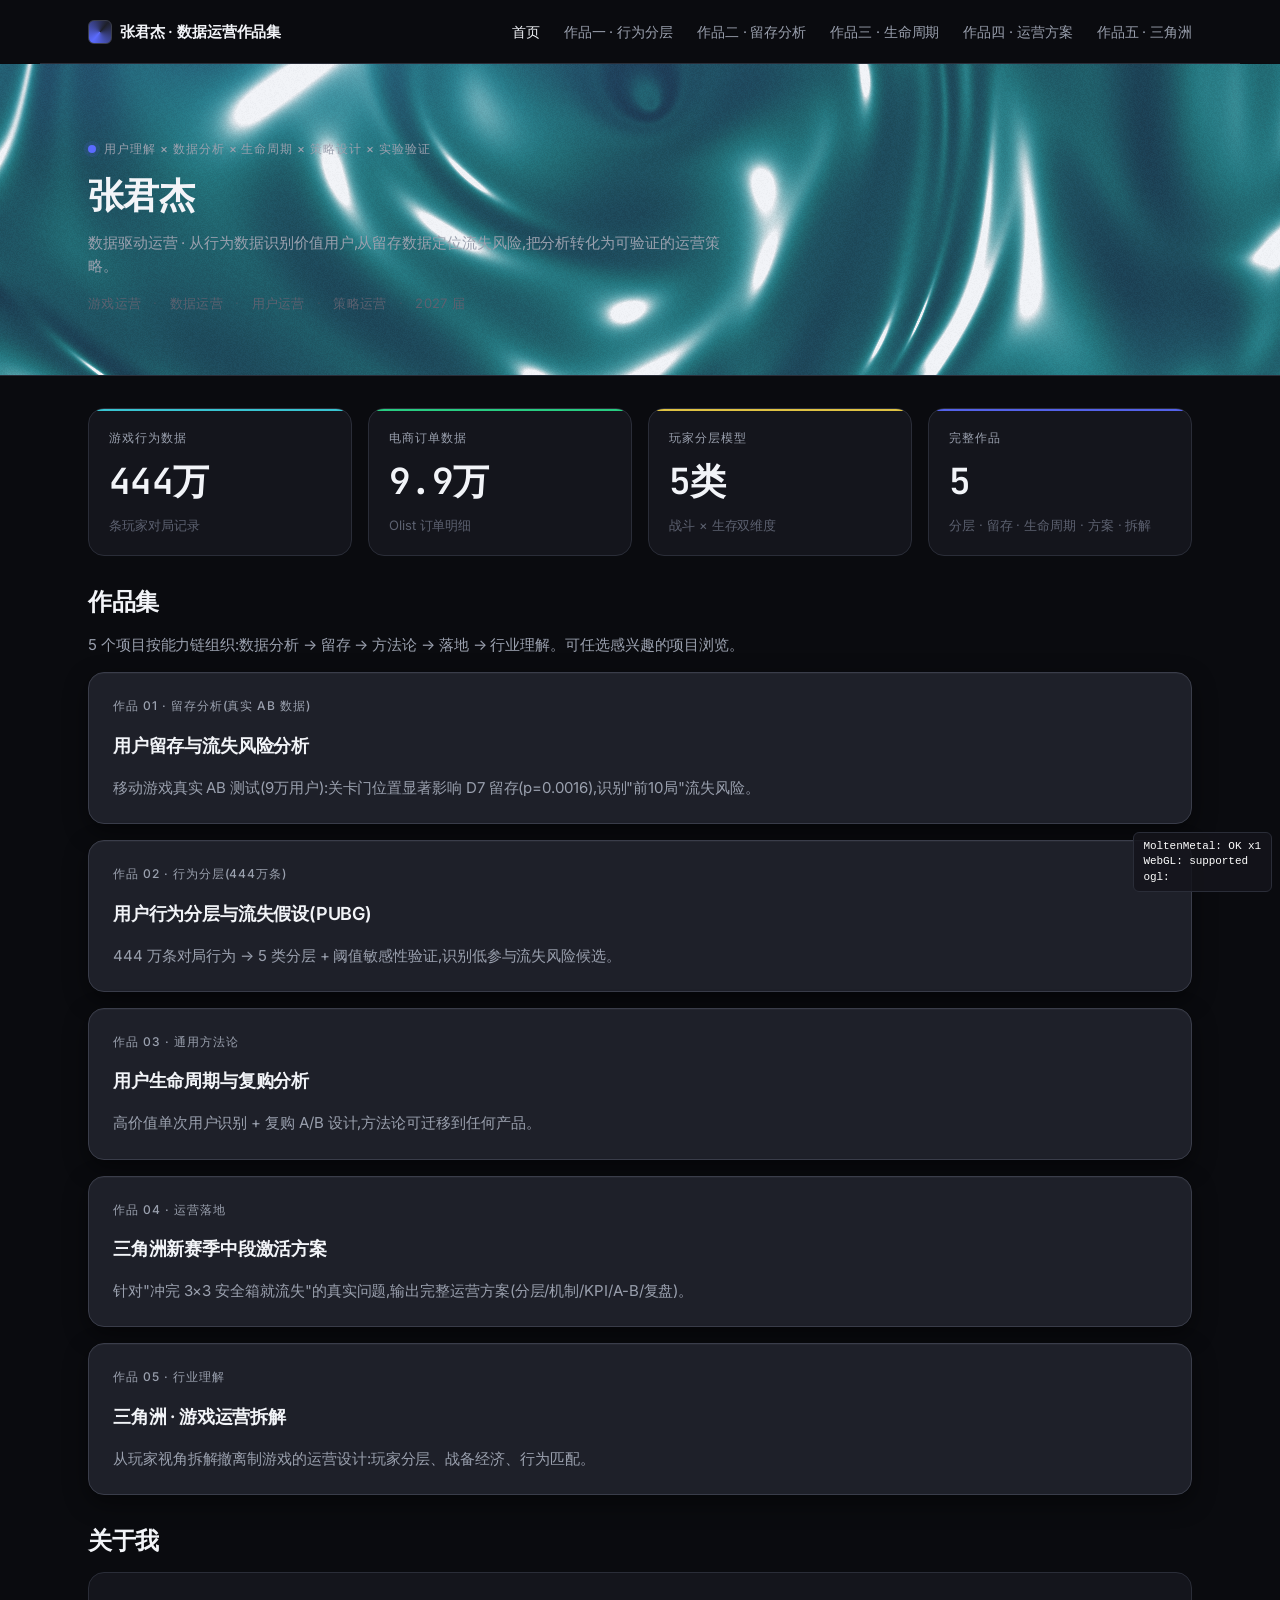
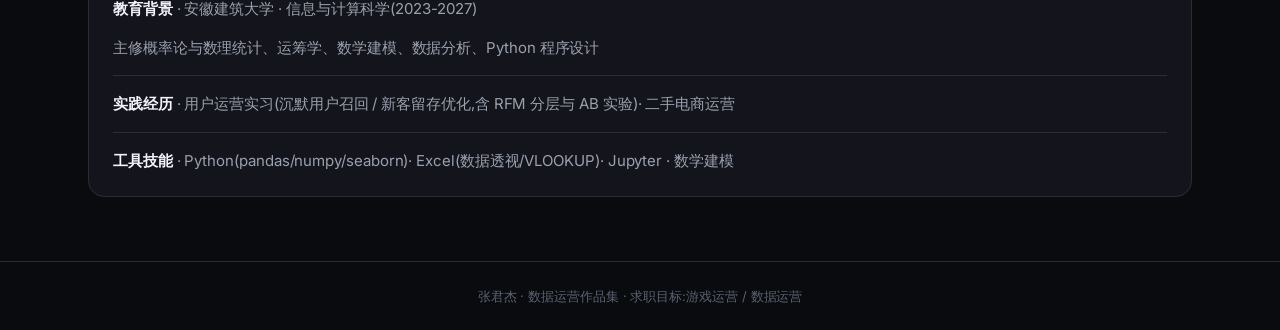
<file: index.html>
<!DOCTYPE html>
<html lang="zh-CN">
<head>
<meta charset="UTF-8">
<meta name="viewport" content="width=device-width, initial-scale=1.0">
<title>张君杰 · 数据运营作品集</title>
<link rel="preconnect" href="https://fonts.googleapis.com">
<link rel="preconnect" href="https://fonts.gstatic.com" crossorigin>
<link href="https://fonts.googleapis.com/css2?family=Inter:wght@300;400;500;600;700&family=JetBrains+Mono:wght@400;500;600;700&display=swap" rel="stylesheet">
<link rel="stylesheet" href="css/system.css">
<link rel="stylesheet" href="css/style.css">
</head>
<body>

<!-- 导航(Halo .nav) -->
<nav class="nav container">
  <a class="nav-brand" href="index.html">
    <span class="nav-brand-mark"></span>
    张君杰 · 数据运营作品集
  </a>
  <div class="nav-links">
    <a class="nav-link" href="index.html" aria-current="page">首页</a>
    <a class="nav-link" href="works/pubg.html">作品一 · 行为分层</a>
    <a class="nav-link" href="works/retention.html">作品二 · 留存分析</a>
    <a class="nav-link" href="works/olist.html">作品三 · 生命周期</a>
    <a class="nav-link" href="works/ops-plan.html">作品四 · 运营方案</a>
    <a class="nav-link" href="works/delta.html">作品五 · 三角洲</a>
  </div>
</nav>

<!-- Hero(带 MoltenMetal 背景) -->
<header class="hero molten-hero" data-color1="#5B6BFF" data-color2="#3DD7E5" data-color3="#F2F4F8" data-opacity="1.0">
  <div class="molten-canvas-layer"></div>
  <div class="container">
    <p class="eyebrow" style="margin-bottom:16px;">用户理解 × 数据分析 × 生命周期 × 策略设计 × 实验验证</p>
    <h1>张君杰</h1>
    <p class="subtitle">数据驱动运营 · 从行为数据识别价值用户,从留存数据定位流失风险,把分析转化为可验证的运营策略。</p>
    <p class="tagline">游戏运营 <span>·</span> 数据运营 <span>·</span> 用户运营 <span>·</span> 策略运营 <span>·</span> 2027 届</p>
  </div>
</header>

<div class="container">

  <!-- KPI: stat-tile 签名组件 -->
  <div class="grid-4" style="margin:var(--space-8) 0;">
    <div class="stat-tile" data-tone="info">
      <div class="stat-head">
        <span class="stat-eyebrow">游戏行为数据</span>
      </div>
      <div class="stat-value">444万</div>
      <div class="stat-foot">条玩家对局记录</div>
    </div>
    <div class="stat-tile" data-tone="success">
      <div class="stat-head">
        <span class="stat-eyebrow">电商订单数据</span>
      </div>
      <div class="stat-value">9.9万</div>
      <div class="stat-foot">Olist 订单明细</div>
    </div>
    <div class="stat-tile" data-tone="warning">
      <div class="stat-head">
        <span class="stat-eyebrow">玩家分层模型</span>
      </div>
      <div class="stat-value">5类</div>
      <div class="stat-foot">战斗 × 生存双维度</div>
    </div>
    <div class="stat-tile">
      <div class="stat-head">
        <span class="stat-eyebrow">完整作品</span>
      </div>
      <div class="stat-value">5</div>
      <div class="stat-foot">分层 · 留存 · 生命周期 · 方案 · 拆解</div>
    </div>
  </div>

  <!-- 作品集 -->
  <section>
    <h2 class="t-headline-md" style="margin:var(--space-8) 0 var(--space-4);">作品集</h2>
    <p class="t-body-md" style="margin-bottom:var(--space-4); color:var(--color-text-secondary);">5 个项目按能力链组织:数据分析 → 留存 → 方法论 → 落地 → 行业理解。可任选感兴趣的项目浏览。</p>
    <div class="stack" style="gap:var(--space-4);">

      <a class="card card-elevated" href="works/retention.html" style="text-decoration:none;">
        <span class="card-eyebrow">作品 01 · 留存分析(真实 AB 数据)</span>
        <h3 class="card-title">用户留存与流失风险分析</h3>
        <p class="card-body">移动游戏真实 AB 测试(9万用户):关卡门位置显著影响 D7 留存(p=0.0016),识别"前10局"流失风险。</p>
      </a>

      <a class="card card-elevated" href="works/pubg.html" style="text-decoration:none;">
        <span class="card-eyebrow">作品 02 · 行为分层(444万条)</span>
        <h3 class="card-title">用户行为分层与流失假设(PUBG)</h3>
        <p class="card-body">444 万条对局行为 → 5 类分层 + 阈值敏感性验证,识别低参与流失风险候选。</p>
      </a>

      <a class="card card-elevated" href="works/olist.html" style="text-decoration:none;">
        <span class="card-eyebrow">作品 03 · 通用方法论</span>
        <h3 class="card-title">用户生命周期与复购分析</h3>
        <p class="card-body">高价值单次用户识别 + 复购 A/B 设计,方法论可迁移到任何产品。</p>
      </a>

      <a class="card card-elevated" href="works/ops-plan.html" style="text-decoration:none;">
        <span class="card-eyebrow">作品 04 · 运营落地</span>
        <h3 class="card-title">三角洲新赛季中段激活方案</h3>
        <p class="card-body">针对"冲完 3×3 安全箱就流失"的真实问题,输出完整运营方案(分层/机制/KPI/A-B/复盘)。</p>
      </a>

      <a class="card card-elevated" href="works/delta.html" style="text-decoration:none;">
        <span class="card-eyebrow">作品 05 · 行业理解</span>
        <h3 class="card-title">三角洲 · 游戏运营拆解</h3>
        <p class="card-body">从玩家视角拆解撤离制游戏的运营设计:玩家分层、战备经济、行为匹配。</p>
      </a>

    </div>
  </section>

  <!-- 关于我 -->
  <section style="margin:var(--space-8) 0;">
    <h2 class="t-headline-md" style="margin-bottom:var(--space-4);">关于我</h2>
    <div class="card">
      <p class="card-body"><strong class="t-primary">教育背景</strong> · 安徽建筑大学 · 信息与计算科学(2023-2027)</p>
      <p class="card-body">主修概率论与数理统计、运筹学、数学建模、数据分析、Python 程序设计</p>
      <div class="divider"></div>
      <p class="card-body"><strong class="t-primary">实践经历</strong> · 用户运营实习(沉默用户召回 / 新客留存优化,含 RFM 分层与 AB 实验)· 二手电商运营</p>
      <div class="divider"></div>
      <p class="card-body"><strong class="t-primary">工具技能</strong> · Python(pandas/numpy/seaborn)· Excel(数据透视/VLOOKUP)· Jupyter · 数学建模</p>
    </div>
  </section>

</div>

<footer>张君杰 · 数据运营作品集 · 求职目标:游戏运营 / 数据运营</footer>

<!-- MoltenMetal 背景:ogl 本地化,不依赖 CDN -->
<script type="importmap">
{
  "imports": {
    "ogl": "./js/ogl/index.js"
  }
}
</script>
<script type="module">
  import { initMolten } from './js/molten-init.js';
  initMolten();
</script>

</body>
</html>
</file>
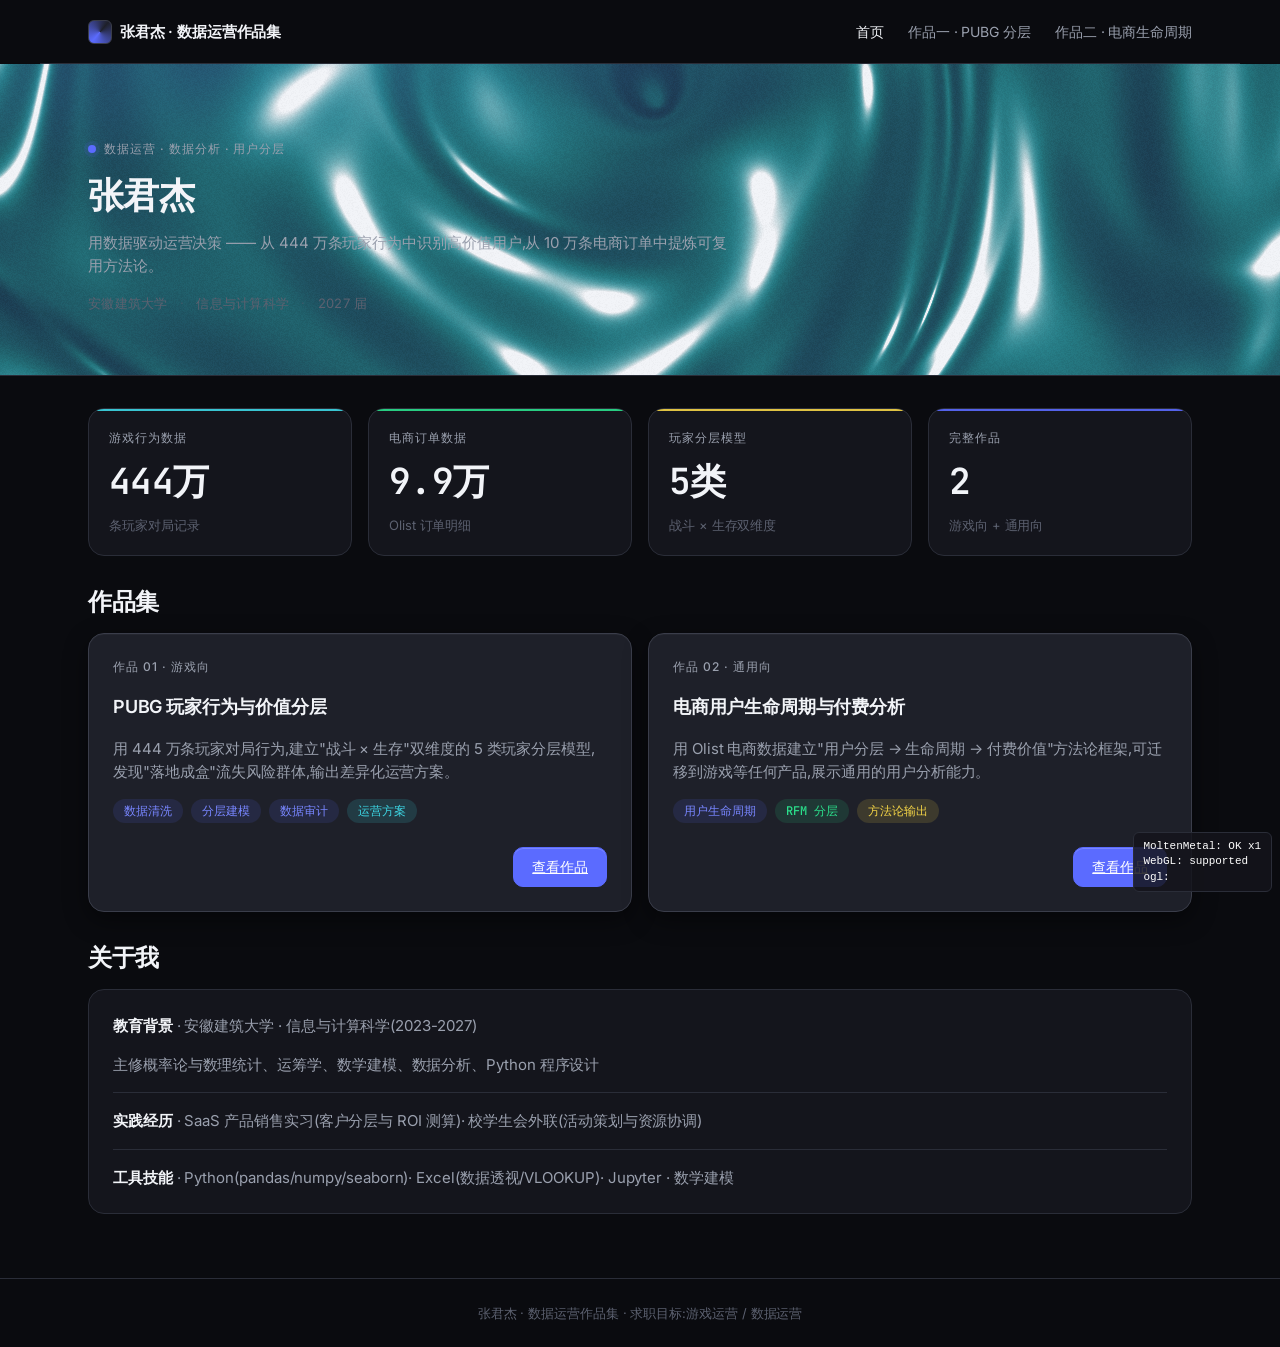
<file: website/index.html>
<!DOCTYPE html>
<html lang="zh-CN">
<head>
<meta charset="UTF-8">
<meta name="viewport" content="width=device-width, initial-scale=1.0">
<title>张君杰 · 数据运营作品集</title>
<link rel="preconnect" href="https://fonts.googleapis.com">
<link rel="preconnect" href="https://fonts.gstatic.com" crossorigin>
<link href="https://fonts.googleapis.com/css2?family=Inter:wght@300;400;500;600;700&family=JetBrains+Mono:wght@400;500;600;700&display=swap" rel="stylesheet">
<link rel="stylesheet" href="css/system.css">
<link rel="stylesheet" href="css/style.css">
</head>
<body>

<!-- 导航(Halo .nav) -->
<nav class="nav container">
  <a class="nav-brand" href="index.html">
    <span class="nav-brand-mark"></span>
    张君杰 · 数据运营作品集
  </a>
  <div class="nav-links">
    <a class="nav-link" href="index.html" aria-current="page">首页</a>
    <a class="nav-link" href="works/pubg.html">作品一 · PUBG 分层</a>
    <a class="nav-link" href="works/olist.html">作品二 · 电商生命周期</a>
  </div>
</nav>

<!-- Hero(带 MoltenMetal 背景) -->
<header class="hero molten-hero" data-color1="#5B6BFF" data-color2="#3DD7E5" data-color3="#F2F4F8" data-opacity="1.0">
  <div class="molten-canvas-layer"></div>
  <div class="container">
    <p class="eyebrow" style="margin-bottom:16px;">数据运营 · 数据分析 · 用户分层</p>
    <h1>张君杰</h1>
    <p class="subtitle">用数据驱动运营决策 —— 从 444 万条玩家行为中识别高价值用户,从 10 万条电商订单中提炼可复用方法论。</p>
    <p class="tagline">安徽建筑大学 <span>·</span> 信息与计算科学 <span>·</span> 2027 届</p>
  </div>
</header>

<div class="container">

  <!-- KPI: stat-tile 签名组件 -->
  <div class="grid-4" style="margin:var(--space-8) 0;">
    <div class="stat-tile" data-tone="info">
      <div class="stat-head">
        <span class="stat-eyebrow">游戏行为数据</span>
      </div>
      <div class="stat-value">444万</div>
      <div class="stat-foot">条玩家对局记录</div>
    </div>
    <div class="stat-tile" data-tone="success">
      <div class="stat-head">
        <span class="stat-eyebrow">电商订单数据</span>
      </div>
      <div class="stat-value">9.9万</div>
      <div class="stat-foot">Olist 订单明细</div>
    </div>
    <div class="stat-tile" data-tone="warning">
      <div class="stat-head">
        <span class="stat-eyebrow">玩家分层模型</span>
      </div>
      <div class="stat-value">5类</div>
      <div class="stat-foot">战斗 × 生存双维度</div>
    </div>
    <div class="stat-tile">
      <div class="stat-head">
        <span class="stat-eyebrow">完整作品</span>
      </div>
      <div class="stat-value">2</div>
      <div class="stat-foot">游戏向 + 通用向</div>
    </div>
  </div>

  <!-- 作品网格 -->
  <section>
    <h2 class="t-headline-md" style="margin:var(--space-8) 0 var(--space-4);">作品集</h2>
    <div class="grid-2">

      <div class="card card-elevated">
        <span class="card-eyebrow">作品 01 · 游戏向</span>
        <h3 class="card-title">PUBG 玩家行为与价值分层</h3>
        <p class="card-body">用 444 万条玩家对局行为,建立"战斗 × 生存"双维度的 5 类玩家分层模型,发现"落地成盒"流失风险群体,输出差异化运营方案。</p>
        <div class="row" style="flex-wrap:wrap;gap:var(--space-2);">
          <span class="chip">数据清洗</span>
          <span class="chip">分层建模</span>
          <span class="chip">数据审计</span>
          <span class="chip" data-tone="info">运营方案</span>
        </div>
        <div class="card-footer">
          <a class="btn btn-primary" href="works/pubg.html">查看作品</a>
        </div>
      </div>

      <div class="card card-elevated">
        <span class="card-eyebrow">作品 02 · 通用向</span>
        <h3 class="card-title">电商用户生命周期与付费分析</h3>
        <p class="card-body">用 Olist 电商数据建立"用户分层 → 生命周期 → 付费价值"方法论框架,可迁移到游戏等任何产品,展示通用的用户分析能力。</p>
        <div class="row" style="flex-wrap:wrap;gap:var(--space-2);">
          <span class="chip">用户生命周期</span>
          <span class="chip" data-tone="success">RFM 分层</span>
          <span class="chip" data-tone="warning">方法论输出</span>
        </div>
        <div class="card-footer">
          <a class="btn btn-primary" href="works/olist.html">查看作品</a>
        </div>
      </div>

    </div>
  </section>

  <!-- 关于我 -->
  <section style="margin:var(--space-8) 0;">
    <h2 class="t-headline-md" style="margin-bottom:var(--space-4);">关于我</h2>
    <div class="card">
      <p class="card-body"><strong class="t-primary">教育背景</strong> · 安徽建筑大学 · 信息与计算科学(2023-2027)</p>
      <p class="card-body">主修概率论与数理统计、运筹学、数学建模、数据分析、Python 程序设计</p>
      <div class="divider"></div>
      <p class="card-body"><strong class="t-primary">实践经历</strong> · SaaS 产品销售实习(客户分层与 ROI 测算)· 校学生会外联(活动策划与资源协调)</p>
      <div class="divider"></div>
      <p class="card-body"><strong class="t-primary">工具技能</strong> · Python(pandas/numpy/seaborn)· Excel(数据透视/VLOOKUP)· Jupyter · 数学建模</p>
    </div>
  </section>

</div>

<footer>张君杰 · 数据运营作品集 · 求职目标:游戏运营 / 数据运营</footer>

<!-- MoltenMetal 背景:ogl 本地化,不依赖 CDN -->
<script type="importmap">
{
  "imports": {
    "ogl": "./js/ogl/index.js"
  }
}
</script>
<script type="module">
  import { initMolten } from './js/molten-init.js';
  initMolten();
</script>

</body>
</html>
</file>
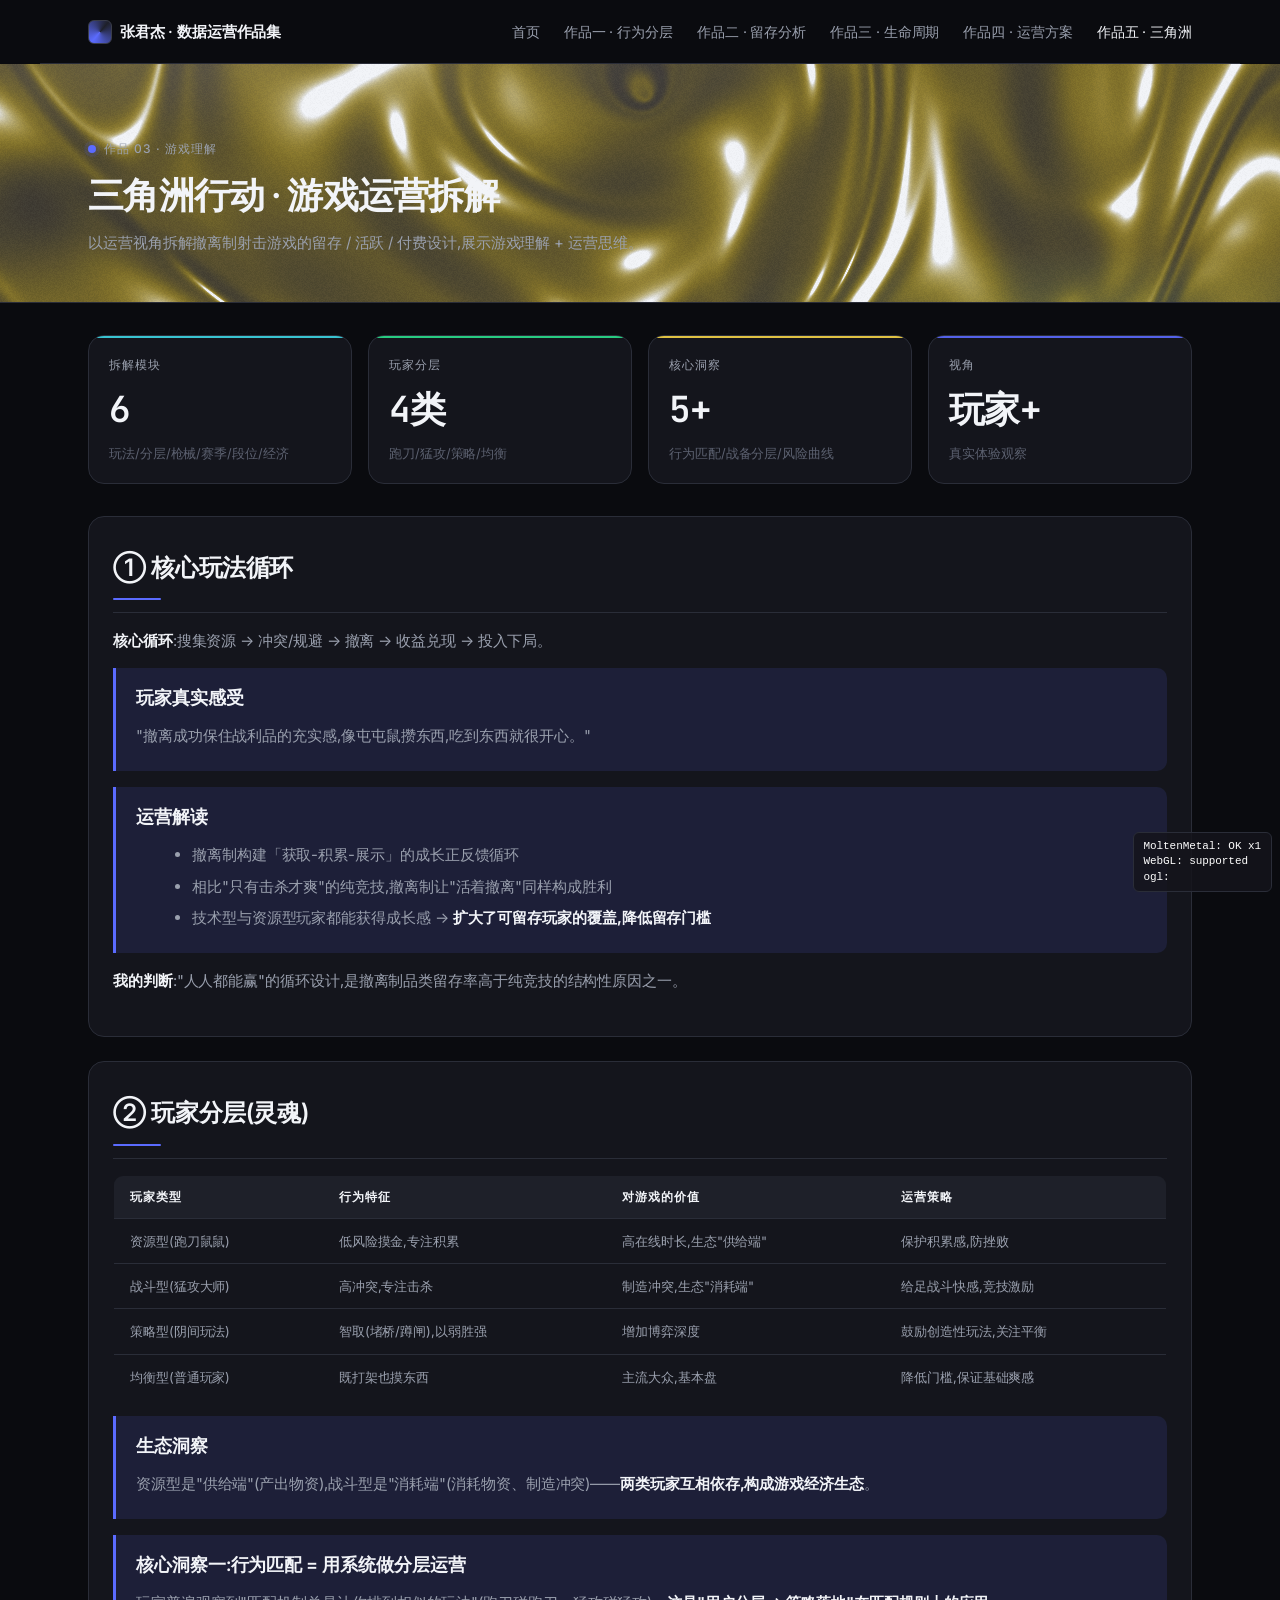
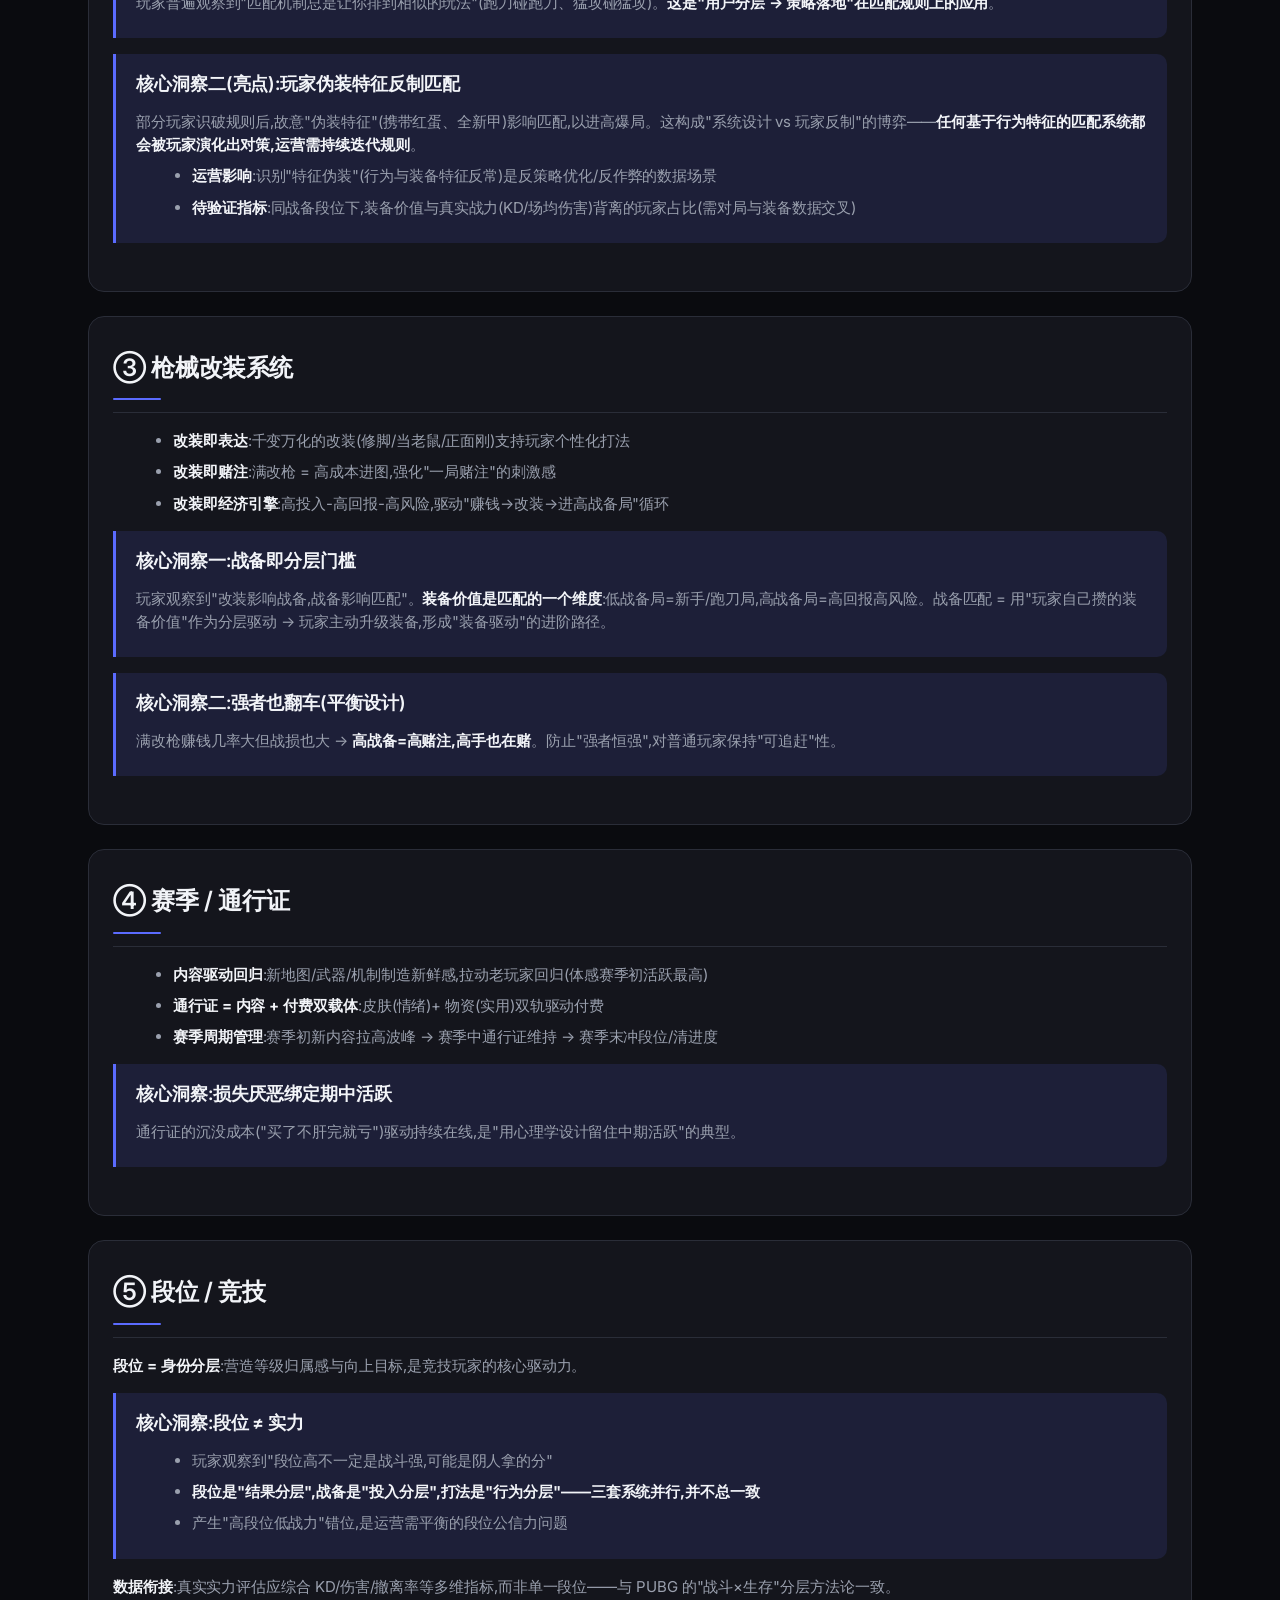
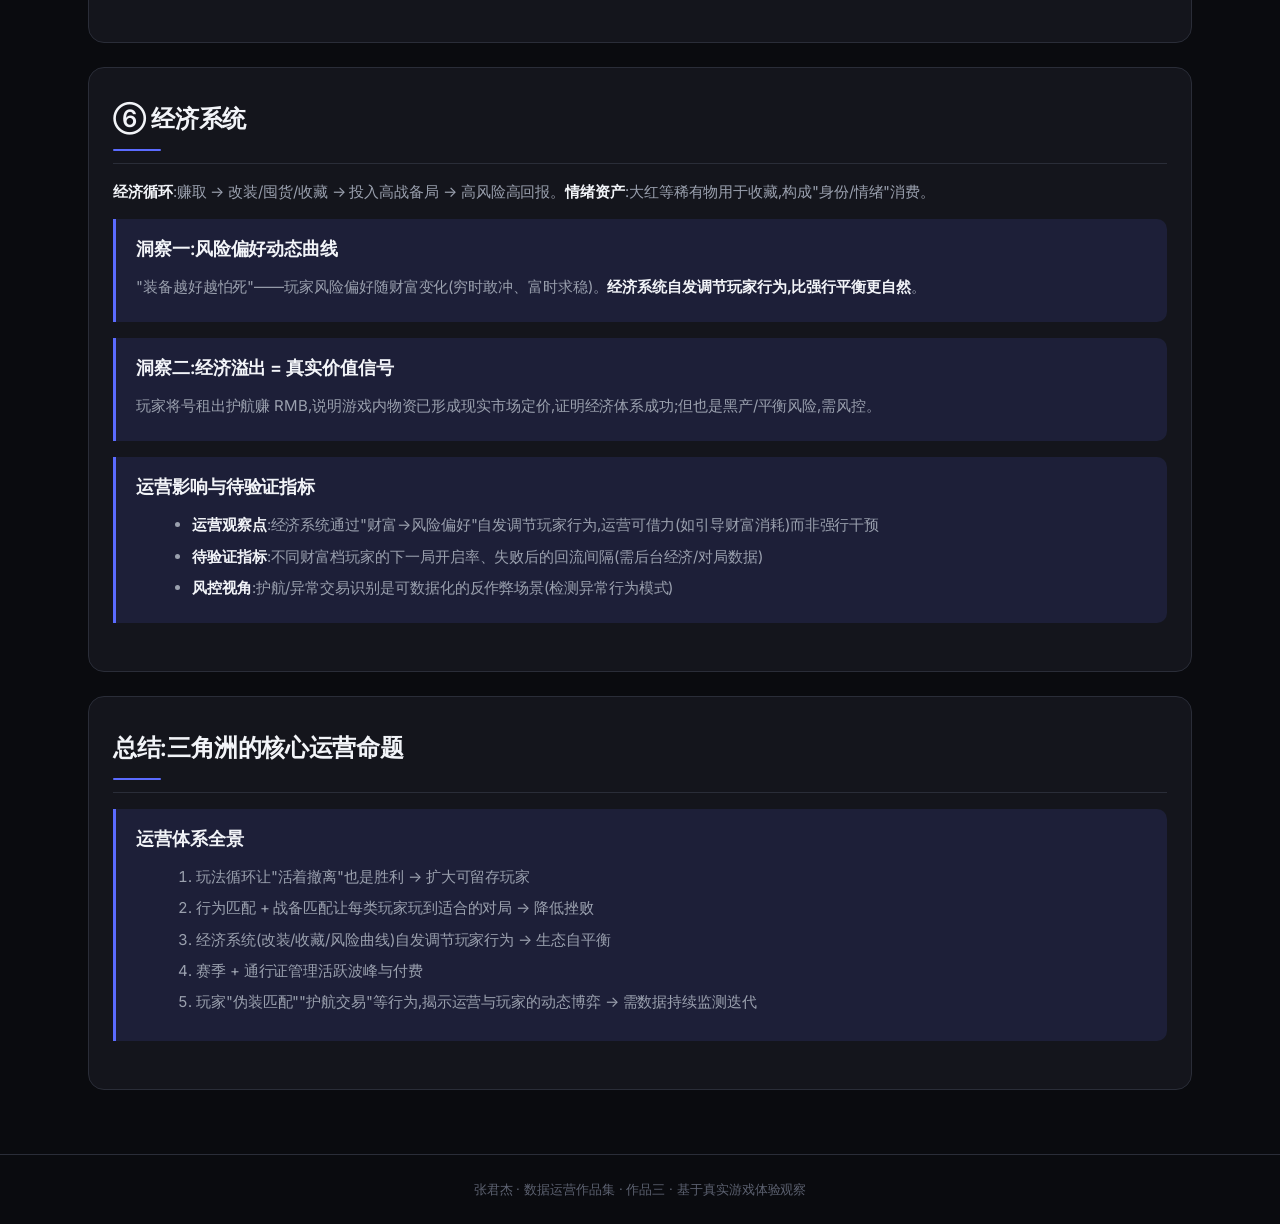
<file: works/delta.html>
<!DOCTYPE html>
<html lang="zh-CN">
<head>
<meta charset="UTF-8">
<meta name="viewport" content="width=device-width, initial-scale=1.0">
<title>作品三 · 三角洲行动游戏运营拆解</title>
<link rel="preconnect" href="https://fonts.googleapis.com">
<link rel="preconnect" href="https://fonts.gstatic.com" crossorigin>
<link href="https://fonts.googleapis.com/css2?family=Inter:wght@300;400;500;600;700&family=JetBrains+Mono:wght@400;500;600;700&display=swap" rel="stylesheet">
<link rel="stylesheet" href="../css/system.css">
<link rel="stylesheet" href="../css/style.css">
</head>
<body>

<nav class="nav container">
  <a class="nav-brand" href="../index.html">
    <span class="nav-brand-mark"></span>
    张君杰 · 数据运营作品集
  </a>
  <div class="nav-links">
    <a class="nav-link" href="../index.html">首页</a>
    <a class="nav-link" href="pubg.html">作品一 · 行为分层</a>
    <a class="nav-link" href="retention.html">作品二 · 留存分析</a>
    <a class="nav-link" href="olist.html">作品三 · 生命周期</a>
    <a class="nav-link" href="ops-plan.html">作品四 · 运营方案</a>
    <a class="nav-link" href="delta.html" aria-current="page">作品五 · 三角洲</a>
  </div>
</nav>

<header class="hero molten-hero" data-color1="#5B6BFF" data-color2="#F5D547" data-color3="#F2F4F8" data-opacity="1.0">
  <div class="molten-canvas-layer"></div>
  <div class="container">
    <p class="eyebrow" style="margin-bottom:16px;">作品 03 · 游戏理解</p>
    <h1>三角洲行动 · 游戏运营拆解</h1>
    <p class="subtitle">以运营视角拆解撤离制射击游戏的留存 / 活跃 / 付费设计,展示游戏理解 + 运营思维。</p>
  </div>
</header>

<div class="container">

  <!-- KPI -->
  <div class="grid-4" style="margin:var(--space-8) 0;">
    <div class="stat-tile" data-tone="info">
      <div class="stat-head"><span class="stat-eyebrow">拆解模块</span></div>
      <div class="stat-value">6</div>
      <div class="stat-foot">玩法/分层/枪械/赛季/段位/经济</div>
    </div>
    <div class="stat-tile" data-tone="success">
      <div class="stat-head"><span class="stat-eyebrow">玩家分层</span></div>
      <div class="stat-value">4类</div>
      <div class="stat-foot">跑刀/猛攻/策略/均衡</div>
    </div>
    <div class="stat-tile" data-tone="warning">
      <div class="stat-head"><span class="stat-eyebrow">核心洞察</span></div>
      <div class="stat-value">5+</div>
      <div class="stat-foot">行为匹配/战备分层/风险曲线</div>
    </div>
    <div class="stat-tile">
      <div class="stat-head"><span class="stat-eyebrow">视角</span></div>
      <div class="stat-value">玩家+</div>
      <div class="stat-foot">真实体验观察</div>
    </div>
  </div>

  <!-- ① 核心玩法循环 -->
  <section class="chart-card">
    <h2>① 核心玩法循环</h2>
    <p><strong>核心循环</strong>:搜集资源 → 冲突/规避 → 撤离 → 收益兑现 → 投入下局。</p>
    <div class="action-plan">
      <div class="plan-title">玩家真实感受</div>
      <p>"撤离成功保住战利品的充实感,像屯屯鼠攒东西,吃到东西就很开心。"</p>
    </div>
    <div class="action-plan">
      <div class="plan-title">运营解读</div>
      <ul>
        <li>撤离制构建「获取-积累-展示」的成长正反馈循环</li>
        <li>相比"只有击杀才爽"的纯竞技,撤离制让"活着撤离"同样构成胜利</li>
        <li>技术型与资源型玩家都能获得成长感 → <strong>扩大了可留存玩家的覆盖,降低留存门槛</strong></li>
      </ul>
    </div>
    <p><strong>我的判断</strong>:"人人都能赢"的循环设计,是撤离制品类留存率高于纯竞技的结构性原因之一。</p>
  </section>

  <!-- ② 玩家分层 -->
  <section class="chart-card">
    <h2>② 玩家分层(灵魂)</h2>
    <table class="data-table">
      <tr><th>玩家类型</th><th>行为特征</th><th>对游戏的价值</th><th>运营策略</th></tr>
      <tr><td>资源型(跑刀鼠鼠)</td><td>低风险摸金,专注积累</td><td>高在线时长,生态"供给端"</td><td>保护积累感,防挫败</td></tr>
      <tr><td>战斗型(猛攻大师)</td><td>高冲突,专注击杀</td><td>制造冲突,生态"消耗端"</td><td>给足战斗快感,竞技激励</td></tr>
      <tr><td>策略型(阴间玩法)</td><td>智取(堵桥/蹲闸),以弱胜强</td><td>增加博弈深度</td><td>鼓励创造性玩法,关注平衡</td></tr>
      <tr><td>均衡型(普通玩家)</td><td>既打架也摸东西</td><td>主流大众,基本盘</td><td>降低门槛,保证基础爽感</td></tr>
    </table>
    <div class="action-plan">
      <div class="plan-title">生态洞察</div>
      <p>资源型是"供给端"(产出物资),战斗型是"消耗端"(消耗物资、制造冲突)——<strong>两类玩家互相依存,构成游戏经济生态</strong>。</p>
    </div>
    <div class="action-plan">
      <div class="plan-title">核心洞察一:行为匹配 = 用系统做分层运营</div>
      <p>玩家普遍观察到"匹配机制总是让你排到相似的玩法"(跑刀碰跑刀、猛攻碰猛攻)。<strong>这是"用户分层 → 策略落地"在匹配规则上的应用</strong>。</p>
    </div>
    <div class="action-plan">
      <div class="plan-title">核心洞察二(亮点):玩家伪装特征反制匹配</div>
      <p>部分玩家识破规则后,故意"伪装特征"(携带红蛋、全新甲)影响匹配,以进高爆局。这构成"系统设计 vs 玩家反制"的博弈——<strong>任何基于行为特征的匹配系统都会被玩家演化出对策,运营需持续迭代规则</strong>。</p>
      <ul style="margin-top:8px;">
        <li><strong>运营影响</strong>:识别"特征伪装"(行为与装备特征反常)是反策略优化/反作弊的数据场景</li>
        <li><strong>待验证指标</strong>:同战备段位下,装备价值与真实战力(KD/场均伤害)背离的玩家占比(需对局与装备数据交叉)</li>
      </ul>
    </div>
  </section>

  <!-- ③ 枪械改装 -->
  <section class="chart-card">
    <h2>③ 枪械改装系统</h2>
    <ul>
      <li><strong>改装即表达</strong>:千变万化的改装(修脚/当老鼠/正面刚)支持玩家个性化打法</li>
      <li><strong>改装即赌注</strong>:满改枪 = 高成本进图,强化"一局赌注"的刺激感</li>
      <li><strong>改装即经济引擎</strong>:高投入-高回报-高风险,驱动"赚钱→改装→进高战备局"循环</li>
    </ul>
    <div class="action-plan">
      <div class="plan-title">核心洞察一:战备即分层门槛</div>
      <p>玩家观察到"改装影响战备,战备影响匹配"。<strong>装备价值是匹配的一个维度</strong>:低战备局=新手/跑刀局,高战备局=高回报高风险。战备匹配 = 用"玩家自己攒的装备价值"作为分层驱动 → 玩家主动升级装备,形成"装备驱动"的进阶路径。</p>
    </div>
    <div class="action-plan">
      <div class="plan-title">核心洞察二:强者也翻车(平衡设计)</div>
      <p>满改枪赚钱几率大但战损也大 → <strong>高战备=高赌注,高手也在赌</strong>。防止"强者恒强",对普通玩家保持"可追赶"性。</p>
    </div>
  </section>

  <!-- ④ 赛季/通行证 -->
  <section class="chart-card">
    <h2>④ 赛季 / 通行证</h2>
    <ul>
      <li><strong>内容驱动回归</strong>:新地图/武器/机制制造新鲜感,拉动老玩家回归(体感赛季初活跃最高)</li>
      <li><strong>通行证 = 内容 + 付费双载体</strong>:皮肤(情绪)+ 物资(实用)双轨驱动付费</li>
      <li><strong>赛季周期管理</strong>:赛季初新内容拉高波峰 → 赛季中通行证维持 → 赛季末冲段位/清进度</li>
    </ul>
    <div class="action-plan">
      <div class="plan-title">核心洞察:损失厌恶绑定期中活跃</div>
      <p>通行证的沉没成本("买了不肝完就亏")驱动持续在线,是"用心理学设计留住中期活跃"的典型。</p>
    </div>
  </section>

  <!-- ⑤ 段位/竞技 -->
  <section class="chart-card">
    <h2>⑤ 段位 / 竞技</h2>
    <p><strong>段位 = 身份分层</strong>:营造等级归属感与向上目标,是竞技玩家的核心驱动力。</p>
    <div class="action-plan">
      <div class="plan-title">核心洞察:段位 ≠ 实力</div>
      <ul>
        <li>玩家观察到"段位高不一定是战斗强,可能是阴人拿的分"</li>
        <li><strong>段位是"结果分层",战备是"投入分层",打法是"行为分层"——三套系统并行,并不总一致</strong></li>
        <li>产生"高段位低战力"错位,是运营需平衡的段位公信力问题</li>
      </ul>
    </div>
    <p><strong>数据衔接</strong>:真实实力评估应综合 KD/伤害/撤离率等多维指标,而非单一段位——与 PUBG 的"战斗×生存"分层方法论一致。</p>
  </section>

  <!-- ⑥ 经济系统 -->
  <section class="chart-card">
    <h2>⑥ 经济系统</h2>
    <p><strong>经济循环</strong>:赚取 → 改装/囤货/收藏 → 投入高战备局 → 高风险高回报。<strong>情绪资产</strong>:大红等稀有物用于收藏,构成"身份/情绪"消费。</p>
    <div class="action-plan">
      <div class="plan-title">洞察一:风险偏好动态曲线</div>
      <p>"装备越好越怕死"——玩家风险偏好随财富变化(穷时敢冲、富时求稳)。<strong>经济系统自发调节玩家行为,比强行平衡更自然</strong>。</p>
    </div>
    <div class="action-plan">
      <div class="plan-title">洞察二:经济溢出 = 真实价值信号</div>
      <p>玩家将号租出护航赚 RMB,说明游戏内物资已形成现实市场定价,证明经济体系成功;但也是黑产/平衡风险,需风控。</p>
    </div>
    <div class="action-plan">
      <div class="plan-title">运营影响与待验证指标</div>
      <ul>
        <li><strong>运营观察点</strong>:经济系统通过"财富→风险偏好"自发调节玩家行为,运营可借力(如引导财富消耗)而非强行干预</li>
        <li><strong>待验证指标</strong>:不同财富档玩家的下一局开启率、失败后的回流间隔(需后台经济/对局数据)</li>
        <li><strong>风控视角</strong>:护航/异常交易识别是可数据化的反作弊场景(检测异常行为模式)</li>
      </ul>
    </div>
  </section>

  <!-- 总结 -->
  <section class="chart-card">
    <h2>总结:三角洲的核心运营命题</h2>
    <div class="action-plan">
      <div class="plan-title">运营体系全景</div>
      <ol>
        <li>玩法循环让"活着撤离"也是胜利 → 扩大可留存玩家</li>
        <li>行为匹配 + 战备匹配让每类玩家玩到适合的对局 → 降低挫败</li>
        <li>经济系统(改装/收藏/风险曲线)自发调节玩家行为 → 生态自平衡</li>
        <li>赛季 + 通行证管理活跃波峰与付费</li>
        <li>玩家"伪装匹配""护航交易"等行为,揭示运营与玩家的动态博弈 → 需数据持续监测迭代</li>
      </ol>
    </div>
  </section>

</div>

<footer>张君杰 · 数据运营作品集 · 作品三 · 基于真实游戏体验观察</footer>

<script type="importmap">
{
  "imports": {
    "ogl": "../js/ogl/index.js"
  }
}
</script>
<script type="module">
  import { initMolten } from '../js/molten-init.js';
  initMolten();
</script>

</body>
</html>
</file>
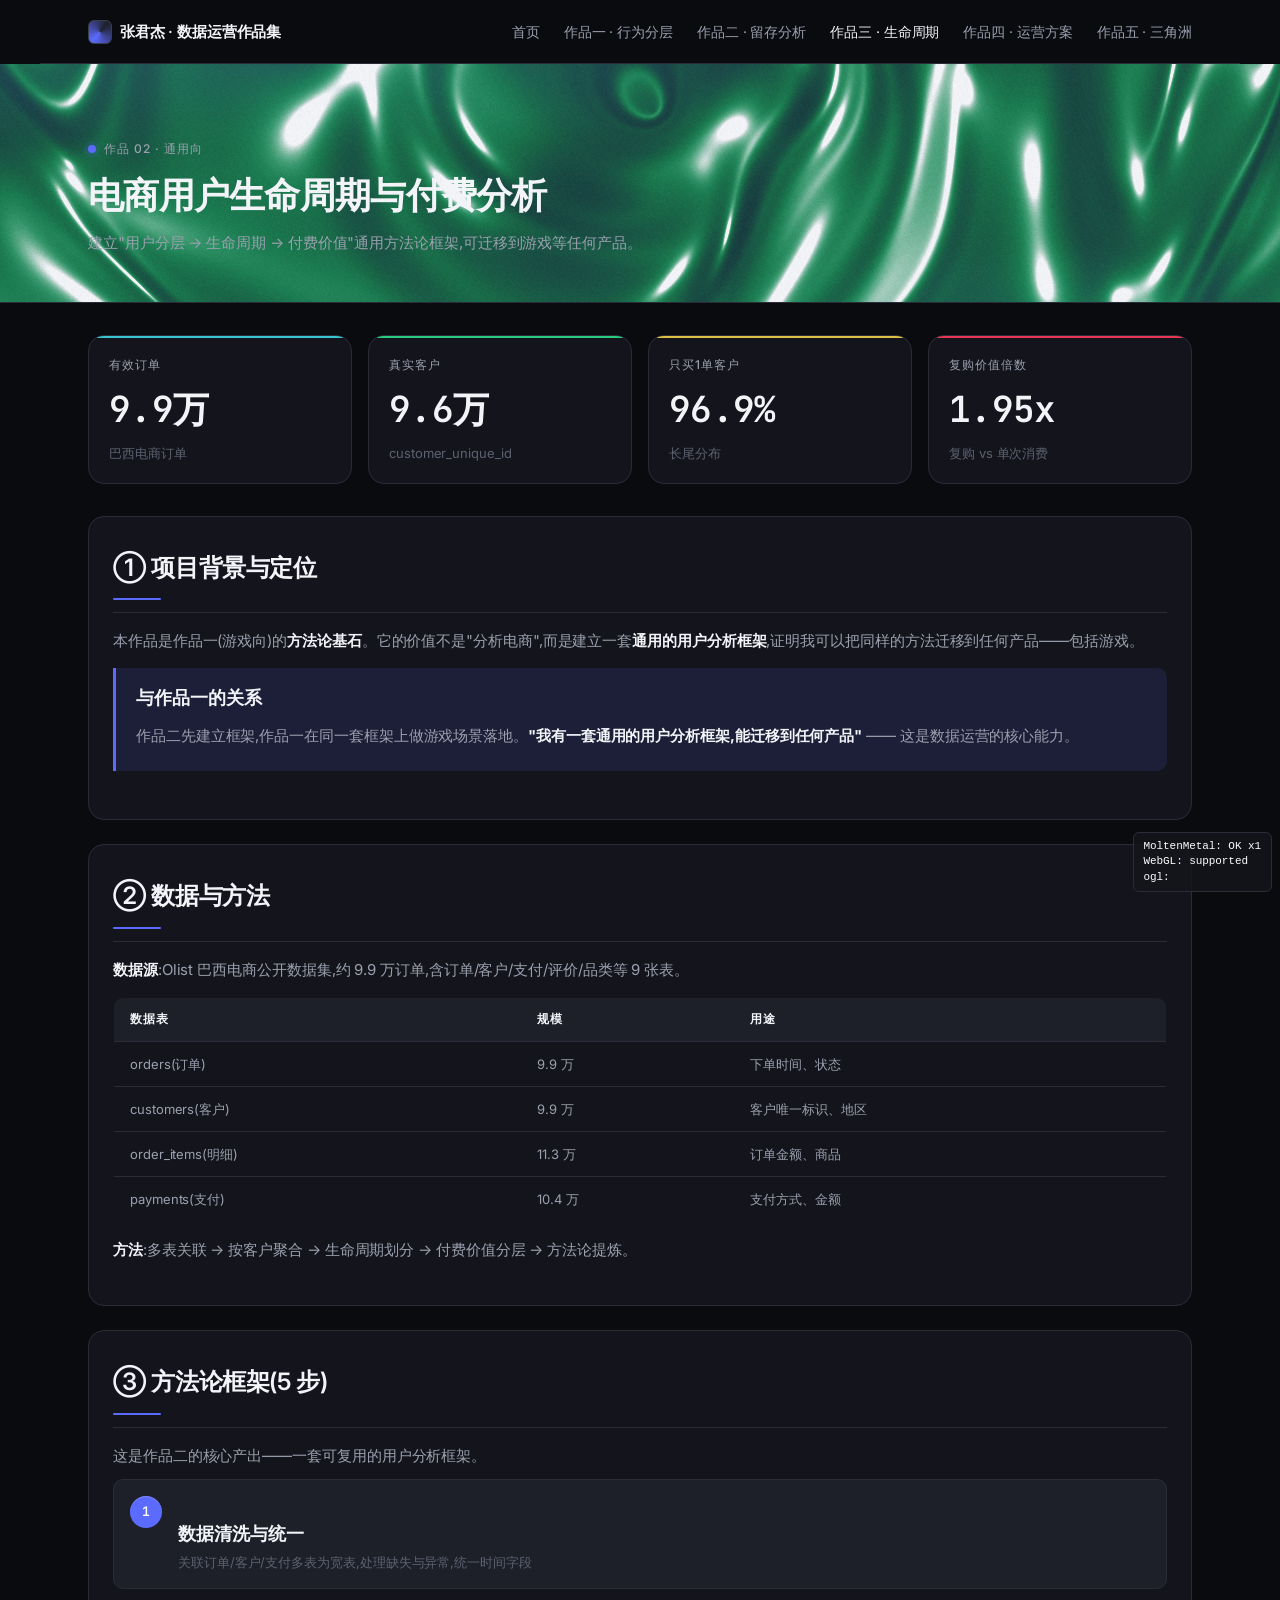
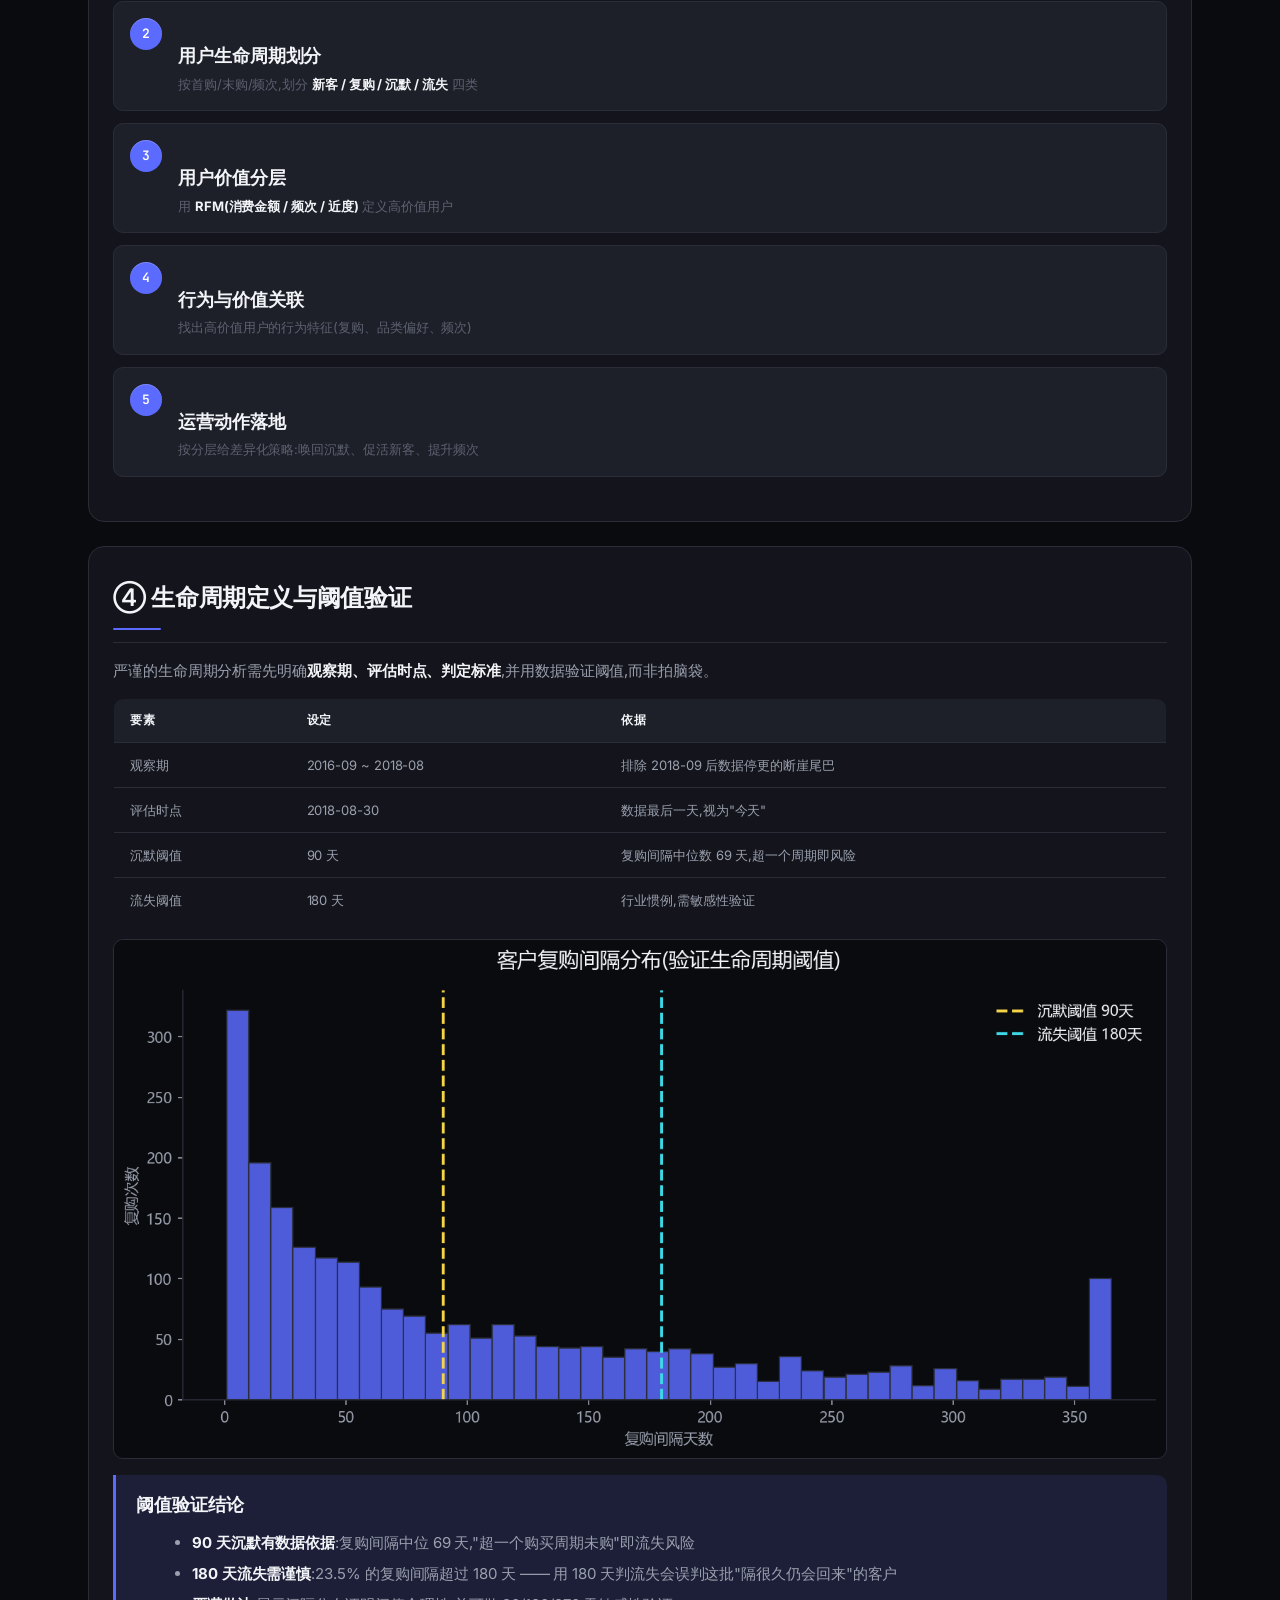
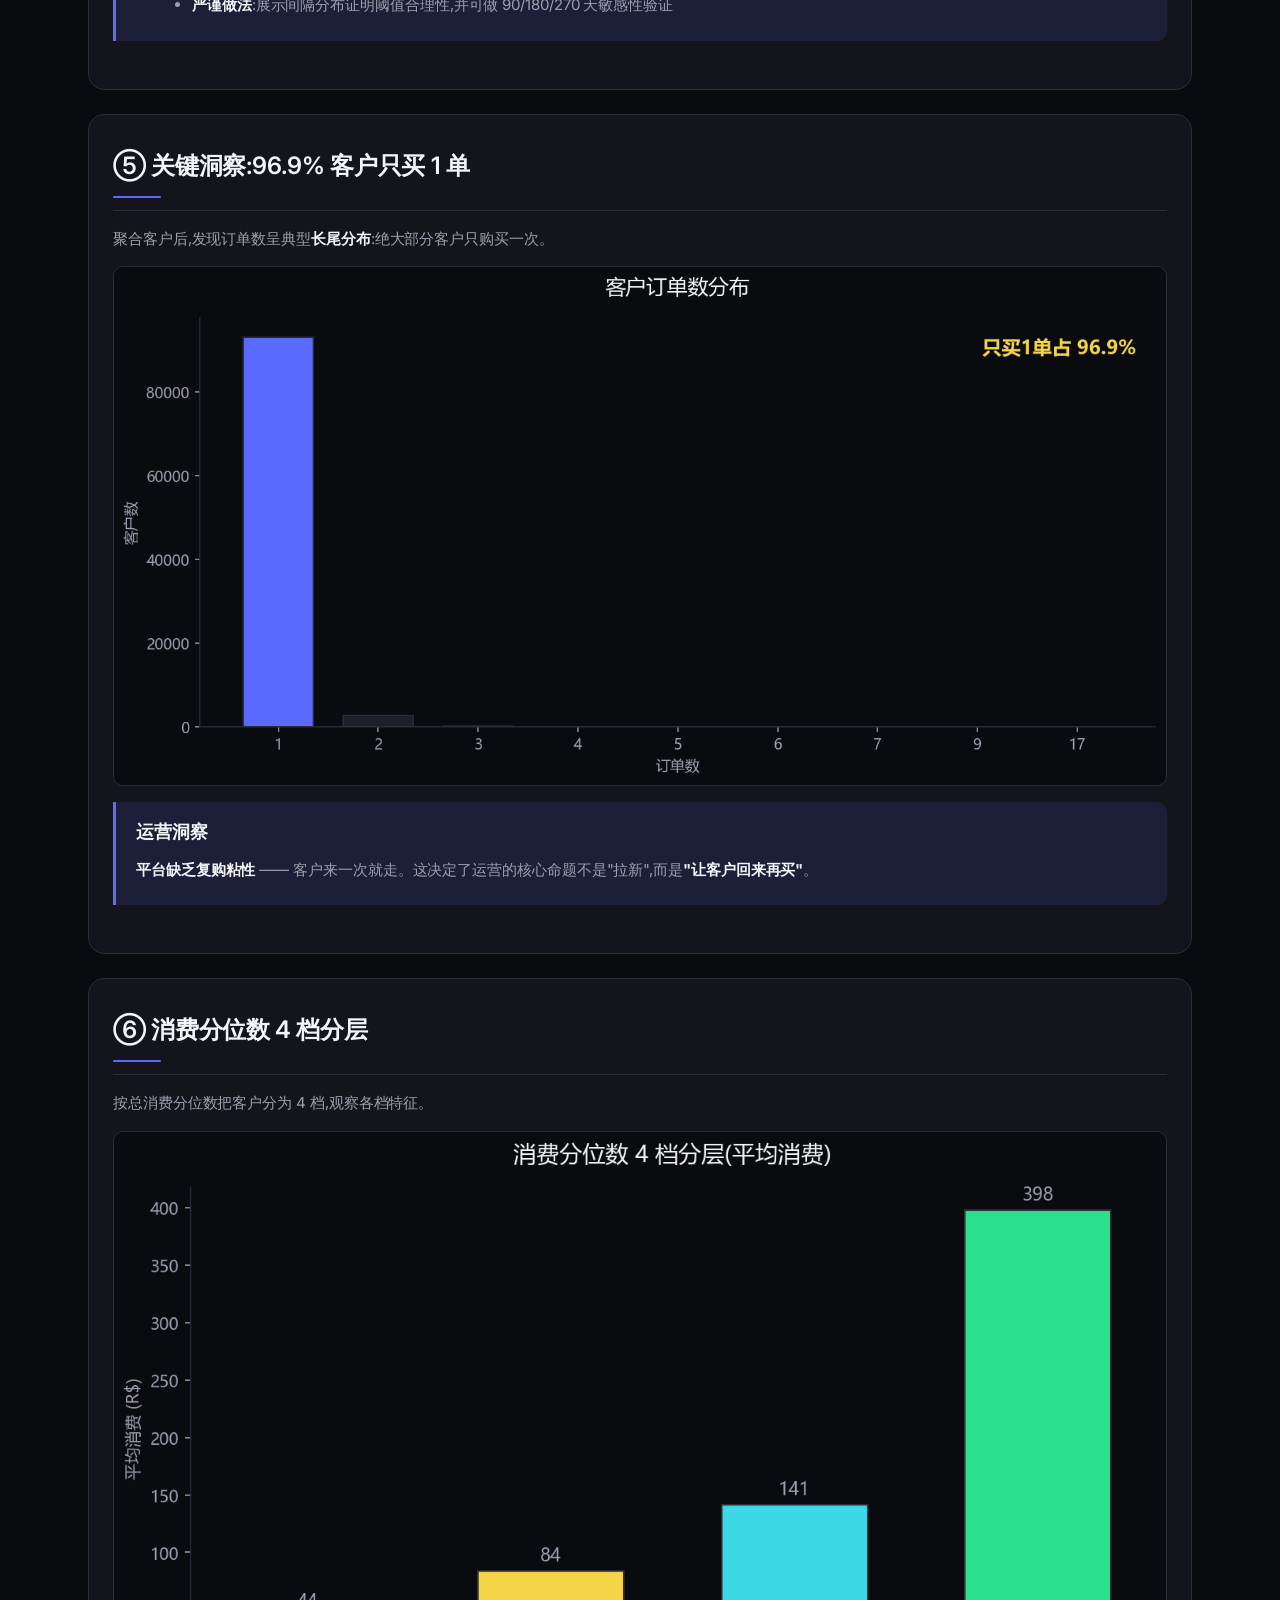
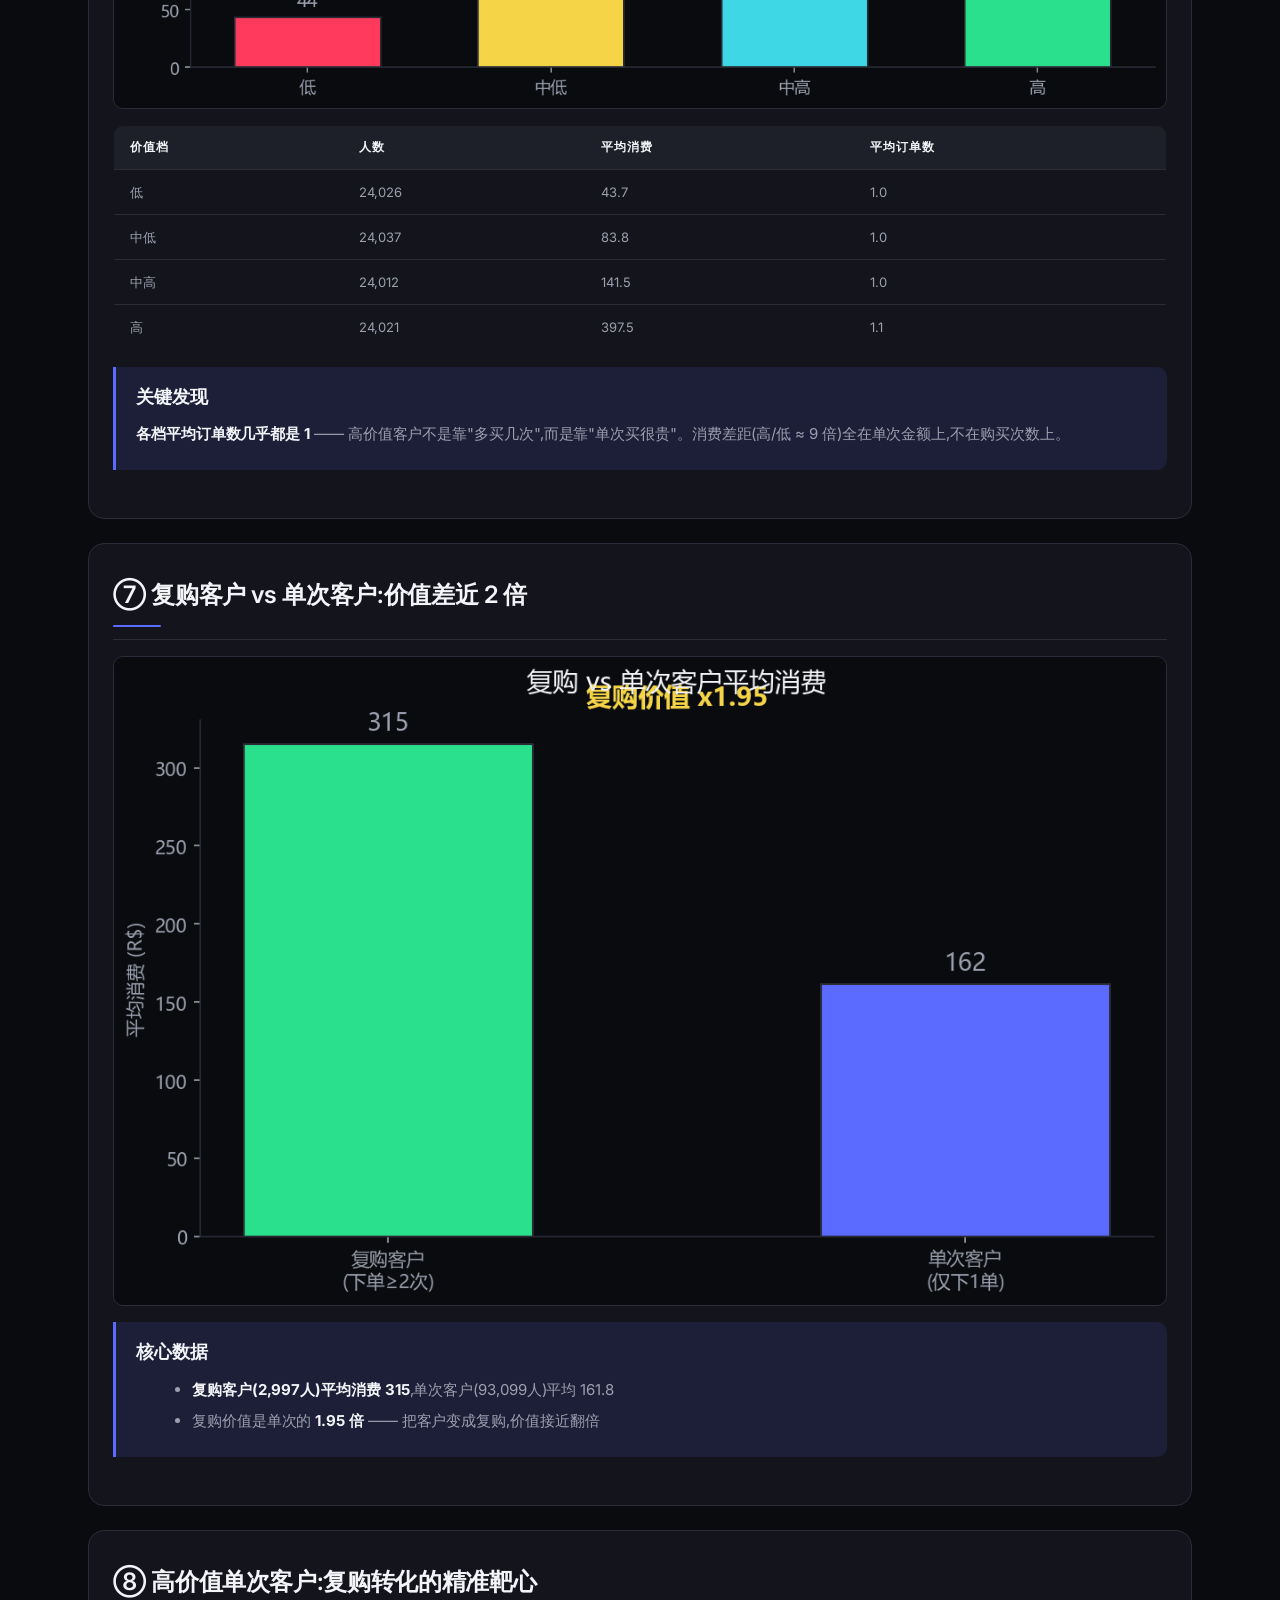
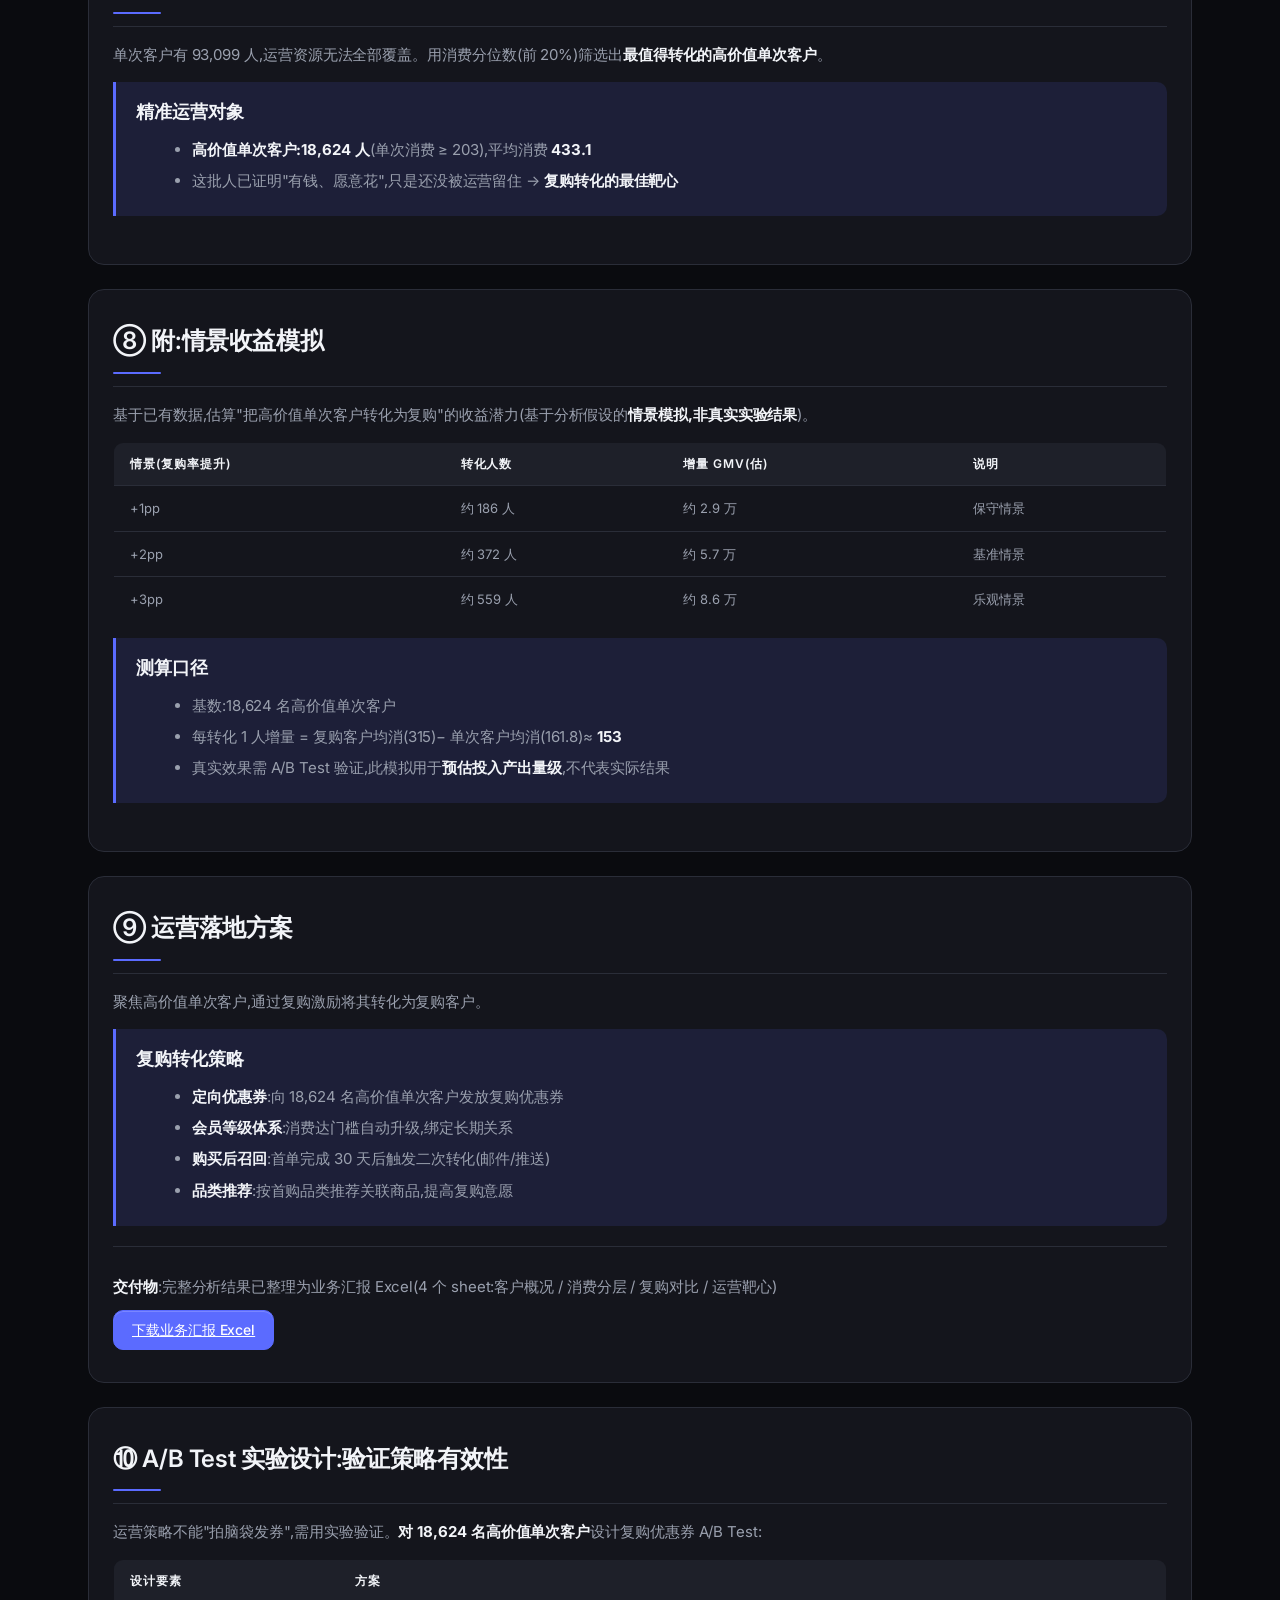
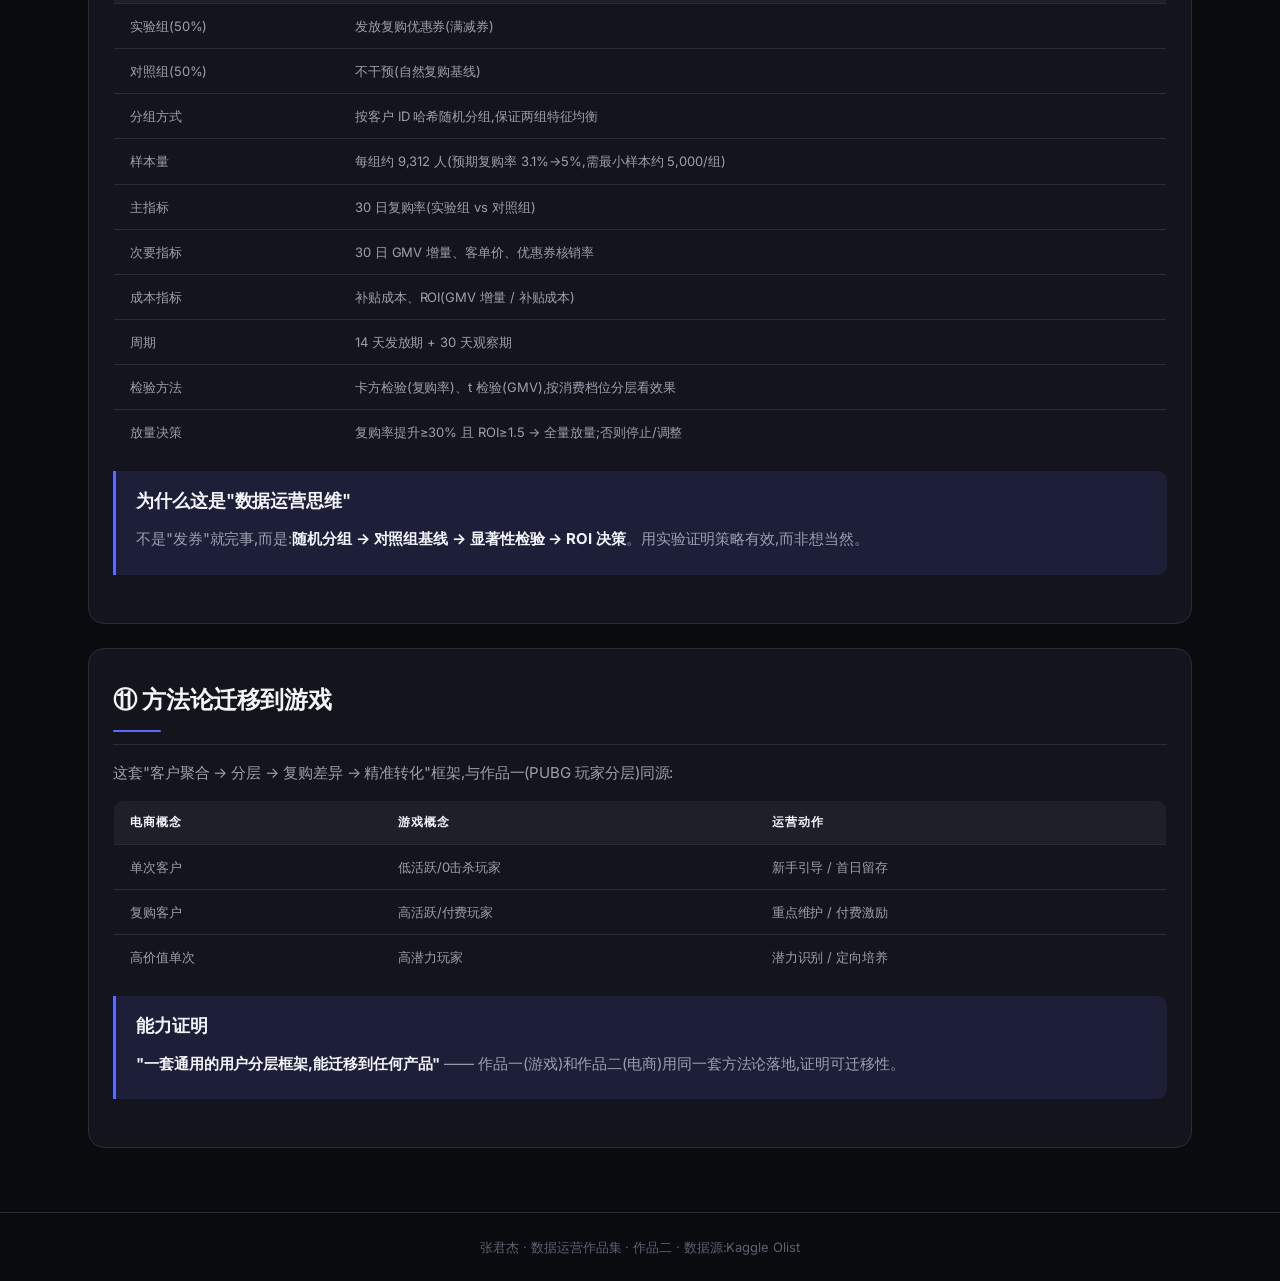
<file: works/olist.html>
<!DOCTYPE html>
<html lang="zh-CN">
<head>
<meta charset="UTF-8">
<meta name="viewport" content="width=device-width, initial-scale=1.0">
<title>作品二 · 电商用户生命周期与付费分析</title>
<link rel="preconnect" href="https://fonts.googleapis.com">
<link rel="preconnect" href="https://fonts.gstatic.com" crossorigin>
<link href="https://fonts.googleapis.com/css2?family=Inter:wght@300;400;500;600;700&family=JetBrains+Mono:wght@400;500;600;700&display=swap" rel="stylesheet">
<link rel="stylesheet" href="../css/system.css">
<link rel="stylesheet" href="../css/style.css">
</head>
<body>

<!-- 导航 -->
<nav class="nav container">
  <a class="nav-brand" href="../index.html">
    <span class="nav-brand-mark"></span>
    张君杰 · 数据运营作品集
  </a>
  <div class="nav-links">
    <a class="nav-link" href="../index.html">首页</a>
    <a class="nav-link" href="pubg.html">作品一 · 行为分层</a>
    <a class="nav-link" href="retention.html">作品二 · 留存分析</a>
    <a class="nav-link" href="olist.html" aria-current="page">作品三 · 生命周期</a>
    <a class="nav-link" href="ops-plan.html">作品四 · 运营方案</a>
    <a class="nav-link" href="delta.html">作品五 · 三角洲</a>
  </div>
</nav>

<!-- Hero(带 MoltenMetal 背景) -->
<header class="hero molten-hero" data-color1="#5B6BFF" data-color2="#2BE08C" data-color3="#F2F4F8" data-opacity="1.0">
  <div class="molten-canvas-layer"></div>
  <div class="container">
    <p class="eyebrow" style="margin-bottom:16px;">作品 02 · 通用向</p>
    <h1>电商用户生命周期与付费分析</h1>
    <p class="subtitle">建立"用户分层 → 生命周期 → 付费价值"通用方法论框架,可迁移到游戏等任何产品。</p>
  </div>
</header>

<div class="container">

  <!-- KPI: stat-tile -->
  <div class="grid-4" style="margin:var(--space-8) 0;">
    <div class="stat-tile" data-tone="info">
      <div class="stat-head"><span class="stat-eyebrow">有效订单</span></div>
      <div class="stat-value">9.9万</div>
      <div class="stat-foot">巴西电商订单</div>
    </div>
    <div class="stat-tile" data-tone="success">
      <div class="stat-head"><span class="stat-eyebrow">真实客户</span></div>
      <div class="stat-value">9.6万</div>
      <div class="stat-foot">customer_unique_id</div>
    </div>
    <div class="stat-tile" data-tone="warning">
      <div class="stat-head"><span class="stat-eyebrow">只买1单客户</span></div>
      <div class="stat-value">96.9%</div>
      <div class="stat-foot">长尾分布</div>
    </div>
    <div class="stat-tile" data-tone="danger">
      <div class="stat-head"><span class="stat-eyebrow">复购价值倍数</span></div>
      <div class="stat-value">1.95x</div>
      <div class="stat-foot">复购 vs 单次消费</div>
    </div>
  </div>

  <!-- ① 项目背景与定位 -->
  <section class="chart-card">
    <h2>① 项目背景与定位</h2>
    <p>本作品是作品一(游戏向)的<strong>方法论基石</strong>。它的价值不是"分析电商",而是建立一套<strong>通用的用户分析框架</strong>,证明我可以把同样的方法迁移到任何产品——包括游戏。</p>
    <div class="action-plan">
      <div class="plan-title">与作品一的关系</div>
      <p>作品二先建立框架,作品一在同一套框架上做游戏场景落地。<strong>"我有一套通用的用户分析框架,能迁移到任何产品"</strong> —— 这是数据运营的核心能力。</p>
    </div>
  </section>

  <!-- ② 数据与方法 -->
  <section class="chart-card">
    <h2>② 数据与方法</h2>
    <p><strong>数据源</strong>:Olist 巴西电商公开数据集,约 9.9 万订单,含订单/客户/支付/评价/品类等 9 张表。</p>
    <table class="data-table">
      <tr><th>数据表</th><th>规模</th><th>用途</th></tr>
      <tr><td>orders(订单)</td><td>9.9 万</td><td>下单时间、状态</td></tr>
      <tr><td>customers(客户)</td><td>9.9 万</td><td>客户唯一标识、地区</td></tr>
      <tr><td>order_items(明细)</td><td>11.3 万</td><td>订单金额、商品</td></tr>
      <tr><td>payments(支付)</td><td>10.4 万</td><td>支付方式、金额</td></tr>
    </table>
    <p><strong>方法</strong>:多表关联 → 按客户聚合 → 生命周期划分 → 付费价值分层 → 方法论提炼。</p>
  </section>

  <!-- ③ 方法论框架 -->
  <section class="chart-card">
    <h2>③ 方法论框架(5 步)</h2>
    <p>这是作品二的核心产出——一套可复用的用户分析框架。</p>

    <div class="method-step">
      <div class="step-num">1</div>
      <div class="step-body"><h4>数据清洗与统一</h4><p>关联订单/客户/支付多表为宽表,处理缺失与异常,统一时间字段</p></div>
    </div>
    <div class="method-step">
      <div class="step-num">2</div>
      <div class="step-body"><h4>用户生命周期划分</h4><p>按首购/末购/频次,划分 <strong>新客 / 复购 / 沉默 / 流失</strong> 四类</p></div>
    </div>
    <div class="method-step">
      <div class="step-num">3</div>
      <div class="step-body"><h4>用户价值分层</h4><p>用 <strong>RFM(消费金额 / 频次 / 近度)</strong> 定义高价值用户</p></div>
    </div>
    <div class="method-step">
      <div class="step-num">4</div>
      <div class="step-body"><h4>行为与价值关联</h4><p>找出高价值用户的行为特征(复购、品类偏好、频次)</p></div>
    </div>
    <div class="method-step">
      <div class="step-num">5</div>
      <div class="step-body"><h4>运营动作落地</h4><p>按分层给差异化策略:唤回沉默、促活新客、提升频次</p></div>
    </div>
  </section>

  <!-- ④ 生命周期定义与验证 -->
  <section class="chart-card">
    <h2>④ 生命周期定义与阈值验证</h2>
    <p>严谨的生命周期分析需先明确<strong>观察期、评估时点、判定标准</strong>,并用数据验证阈值,而非拍脑袋。</p>
    <table class="data-table">
      <tr><th>要素</th><th>设定</th><th>依据</th></tr>
      <tr><td>观察期</td><td>2016-09 ~ 2018-08</td><td>排除 2018-09 后数据停更的断崖尾巴</td></tr>
      <tr><td>评估时点</td><td>2018-08-30</td><td>数据最后一天,视为"今天"</td></tr>
      <tr><td>沉默阈值</td><td>90 天</td><td>复购间隔中位数 69 天,超一个周期即风险</td></tr>
      <tr><td>流失阈值</td><td>180 天</td><td>行业惯例,需敏感性验证</td></tr>
    </table>
    <img src="../assets/04_repeat_interval.png" alt="复购间隔分布">
    <div class="action-plan">
      <div class="plan-title">阈值验证结论</div>
      <ul>
        <li><strong>90 天沉默有数据依据</strong>:复购间隔中位 69 天,"超一个购买周期未购"即流失风险</li>
        <li><strong>180 天流失需谨慎</strong>:23.5% 的复购间隔超过 180 天 —— 用 180 天判流失会误判这批"隔很久仍会回来"的客户</li>
        <li><strong>严谨做法</strong>:展示间隔分布证明阈值合理性,并可做 90/180/270 天敏感性验证</li>
      </ul>
    </div>
  </section>

  <!-- ⑥ 关键洞察:长尾分布 -->
  <section class="chart-card">
    <h2>⑤ 关键洞察:96.9% 客户只买 1 单</h2>
    <p>聚合客户后,发现订单数呈典型<strong>长尾分布</strong>:绝大部分客户只购买一次。</p>
    <img src="../assets/01_order_count.png" alt="客户订单数分布">
    <div class="action-plan">
      <div class="plan-title">运营洞察</div>
      <p><strong>平台缺乏复购粘性</strong> —— 客户来一次就走。这决定了运营的核心命题不是"拉新",而是<strong>"让客户回来再买"</strong>。</p>
    </div>
  </section>

  <!-- ⑥ 消费分层 -->
  <section class="chart-card">
    <h2>⑥ 消费分位数 4 档分层</h2>
    <p>按总消费分位数把客户分为 4 档,观察各档特征。</p>
    <img src="../assets/02_value_tiers.png" alt="消费价值分层">
    <table class="data-table">
      <tr><th>价值档</th><th>人数</th><th>平均消费</th><th>平均订单数</th></tr>
      <tr><td>低</td><td>24,026</td><td>43.7</td><td>1.0</td></tr>
      <tr><td>中低</td><td>24,037</td><td>83.8</td><td>1.0</td></tr>
      <tr><td>中高</td><td>24,012</td><td>141.5</td><td>1.0</td></tr>
      <tr><td>高</td><td>24,021</td><td>397.5</td><td>1.1</td></tr>
    </table>
    <div class="action-plan">
      <div class="plan-title">关键发现</div>
      <p><strong>各档平均订单数几乎都是 1</strong> —— 高价值客户不是靠"多买几次",而是靠"单次买很贵"。消费差距(高/低 ≈ 9 倍)全在单次金额上,不在购买次数上。</p>
    </div>
  </section>

  <!-- ⑦ 复购 vs 单次 -->
  <section class="chart-card">
    <h2>⑦ 复购客户 vs 单次客户:价值差近 2 倍</h2>
    <img src="../assets/03_repeat_vs_once.png" alt="复购对比单次">
    <div class="action-plan">
      <div class="plan-title">核心数据</div>
      <ul>
        <li><strong>复购客户(2,997人)平均消费 315</strong>,单次客户(93,099人)平均 161.8</li>
        <li>复购价值是单次的 <strong>1.95 倍</strong> —— 把客户变成复购,价值接近翻倍</li>
      </ul>
    </div>
  </section>

  <!-- ⑧ 高价值单次客户 -->
  <section class="chart-card">
    <h2>⑧ 高价值单次客户:复购转化的精准靶心</h2>
    <p>单次客户有 93,099 人,运营资源无法全部覆盖。用消费分位数(前 20%)筛选出<strong>最值得转化的高价值单次客户</strong>。</p>
    <div class="action-plan">
      <div class="plan-title">精准运营对象</div>
      <ul>
        <li><strong>高价值单次客户:18,624 人</strong>(单次消费 ≥ 203),平均消费 <strong>433.1</strong></li>
        <li>这批人已证明"有钱、愿意花",只是还没被运营留住 → <strong>复购转化的最佳靶心</strong></li>
      </ul>
    </div>
  </section>

  <!-- ⑧.5 情景收益模拟 -->
  <section class="chart-card">
    <h2>⑧ 附:情景收益模拟</h2>
    <p>基于已有数据,估算"把高价值单次客户转化为复购"的收益潜力(基于分析假设的<strong>情景模拟,非真实实验结果</strong>)。</p>
    <table class="data-table">
      <tr><th>情景(复购率提升)</th><th>转化人数</th><th>增量 GMV(估)</th><th>说明</th></tr>
      <tr><td>+1pp</td><td>约 186 人</td><td>约 2.9 万</td><td>保守情景</td></tr>
      <tr><td>+2pp</td><td>约 372 人</td><td>约 5.7 万</td><td>基准情景</td></tr>
      <tr><td>+3pp</td><td>约 559 人</td><td>约 8.6 万</td><td>乐观情景</td></tr>
    </table>
    <div class="action-plan">
      <div class="plan-title">测算口径</div>
      <ul>
        <li>基数:18,624 名高价值单次客户</li>
        <li>每转化 1 人增量 = 复购客户均消(315)− 单次客户均消(161.8)≈ <strong>153</strong></li>
        <li>真实效果需 A/B Test 验证,此模拟用于<strong>预估投入产出量级</strong>,不代表实际结果</li>
      </ul>
    </div>
  </section>

  <!-- ⑨ 运营落地方案 -->
  <section class="chart-card">
    <h2>⑨ 运营落地方案</h2>
    <p>聚焦高价值单次客户,通过复购激励将其转化为复购客户。</p>
    <div class="action-plan">
      <div class="plan-title">复购转化策略</div>
      <ul>
        <li><strong>定向优惠券</strong>:向 18,624 名高价值单次客户发放复购优惠券</li>
        <li><strong>会员等级体系</strong>:消费达门槛自动升级,绑定长期关系</li>
        <li><strong>购买后召回</strong>:首单完成 30 天后触发二次转化(邮件/推送)</li>
        <li><strong>品类推荐</strong>:按首购品类推荐关联商品,提高复购意愿</li>
      </ul>
    </div>
    <div style="margin-top:20px; padding-top:16px; border-top:1px solid var(--color-border);">
      <p style="margin-bottom:12px;"><strong>交付物</strong>:完整分析结果已整理为业务汇报 Excel(4 个 sheet:客户概况 / 消费分层 / 复购对比 / 运营靶心)</p>
      <a class="btn btn-primary" href="../files/olist_business_report.xlsx" download>下载业务汇报 Excel</a>
    </div>
  </section>

  <!-- ⑩ A/B Test 实验设计 -->
  <section class="chart-card">
    <h2>⑩ A/B Test 实验设计:验证策略有效性</h2>
    <p>运营策略不能"拍脑袋发券",需用实验验证。<strong>对 18,624 名高价值单次客户</strong>设计复购优惠券 A/B Test:</p>
    <table class="data-table">
      <tr><th>设计要素</th><th>方案</th></tr>
      <tr><td>实验组(50%)</td><td>发放复购优惠券(满减券)</td></tr>
      <tr><td>对照组(50%)</td><td>不干预(自然复购基线)</td></tr>
      <tr><td>分组方式</td><td>按客户 ID 哈希随机分组,保证两组特征均衡</td></tr>
      <tr><td>样本量</td><td>每组约 9,312 人(预期复购率 3.1%→5%,需最小样本约 5,000/组)</td></tr>
      <tr><td>主指标</td><td>30 日复购率(实验组 vs 对照组)</td></tr>
      <tr><td>次要指标</td><td>30 日 GMV 增量、客单价、优惠券核销率</td></tr>
      <tr><td>成本指标</td><td>补贴成本、ROI(GMV 增量 / 补贴成本)</td></tr>
      <tr><td>周期</td><td>14 天发放期 + 30 天观察期</td></tr>
      <tr><td>检验方法</td><td>卡方检验(复购率)、t 检验(GMV),按消费档位分层看效果</td></tr>
      <tr><td>放量决策</td><td>复购率提升≥30% 且 ROI≥1.5 → 全量放量;否则停止/调整</td></tr>
    </table>
    <div class="action-plan">
      <div class="plan-title">为什么这是"数据运营思维"</div>
      <p>不是"发券"就完事,而是:<strong>随机分组 → 对照组基线 → 显著性检验 → ROI 决策</strong>。用实验证明策略有效,而非想当然。</p>
    </div>
  </section>

  <!-- ⑪ 方法论迁移 -->
  <section class="chart-card">
    <h2>⑪ 方法论迁移到游戏</h2>
    <p>这套"客户聚合 → 分层 → 复购差异 → 精准转化"框架,与作品一(PUBG 玩家分层)同源:</p>
    <table class="data-table">
      <tr><th>电商概念</th><th>游戏概念</th><th>运营动作</th></tr>
      <tr><td>单次客户</td><td>低活跃/0击杀玩家</td><td>新手引导 / 首日留存</td></tr>
      <tr><td>复购客户</td><td>高活跃/付费玩家</td><td>重点维护 / 付费激励</td></tr>
      <tr><td>高价值单次</td><td>高潜力玩家</td><td>潜力识别 / 定向培养</td></tr>
    </table>
    <div class="action-plan">
      <div class="plan-title">能力证明</div>
      <p><strong>"一套通用的用户分层框架,能迁移到任何产品"</strong> —— 作品一(游戏)和作品二(电商)用同一套方法论落地,证明可迁移性。</p>
    </div>
  </section>

</div>

<footer>张君杰 · 数据运营作品集 · 作品二 · 数据源:Kaggle Olist</footer>

<!-- MoltenMetal 背景:ogl 本地化,不依赖 CDN -->
<script type="importmap">
{
  "imports": {
    "ogl": "../js/ogl/index.js"
  }
}
</script>
<script type="module">
  import { initMolten } from '../js/molten-init.js';
  initMolten();
</script>

</body>
</html>
</file>
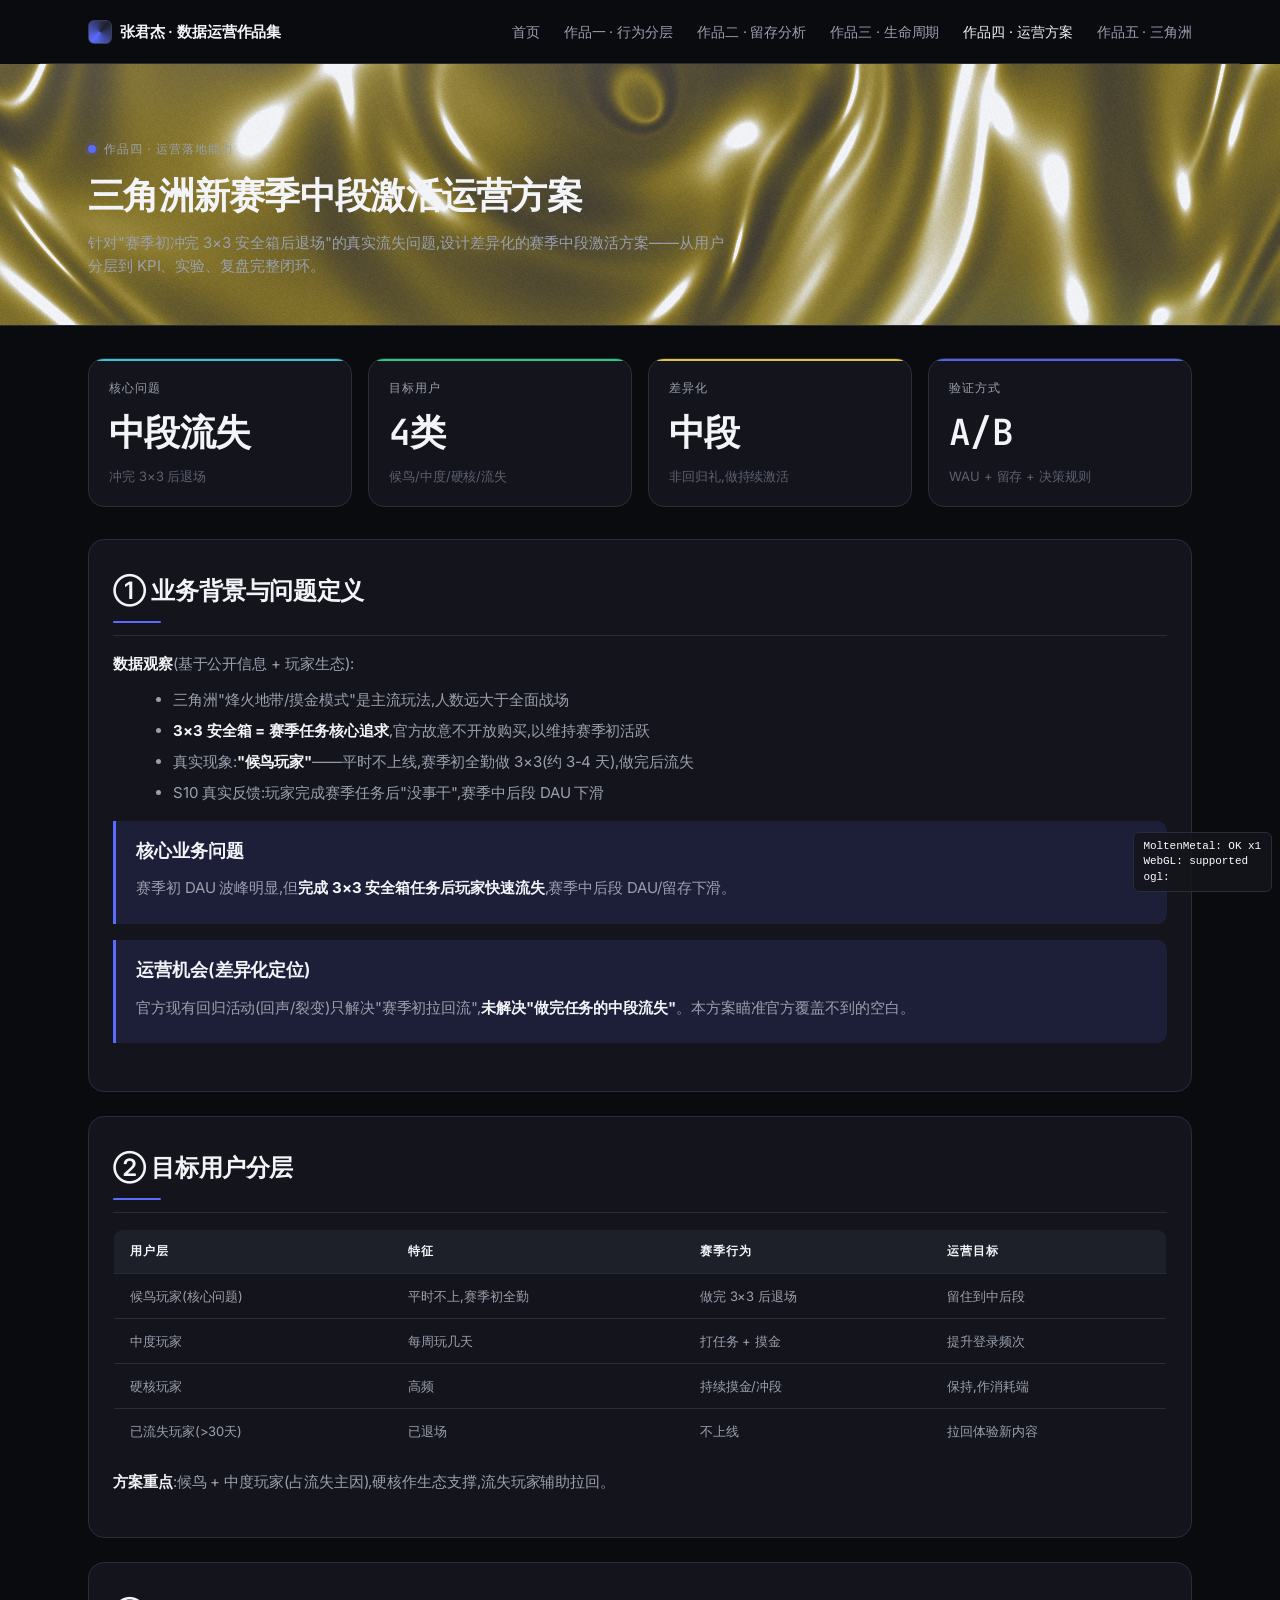
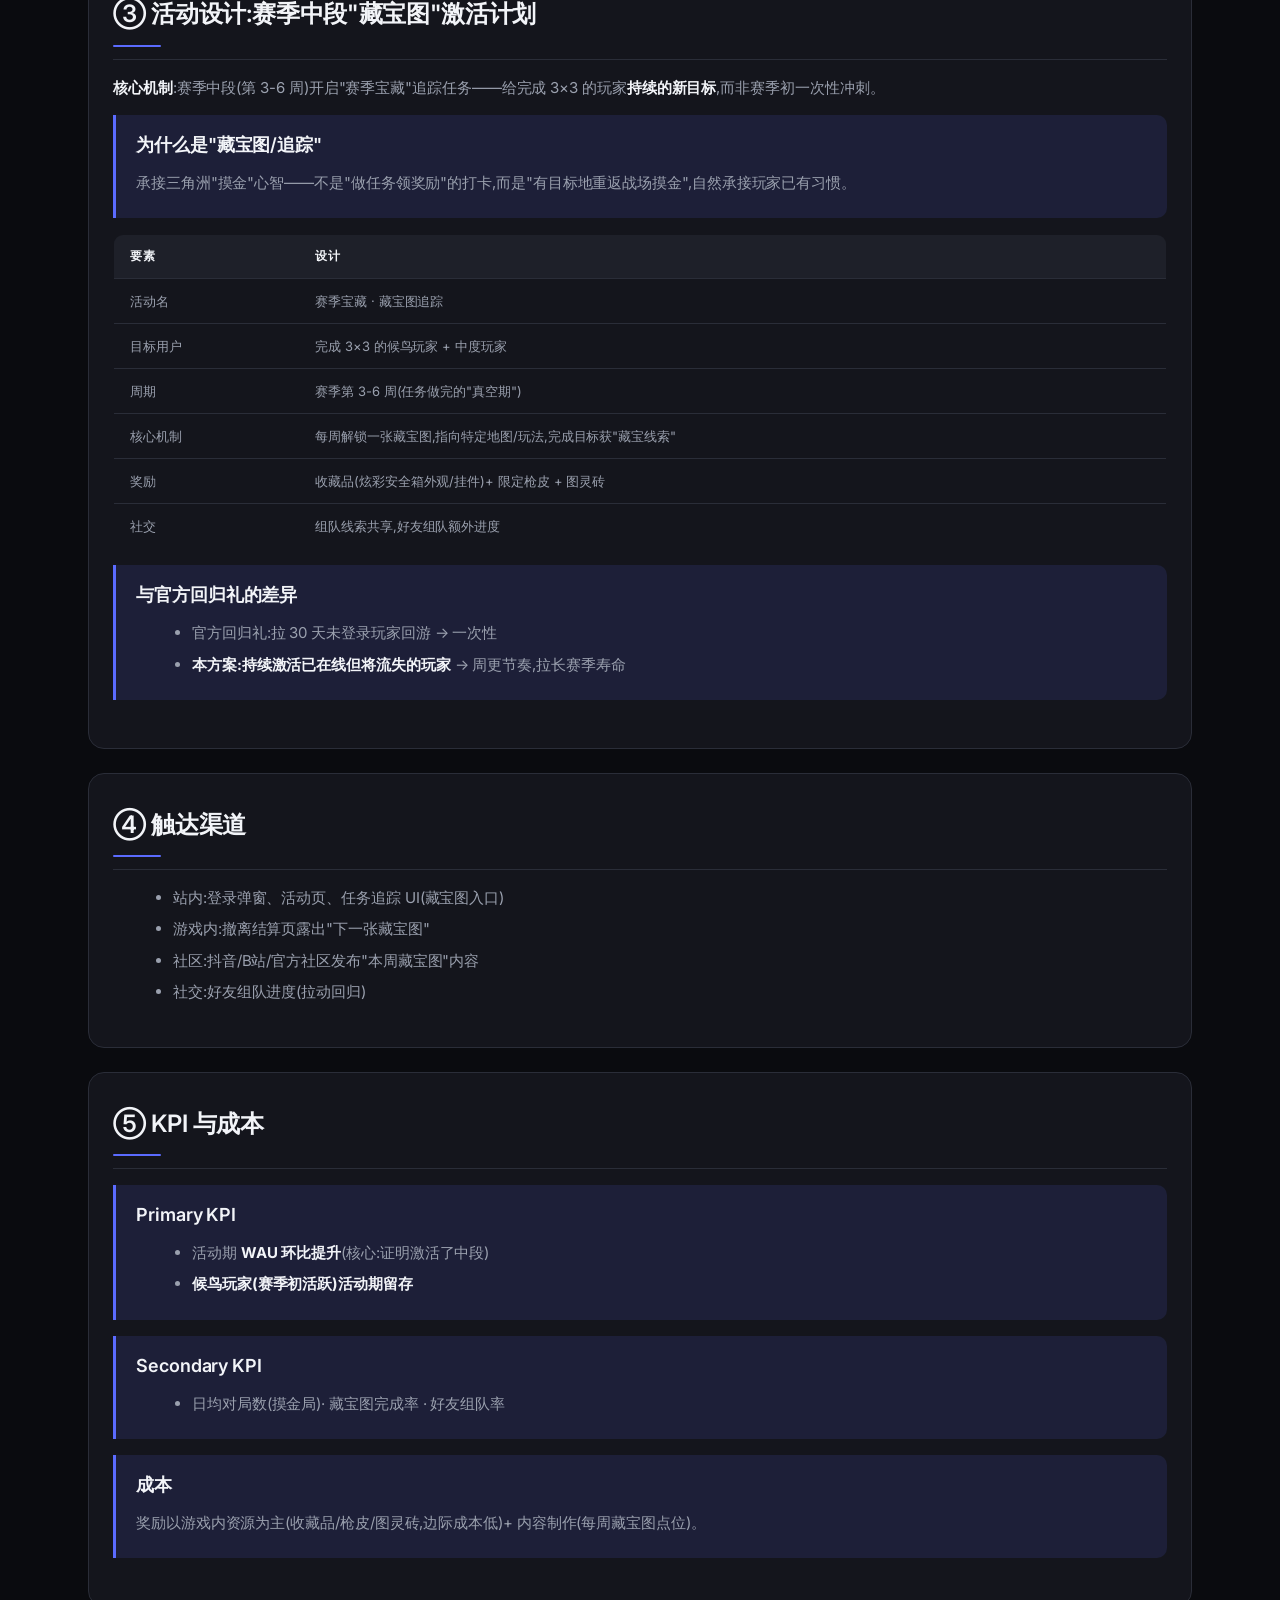
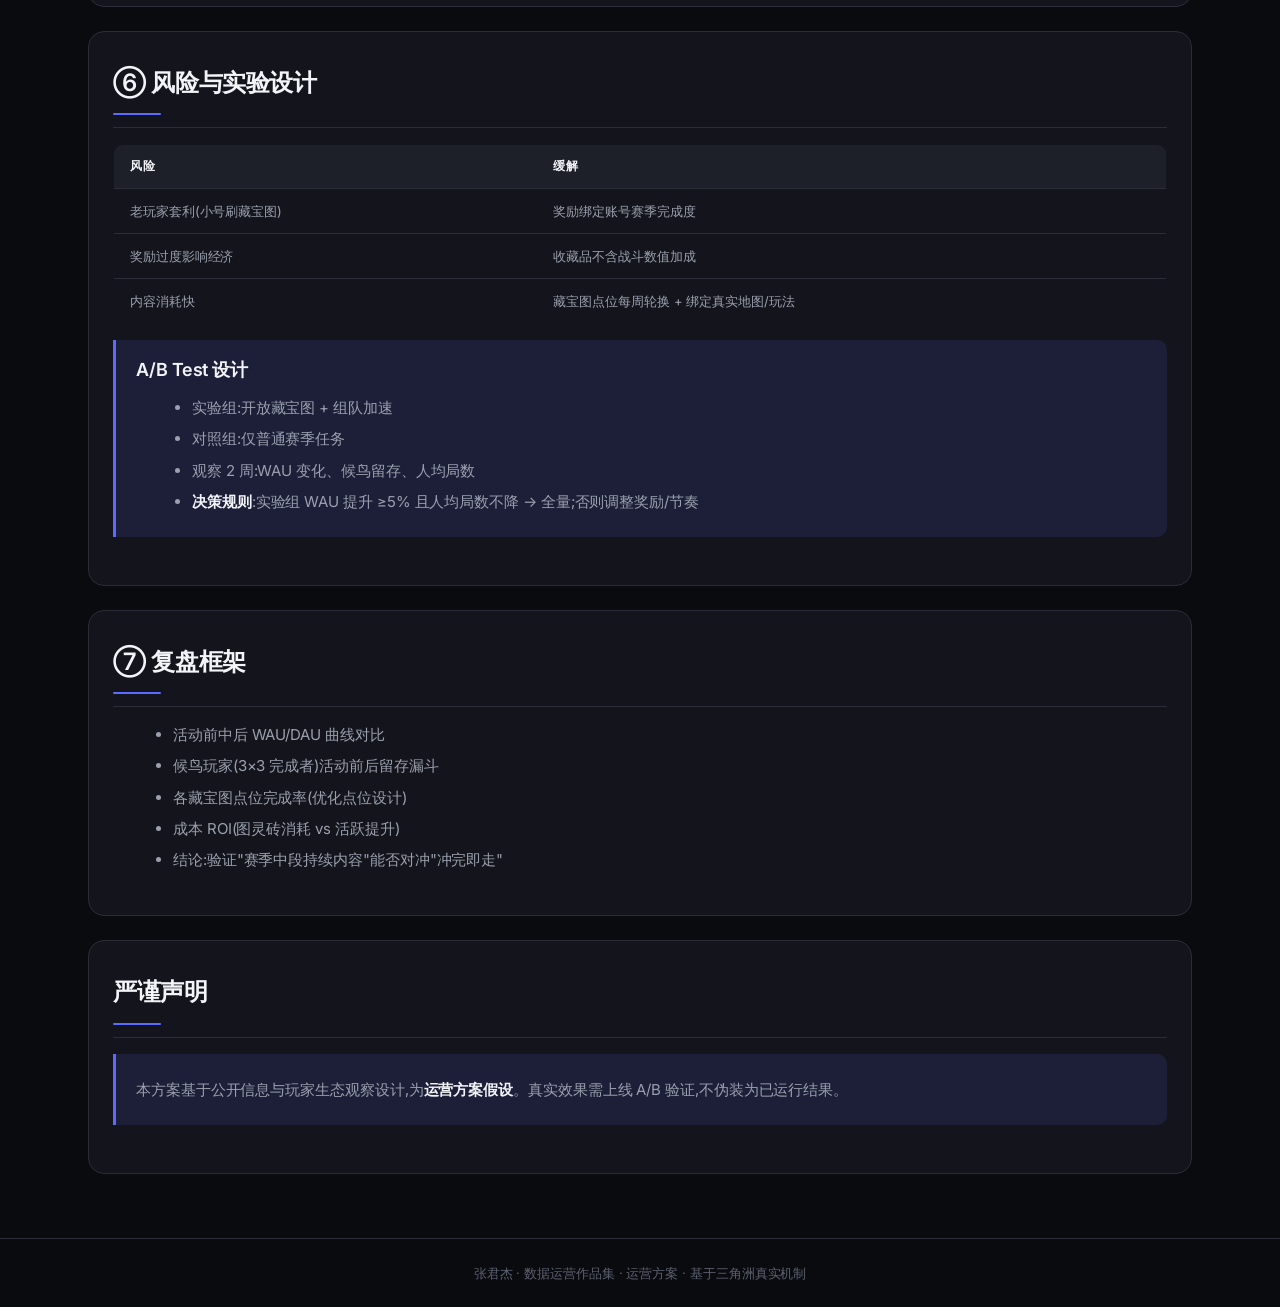
<file: works/ops-plan.html>
<!DOCTYPE html>
<html lang="zh-CN">
<head>
<meta charset="UTF-8">
<meta name="viewport" content="width=device-width, initial-scale=1.0">
<title>作品 · 三角洲新赛季中段激活运营方案</title>
<link rel="preconnect" href="https://fonts.googleapis.com">
<link rel="preconnect" href="https://fonts.gstatic.com" crossorigin>
<link href="https://fonts.googleapis.com/css2?family=Inter:wght@300;400;500;600;700&family=JetBrains+Mono:wght@400;500;600;700&display=swap" rel="stylesheet">
<link rel="stylesheet" href="../css/system.css">
<link rel="stylesheet" href="../css/style.css">
</head>
<body>

<nav class="nav container">
  <a class="nav-brand" href="../index.html">
    <span class="nav-brand-mark"></span>
    张君杰 · 数据运营作品集
  </a>
  <div class="nav-links">
    <a class="nav-link" href="../index.html">首页</a>
    <a class="nav-link" href="pubg.html">作品一 · 行为分层</a>
    <a class="nav-link" href="retention.html">作品二 · 留存分析</a>
    <a class="nav-link" href="olist.html">作品三 · 生命周期</a>
    <a class="nav-link" href="ops-plan.html" aria-current="page">作品四 · 运营方案</a>
    <a class="nav-link" href="delta.html">作品五 · 三角洲</a>
  </div>
</nav>

<header class="hero molten-hero" data-color1="#5B6BFF" data-color2="#F5D547" data-color3="#F2F4F8" data-opacity="1.0">
  <div class="molten-canvas-layer"></div>
  <div class="container">
    <p class="eyebrow" style="margin-bottom:16px;">作品四 · 运营落地能力</p>
    <h1>三角洲新赛季中段激活运营方案</h1>
    <p class="subtitle">针对"赛季初冲完 3×3 安全箱后退场"的真实流失问题,设计差异化的赛季中段激活方案——从用户分层到 KPI、实验、复盘完整闭环。</p>
  </div>
</header>

<div class="container">

  <div class="grid-4" style="margin:var(--space-8) 0;">
    <div class="stat-tile" data-tone="info">
      <div class="stat-head"><span class="stat-eyebrow">核心问题</span></div>
      <div class="stat-value">中段流失</div>
      <div class="stat-foot">冲完 3×3 后退场</div>
    </div>
    <div class="stat-tile" data-tone="success">
      <div class="stat-head"><span class="stat-eyebrow">目标用户</span></div>
      <div class="stat-value">4类</div>
      <div class="stat-foot">候鸟/中度/硬核/流失</div>
    </div>
    <div class="stat-tile" data-tone="warning">
      <div class="stat-head"><span class="stat-eyebrow">差异化</span></div>
      <div class="stat-value">中段</div>
      <div class="stat-foot">非回归礼,做持续激活</div>
    </div>
    <div class="stat-tile">
      <div class="stat-head"><span class="stat-eyebrow">验证方式</span></div>
      <div class="stat-value">A/B</div>
      <div class="stat-foot">WAU + 留存 + 决策规则</div>
    </div>
  </div>

  <!-- ① 背景与问题 -->
  <section class="chart-card">
    <h2>① 业务背景与问题定义</h2>
    <p><strong>数据观察</strong>(基于公开信息 + 玩家生态):</p>
    <ul>
      <li>三角洲"烽火地带/摸金模式"是主流玩法,人数远大于全面战场</li>
      <li><strong>3×3 安全箱 = 赛季任务核心追求</strong>,官方故意不开放购买,以维持赛季初活跃</li>
      <li>真实现象:<strong>"候鸟玩家"</strong>——平时不上线,赛季初全勤做 3×3(约 3-4 天),做完后流失</li>
      <li>S10 真实反馈:玩家完成赛季任务后"没事干",赛季中后段 DAU 下滑</li>
    </ul>
    <div class="action-plan">
      <div class="plan-title">核心业务问题</div>
      <p>赛季初 DAU 波峰明显,但<strong>完成 3×3 安全箱任务后玩家快速流失</strong>,赛季中后段 DAU/留存下滑。</p>
    </div>
    <div class="action-plan">
      <div class="plan-title">运营机会(差异化定位)</div>
      <p>官方现有回归活动(回声/裂变)只解决"赛季初拉回流",<strong>未解决"做完任务的中段流失"</strong>。本方案瞄准官方覆盖不到的空白。</p>
    </div>
  </section>

  <!-- ② 用户分层 -->
  <section class="chart-card">
    <h2>② 目标用户分层</h2>
    <table class="data-table">
      <tr><th>用户层</th><th>特征</th><th>赛季行为</th><th>运营目标</th></tr>
      <tr><td>候鸟玩家(核心问题)</td><td>平时不上,赛季初全勤</td><td>做完 3×3 后退场</td><td>留住到中后段</td></tr>
      <tr><td>中度玩家</td><td>每周玩几天</td><td>打任务 + 摸金</td><td>提升登录频次</td></tr>
      <tr><td>硬核玩家</td><td>高频</td><td>持续摸金/冲段</td><td>保持,作消耗端</td></tr>
      <tr><td>已流失玩家(&gt;30天)</td><td>已退场</td><td>不上线</td><td>拉回体验新内容</td></tr>
    </table>
    <p><strong>方案重点</strong>:候鸟 + 中度玩家(占流失主因),硬核作生态支撑,流失玩家辅助拉回。</p>
  </section>

  <!-- ③ 活动设计 -->
  <section class="chart-card">
    <h2>③ 活动设计:赛季中段"藏宝图"激活计划</h2>
    <p><strong>核心机制</strong>:赛季中段(第 3-6 周)开启"赛季宝藏"追踪任务——给完成 3×3 的玩家<strong>持续的新目标</strong>,而非赛季初一次性冲刺。</p>
    <div class="action-plan">
      <div class="plan-title">为什么是"藏宝图/追踪"</div>
      <p>承接三角洲"摸金"心智——不是"做任务领奖励"的打卡,而是"有目标地重返战场摸金",自然承接玩家已有习惯。</p>
    </div>
    <table class="data-table">
      <tr><th>要素</th><th>设计</th></tr>
      <tr><td>活动名</td><td>赛季宝藏 · 藏宝图追踪</td></tr>
      <tr><td>目标用户</td><td>完成 3×3 的候鸟玩家 + 中度玩家</td></tr>
      <tr><td>周期</td><td>赛季第 3-6 周(任务做完的"真空期")</td></tr>
      <tr><td>核心机制</td><td>每周解锁一张藏宝图,指向特定地图/玩法,完成目标获"藏宝线索"</td></tr>
      <tr><td>奖励</td><td>收藏品(炫彩安全箱外观/挂件)+ 限定枪皮 + 图灵砖</td></tr>
      <tr><td>社交</td><td>组队线索共享,好友组队额外进度</td></tr>
    </table>
    <div class="action-plan">
      <div class="plan-title">与官方回归礼的差异</div>
      <ul>
        <li>官方回归礼:拉 30 天未登录玩家回游 → 一次性</li>
        <li><strong>本方案:持续激活已在线但将流失的玩家</strong> → 周更节奏,拉长赛季寿命</li>
      </ul>
    </div>
  </section>

  <!-- ④ 触达 -->
  <section class="chart-card">
    <h2>④ 触达渠道</h2>
    <ul>
      <li>站内:登录弹窗、活动页、任务追踪 UI(藏宝图入口)</li>
      <li>游戏内:撤离结算页露出"下一张藏宝图"</li>
      <li>社区:抖音/B站/官方社区发布"本周藏宝图"内容</li>
      <li>社交:好友组队进度(拉动回归)</li>
    </ul>
  </section>

  <!-- ⑤ KPI与成本 -->
  <section class="chart-card">
    <h2>⑤ KPI 与成本</h2>
    <div class="action-plan"><div class="plan-title">Primary KPI</div>
      <ul>
        <li>活动期 <strong>WAU 环比提升</strong>(核心:证明激活了中段)</li>
        <li><strong>候鸟玩家(赛季初活跃)活动期留存</strong></li>
      </ul>
    </div>
    <div class="action-plan"><div class="plan-title">Secondary KPI</div>
      <ul><li>日均对局数(摸金局)· 藏宝图完成率 · 好友组队率</li></ul>
    </div>
    <div class="action-plan"><div class="plan-title">成本</div>
      <p>奖励以游戏内资源为主(收藏品/枪皮/图灵砖,边际成本低)+ 内容制作(每周藏宝图点位)。</p>
    </div>
  </section>

  <!-- ⑥ 风险与实验 -->
  <section class="chart-card">
    <h2>⑥ 风险与实验设计</h2>
    <table class="data-table">
      <tr><th>风险</th><th>缓解</th></tr>
      <tr><td>老玩家套利(小号刷藏宝图)</td><td>奖励绑定账号赛季完成度</td></tr>
      <tr><td>奖励过度影响经济</td><td>收藏品不含战斗数值加成</td></tr>
      <tr><td>内容消耗快</td><td>藏宝图点位每周轮换 + 绑定真实地图/玩法</td></tr>
    </table>
    <div class="action-plan">
      <div class="plan-title">A/B Test 设计</div>
      <ul>
        <li>实验组:开放藏宝图 + 组队加速</li>
        <li>对照组:仅普通赛季任务</li>
        <li>观察 2 周:WAU 变化、候鸟留存、人均局数</li>
        <li><strong>决策规则</strong>:实验组 WAU 提升 ≥5% 且人均局数不降 → 全量;否则调整奖励/节奏</li>
      </ul>
    </div>
  </section>

  <!-- ⑦ 复盘 -->
  <section class="chart-card">
    <h2>⑦ 复盘框架</h2>
    <ul>
      <li>活动前中后 WAU/DAU 曲线对比</li>
      <li>候鸟玩家(3×3 完成者)活动前后留存漏斗</li>
      <li>各藏宝图点位完成率(优化点位设计)</li>
      <li>成本 ROI(图灵砖消耗 vs 活跃提升)</li>
      <li>结论:验证"赛季中段持续内容"能否对冲"冲完即走"</li>
    </ul>
  </section>

  <!-- 声明 -->
  <section class="chart-card">
    <h2>严谨声明</h2>
    <div class="action-plan">
      <p>本方案基于公开信息与玩家生态观察设计,为<strong>运营方案假设</strong>。真实效果需上线 A/B 验证,不伪装为已运行结果。</p>
    </div>
  </section>

</div>

<footer>张君杰 · 数据运营作品集 · 运营方案 · 基于三角洲真实机制</footer>

<script type="importmap">
{
  "imports": { "ogl": "../js/ogl/index.js" }
}
</script>
<script type="module">
  import { initMolten } from '../js/molten-init.js';
  initMolten();
</script>

</body>
</html>
</file>
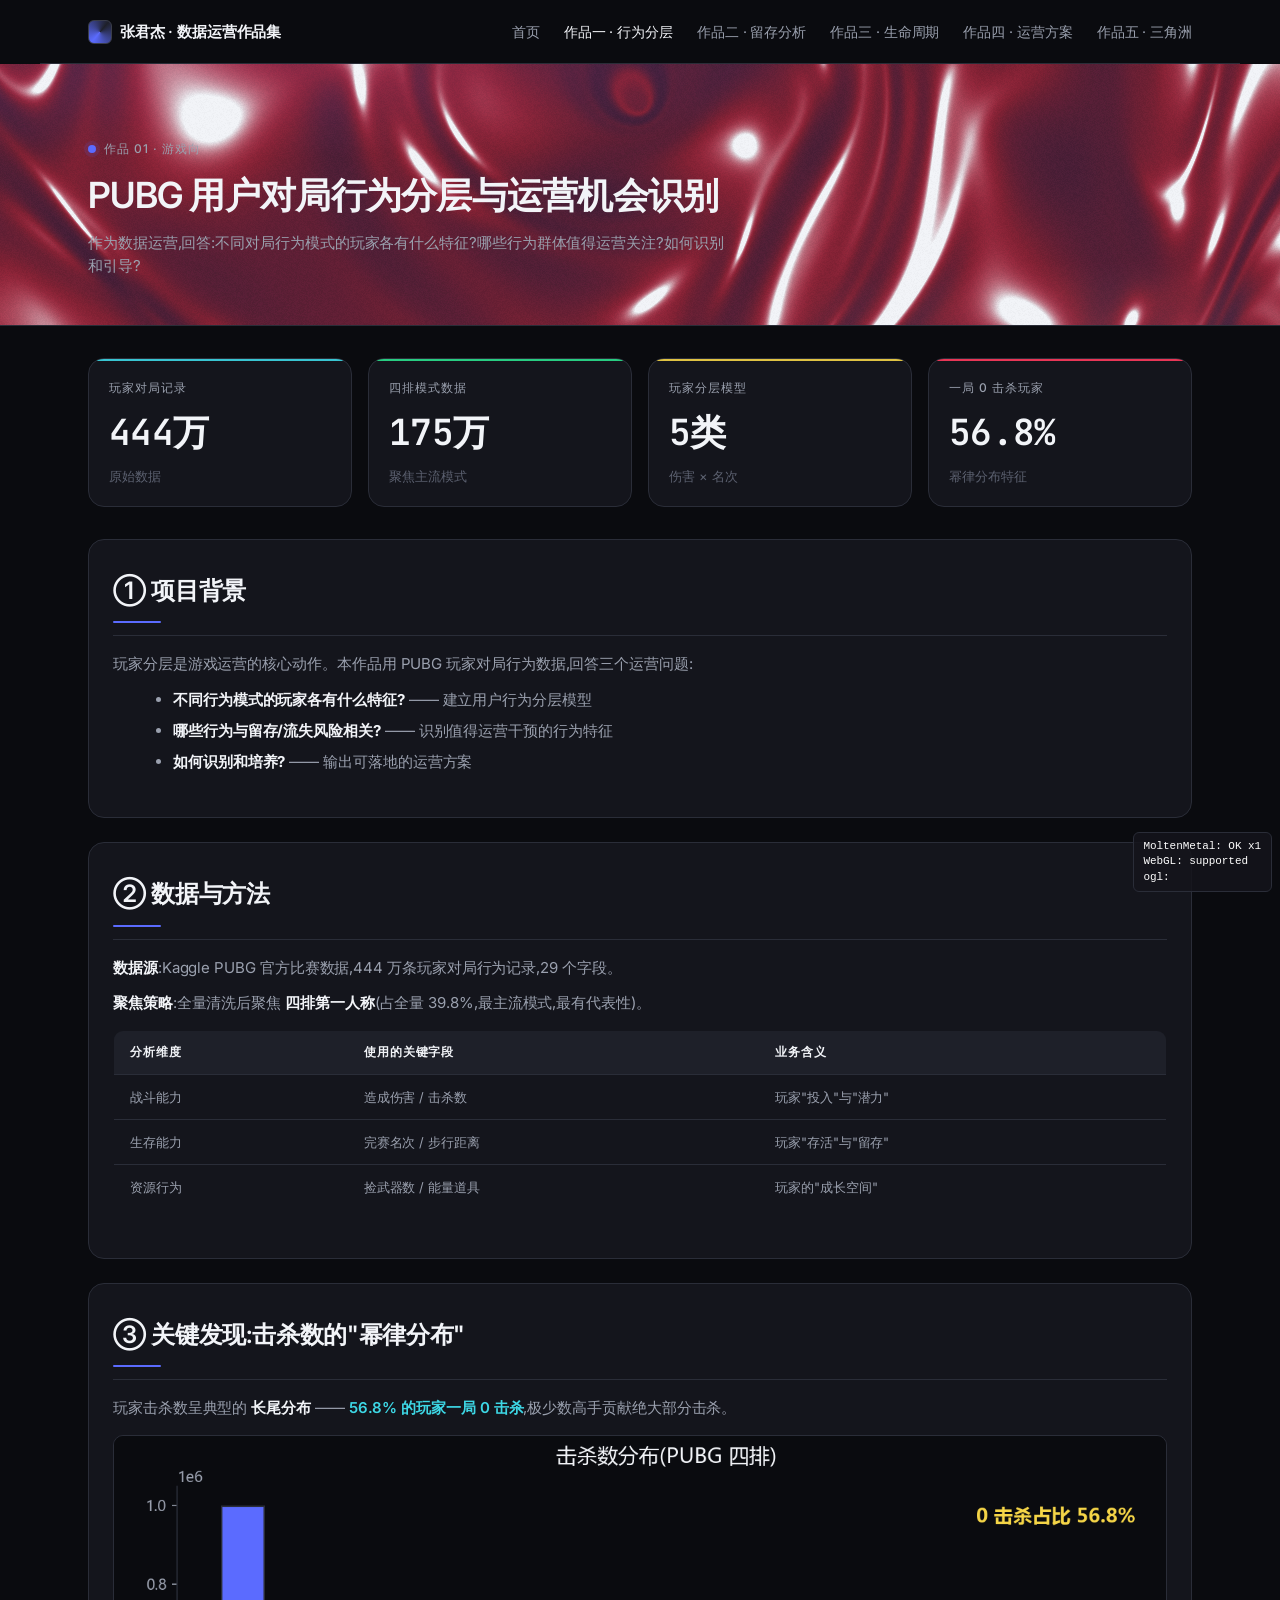
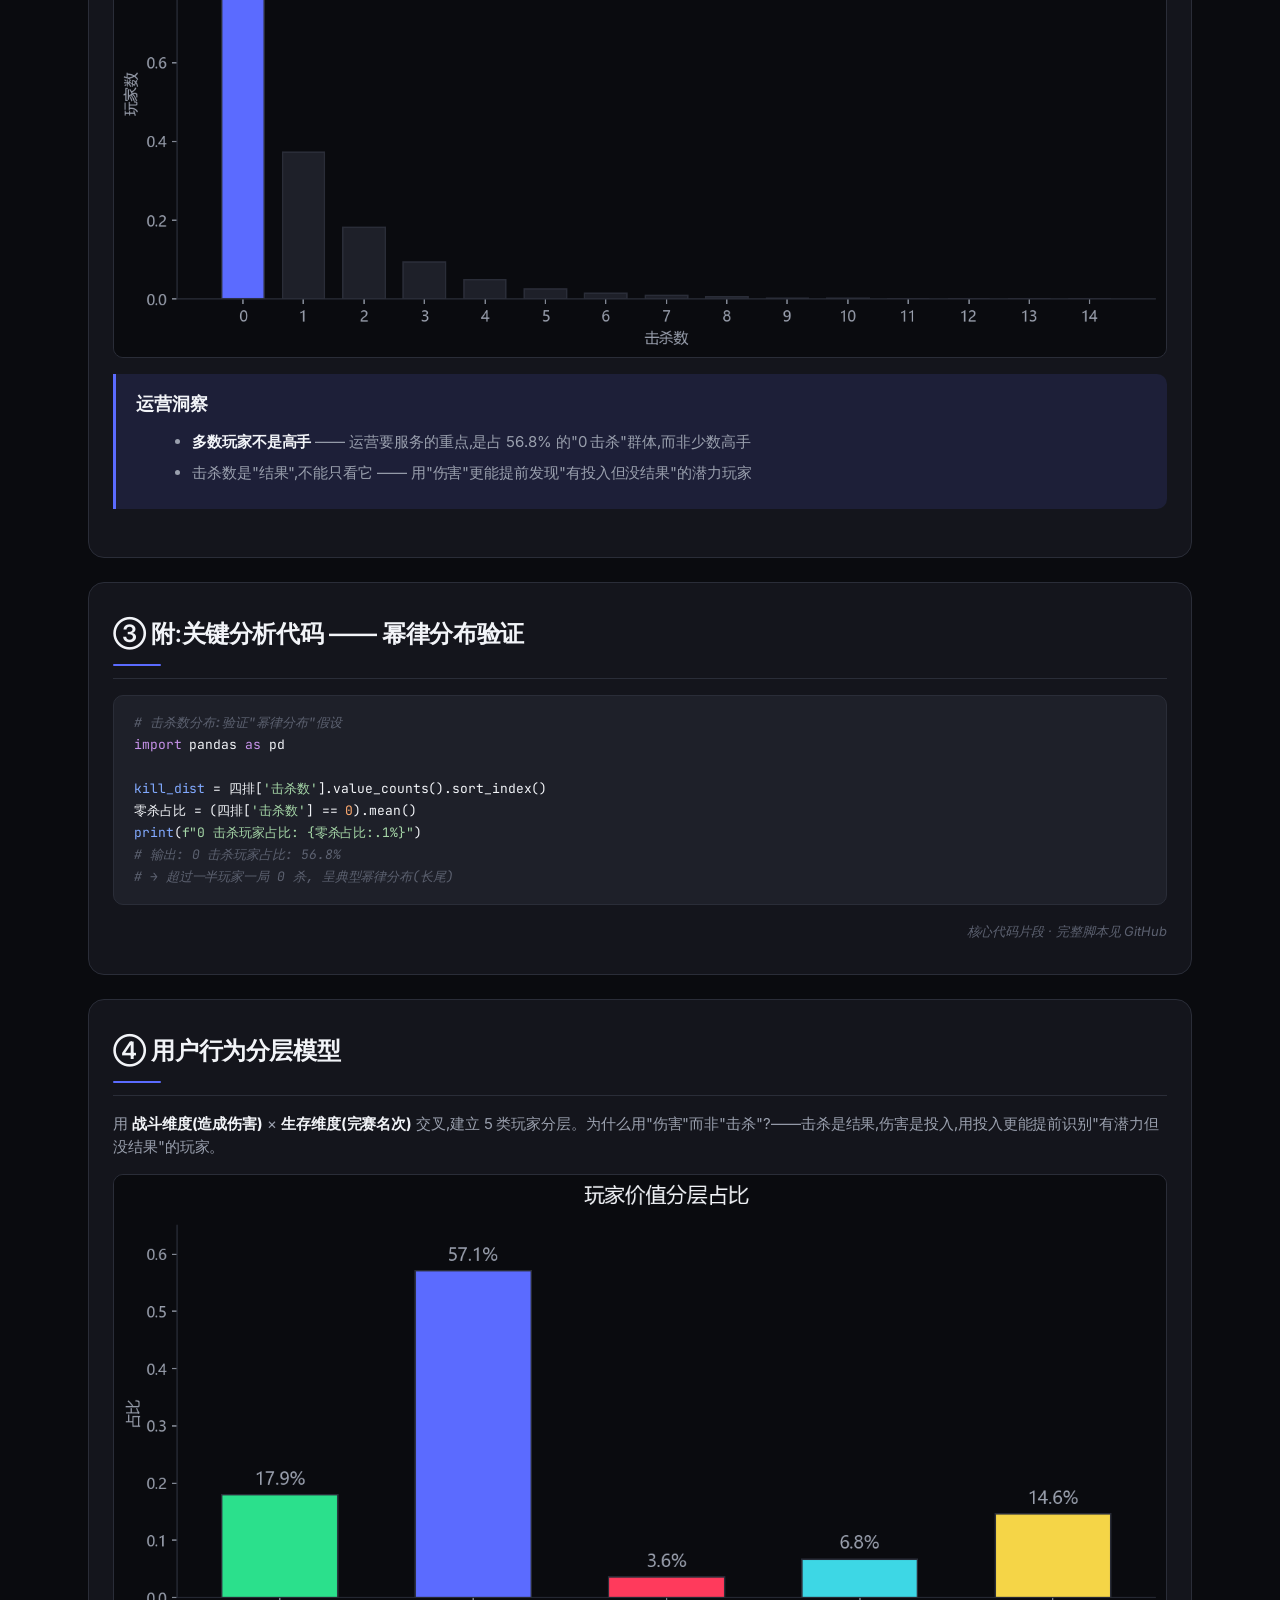
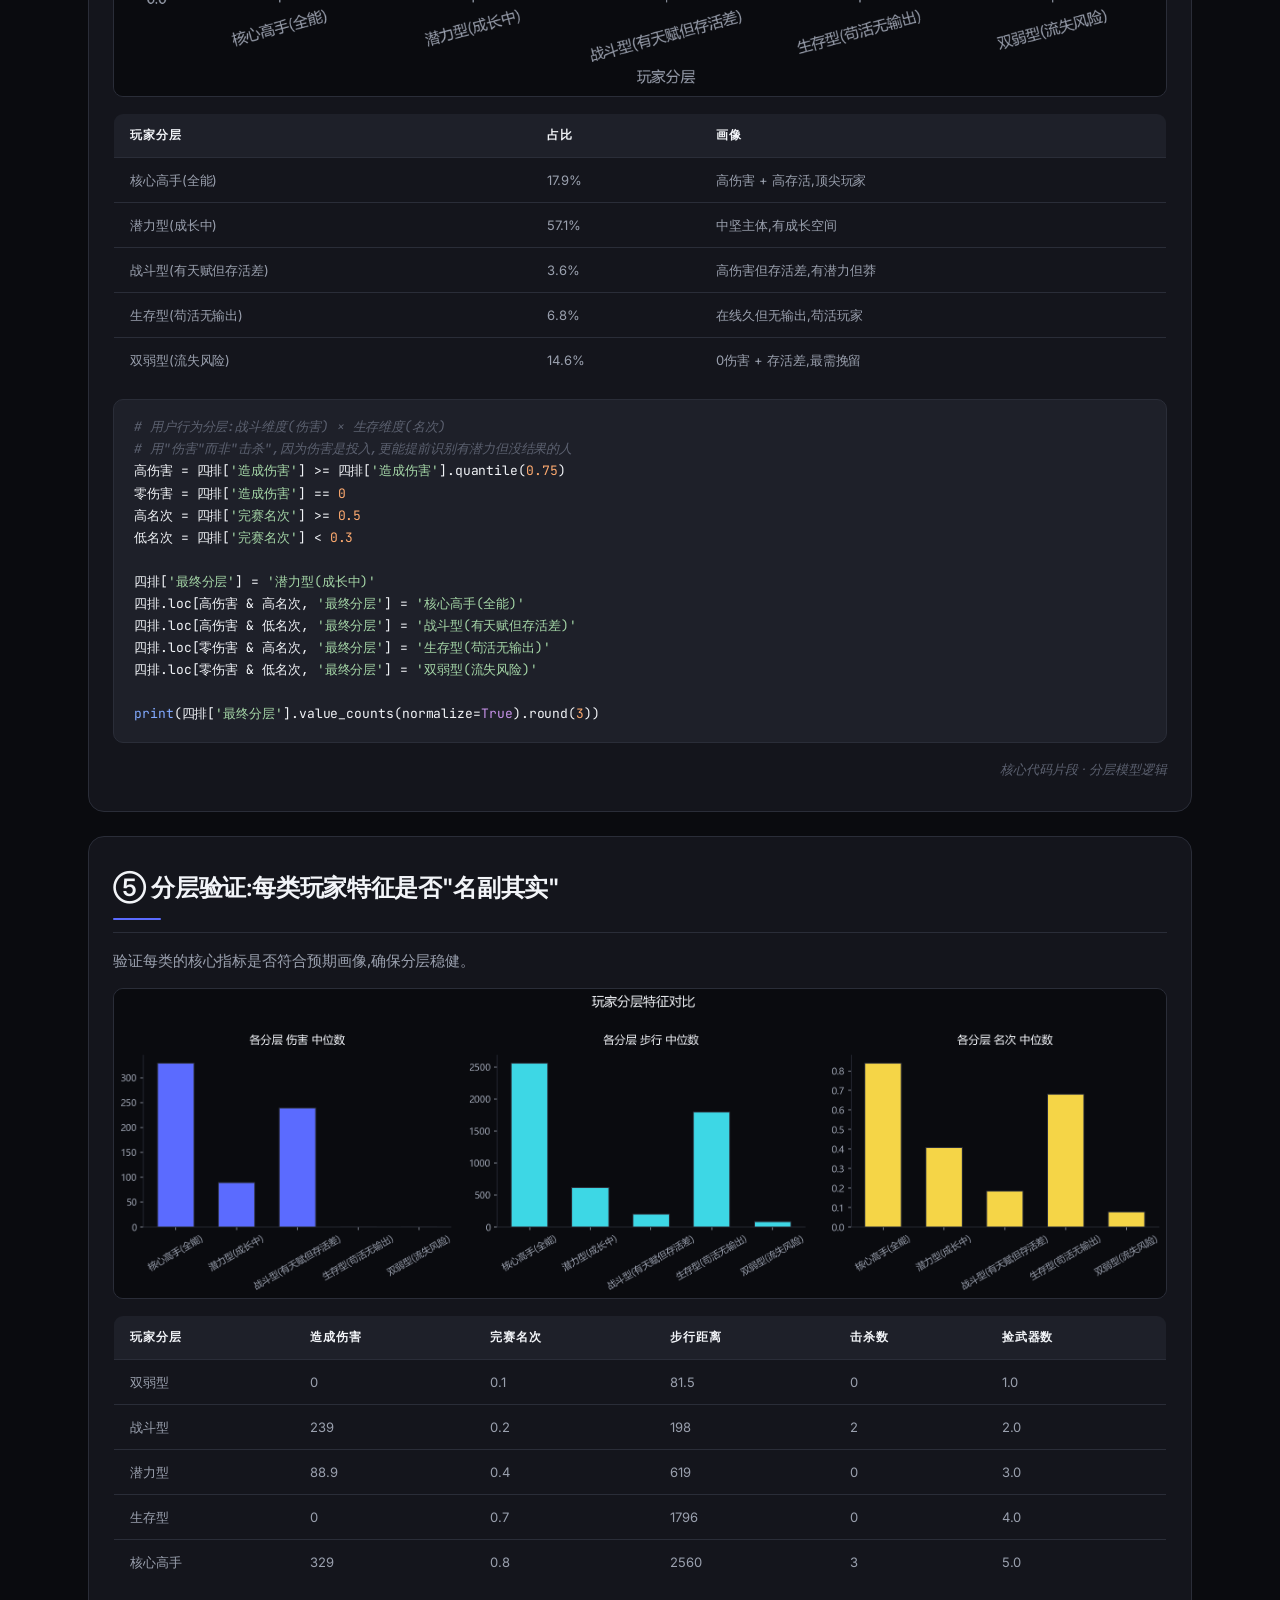
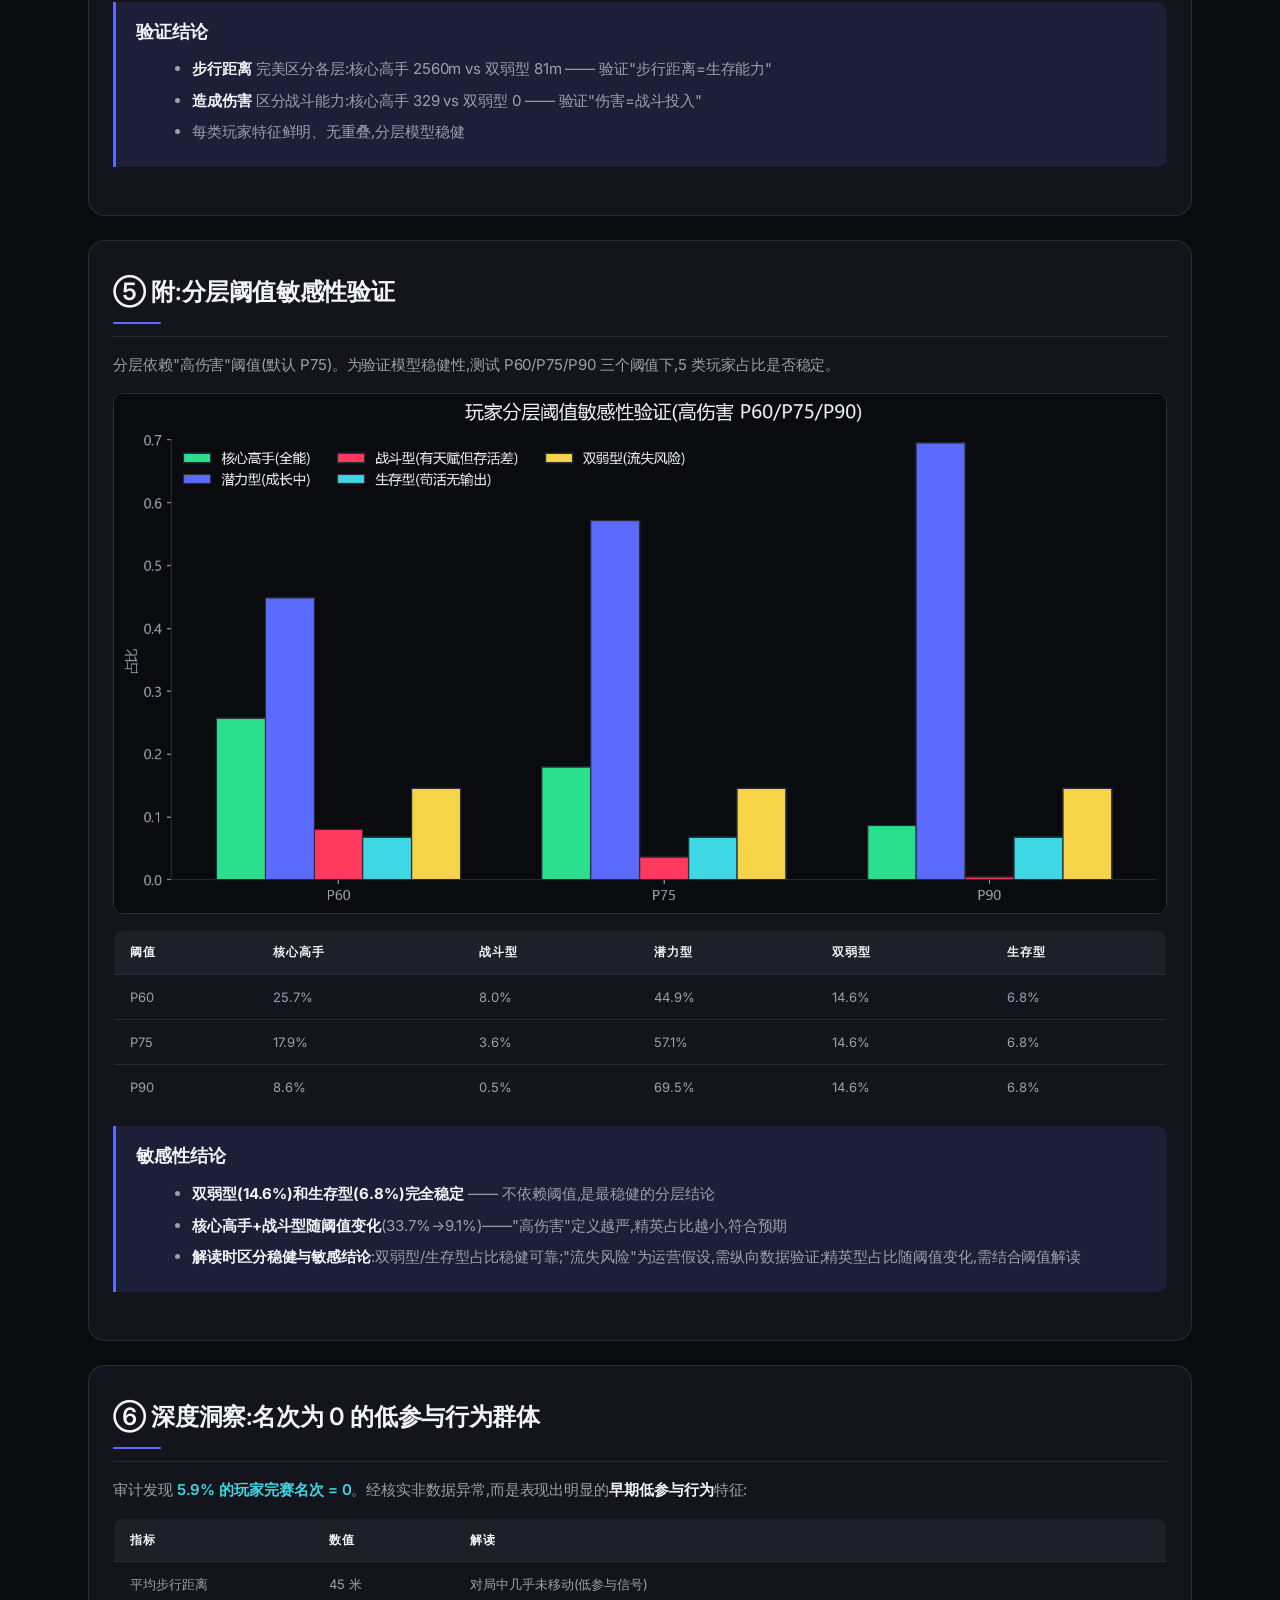
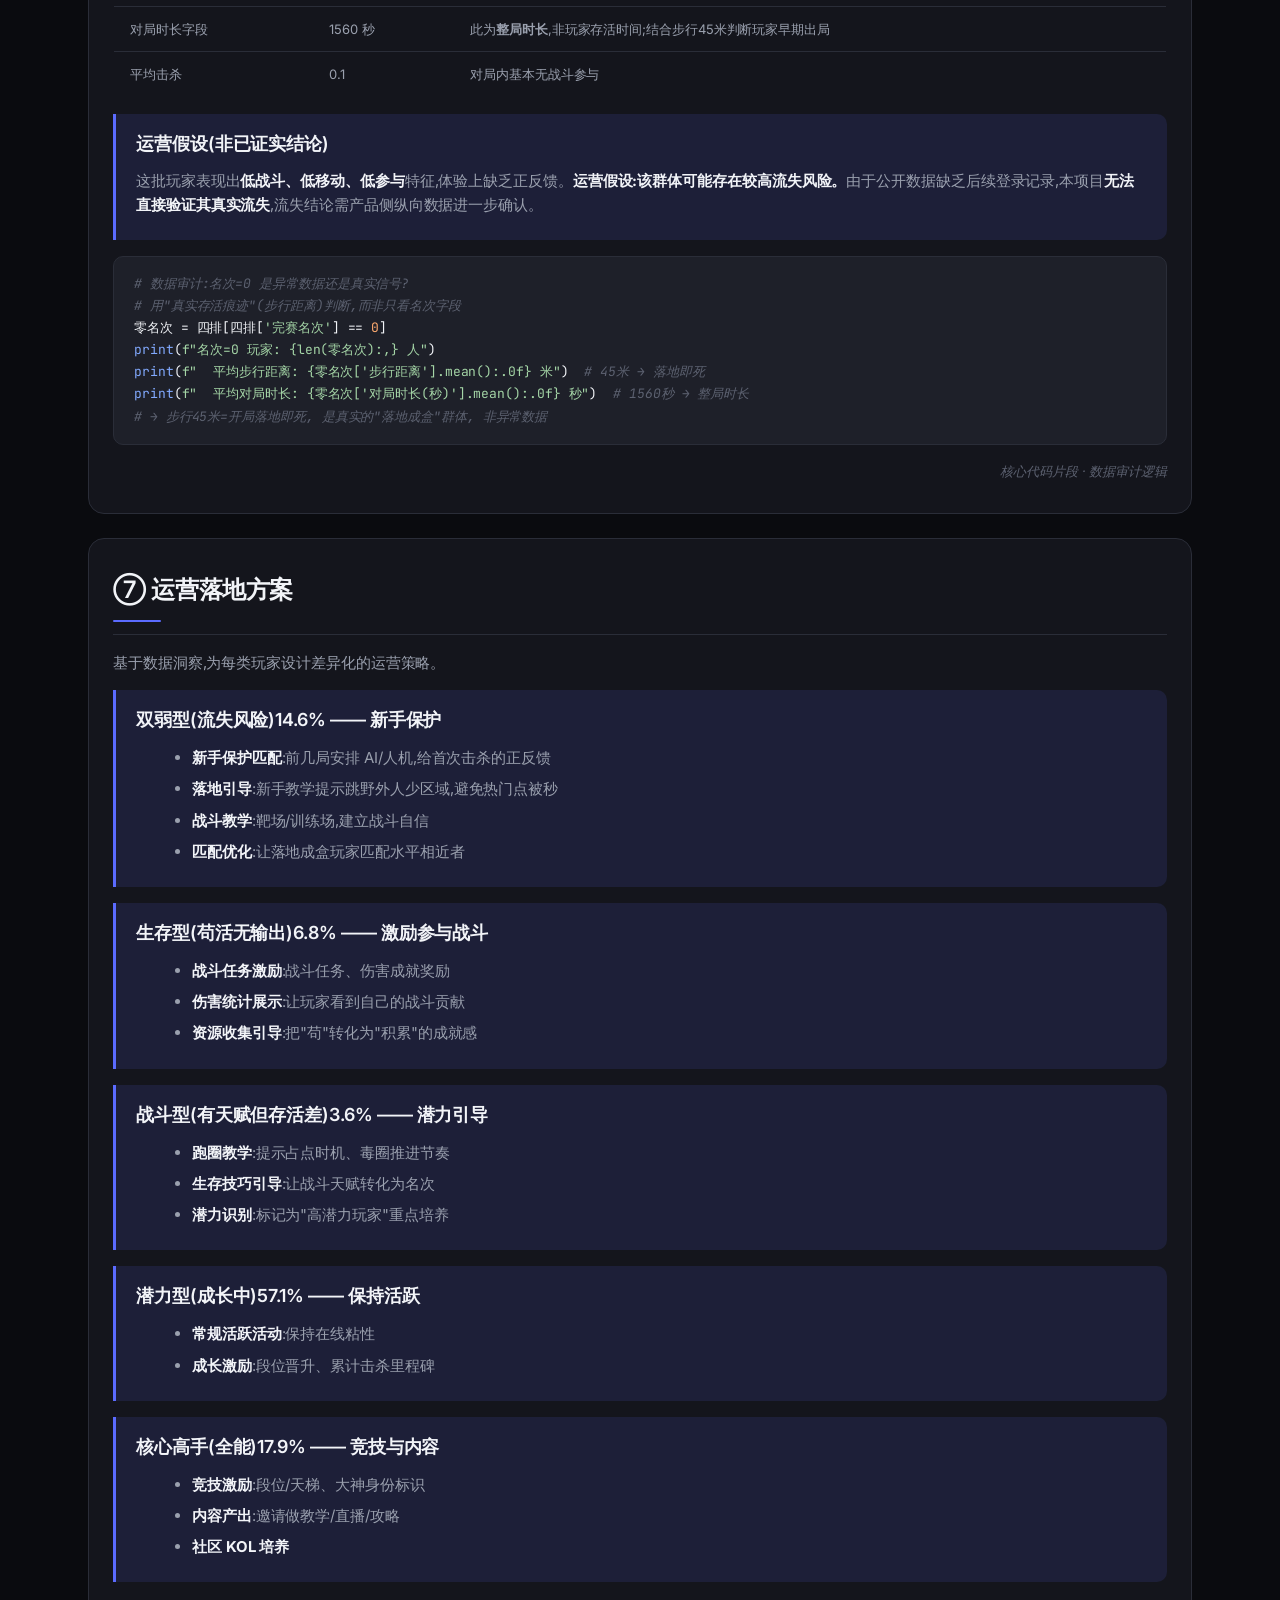
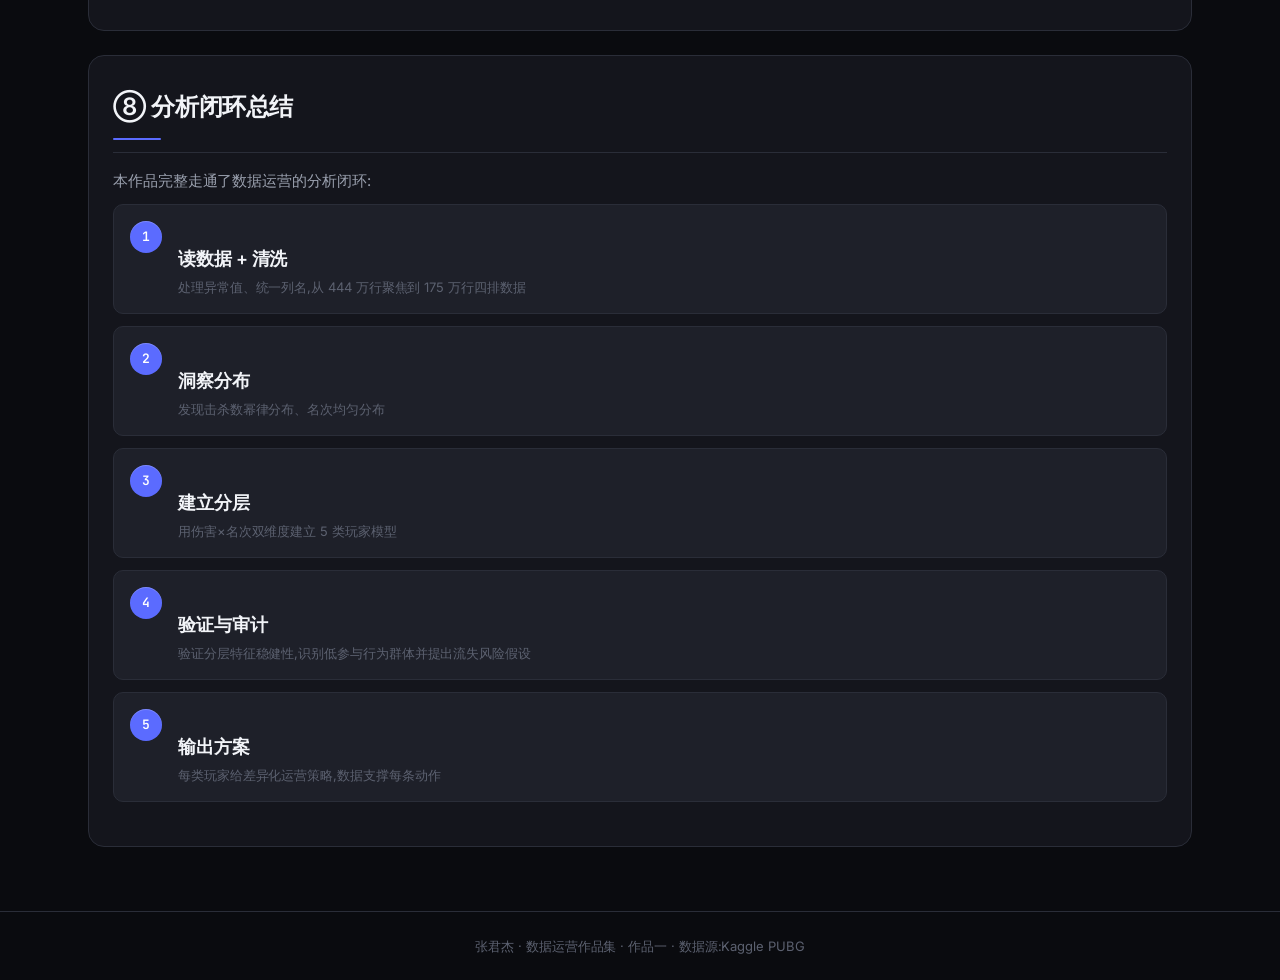
<file: works/pubg.html>
<!DOCTYPE html>
<html lang="zh-CN">
<head>
<meta charset="UTF-8">
<meta name="viewport" content="width=device-width, initial-scale=1.0">
<title>作品一 · PUBG 用户行为分层与运营机会识别</title>
<link rel="preconnect" href="https://fonts.googleapis.com">
<link rel="preconnect" href="https://fonts.gstatic.com" crossorigin>
<link href="https://fonts.googleapis.com/css2?family=Inter:wght@300;400;500;600;700&family=JetBrains+Mono:wght@400;500;600;700&display=swap" rel="stylesheet">
<link rel="stylesheet" href="../css/system.css">
<link rel="stylesheet" href="../css/style.css">
</head>
<body>

<!-- 导航 -->
<nav class="nav container">
  <a class="nav-brand" href="../index.html">
    <span class="nav-brand-mark"></span>
    张君杰 · 数据运营作品集
  </a>
  <div class="nav-links">
    <a class="nav-link" href="../index.html">首页</a>
    <a class="nav-link" href="pubg.html" aria-current="page">作品一 · 行为分层</a>
    <a class="nav-link" href="retention.html">作品二 · 留存分析</a>
    <a class="nav-link" href="olist.html">作品三 · 生命周期</a>
    <a class="nav-link" href="ops-plan.html">作品四 · 运营方案</a>
    <a class="nav-link" href="delta.html">作品五 · 三角洲</a>
  </div>
</nav>

<!-- Hero(带 MoltenMetal 背景) -->
<header class="hero molten-hero" data-color1="#5B6BFF" data-color2="#FF3A5C" data-color3="#F2F4F8" data-opacity="1.0">
  <div class="molten-canvas-layer"></div>
  <div class="container">
    <p class="eyebrow" style="margin-bottom:16px;">作品 01 · 游戏向</p>
    <h1>PUBG 用户对局行为分层与运营机会识别</h1>
    <p class="subtitle">作为数据运营,回答:不同对局行为模式的玩家各有什么特征?哪些行为群体值得运营关注?如何识别和引导?</p>
  </div>
</header>

<div class="container">

  <!-- KPI: stat-tile -->
  <div class="grid-4" style="margin:var(--space-8) 0;">
    <div class="stat-tile" data-tone="info">
      <div class="stat-head"><span class="stat-eyebrow">玩家对局记录</span></div>
      <div class="stat-value">444万</div>
      <div class="stat-foot">原始数据</div>
    </div>
    <div class="stat-tile" data-tone="success">
      <div class="stat-head"><span class="stat-eyebrow">四排模式数据</span></div>
      <div class="stat-value">175万</div>
      <div class="stat-foot">聚焦主流模式</div>
    </div>
    <div class="stat-tile" data-tone="warning">
      <div class="stat-head"><span class="stat-eyebrow">玩家分层模型</span></div>
      <div class="stat-value">5类</div>
      <div class="stat-foot">伤害 × 名次</div>
    </div>
    <div class="stat-tile" data-tone="danger">
      <div class="stat-head"><span class="stat-eyebrow">一局 0 击杀玩家</span></div>
      <div class="stat-value">56.8%</div>
      <div class="stat-foot">幂律分布特征</div>
    </div>
  </div>

  <!-- ① 项目背景 -->
  <section class="chart-card">
    <h2>① 项目背景</h2>
    <p>玩家分层是游戏运营的核心动作。本作品用 PUBG 玩家对局行为数据,回答三个运营问题:</p>
    <ul>
      <li><strong>不同行为模式的玩家各有什么特征?</strong> —— 建立用户行为分层模型</li>
      <li><strong>哪些行为与留存/流失风险相关?</strong> —— 识别值得运营干预的行为特征</li>
      <li><strong>如何识别和培养?</strong> —— 输出可落地的运营方案</li>
    </ul>
  </section>

  <!-- ② 数据与方法 -->
  <section class="chart-card">
    <h2>② 数据与方法</h2>
    <p><strong>数据源</strong>:Kaggle PUBG 官方比赛数据,444 万条玩家对局行为记录,29 个字段。</p>
    <p><strong>聚焦策略</strong>:全量清洗后聚焦 <strong>四排第一人称</strong>(占全量 39.8%,最主流模式,最有代表性)。</p>
    <table class="data-table">
      <tr><th>分析维度</th><th>使用的关键字段</th><th>业务含义</th></tr>
      <tr><td>战斗能力</td><td>造成伤害 / 击杀数</td><td>玩家"投入"与"潜力"</td></tr>
      <tr><td>生存能力</td><td>完赛名次 / 步行距离</td><td>玩家"存活"与"留存"</td></tr>
      <tr><td>资源行为</td><td>捡武器数 / 能量道具</td><td>玩家的"成长空间"</td></tr>
    </table>
  </section>

  <!-- ③ 关键发现:幂律分布 -->
  <section class="chart-card">
    <h2>③ 关键发现:击杀数的"幂律分布"</h2>
    <p>玩家击杀数呈典型的 <strong>长尾分布</strong> —— <span class="highlight">56.8% 的玩家一局 0 击杀</span>,极少数高手贡献绝大部分击杀。</p>
    <img src="../assets/01_kill_distribution_dark.png" alt="击杀数分布">
    <div class="action-plan">
      <div class="plan-title">运营洞察</div>
      <ul>
        <li><strong>多数玩家不是高手</strong> —— 运营要服务的重点,是占 56.8% 的"0 击杀"群体,而非少数高手</li>
        <li>击杀数是"结果",不能只看它 —— 用"伤害"更能提前发现"有投入但没结果"的潜力玩家</li>
      </ul>
    </div>
  </section>

  <!-- ③.5 关键代码 -->
  <section class="chart-card">
    <h2>③ 附:关键分析代码 —— 幂律分布验证</h2>
    <pre class="code-block"><span class="cm"># 击杀数分布:验证"幂律分布"假设</span>
<span class="kw">import</span> pandas <span class="kw">as</span> pd

<span class="fn">kill_dist</span> = 四排[<span class="str">'击杀数'</span>].value_counts().sort_index()
零杀占比 = (四排[<span class="str">'击杀数'</span>] == <span class="num">0</span>).mean()
<span class="fn">print</span>(<span class="str">f"0 击杀玩家占比: {零杀占比:.1%}"</span>)
<span class="cm"># 输出: 0 击杀玩家占比: 56.8%</span>
<span class="cm"># → 超过一半玩家一局 0 杀, 呈典型幂律分布(长尾)</span></pre>
    <div class="code-block-title">核心代码片段 · 完整脚本见 GitHub</div>
  </section>

  <!-- ④ 用户行为分层 -->
  <section class="chart-card">
    <h2>④ 用户行为分层模型</h2>
    <p>用 <strong>战斗维度(造成伤害)</strong> × <strong>生存维度(完赛名次)</strong> 交叉,建立 5 类玩家分层。为什么用"伤害"而非"击杀"?——击杀是结果,伤害是投入,用投入更能提前识别"有潜力但没结果"的玩家。</p>
    <img src="../assets/02_segment_share_dark.png" alt="玩家分层占比">
    <table class="data-table">
      <tr><th>玩家分层</th><th>占比</th><th>画像</th></tr>
      <tr><td>核心高手(全能)</td><td>17.9%</td><td>高伤害 + 高存活,顶尖玩家</td></tr>
      <tr><td>潜力型(成长中)</td><td>57.1%</td><td>中坚主体,有成长空间</td></tr>
      <tr><td>战斗型(有天赋但存活差)</td><td>3.6%</td><td>高伤害但存活差,有潜力但莽</td></tr>
      <tr><td>生存型(苟活无输出)</td><td>6.8%</td><td>在线久但无输出,苟活玩家</td></tr>
      <tr><td>双弱型(流失风险)</td><td>14.6%</td><td>0伤害 + 存活差,最需挽留</td></tr>
    </table>
    <pre class="code-block"><span class="cm"># 用户行为分层:战斗维度(伤害) × 生存维度(名次)</span>
<span class="cm"># 用"伤害"而非"击杀",因为伤害是投入,更能提前识别有潜力但没结果的人</span>
高伤害 = 四排[<span class="str">'造成伤害'</span>] >= 四排[<span class="str">'造成伤害'</span>].quantile(<span class="num">0.75</span>)
零伤害 = 四排[<span class="str">'造成伤害'</span>] == <span class="num">0</span>
高名次 = 四排[<span class="str">'完赛名次'</span>] >= <span class="num">0.5</span>
低名次 = 四排[<span class="str">'完赛名次'</span>] &lt; <span class="num">0.3</span>

四排[<span class="str">'最终分层'</span>] = <span class="str">'潜力型(成长中)'</span>
四排.loc[高伤害 &amp; 高名次, <span class="str">'最终分层'</span>] = <span class="str">'核心高手(全能)'</span>
四排.loc[高伤害 &amp; 低名次, <span class="str">'最终分层'</span>] = <span class="str">'战斗型(有天赋但存活差)'</span>
四排.loc[零伤害 &amp; 高名次, <span class="str">'最终分层'</span>] = <span class="str">'生存型(苟活无输出)'</span>
四排.loc[零伤害 &amp; 低名次, <span class="str">'最终分层'</span>] = <span class="str">'双弱型(流失风险)'</span>

<span class="fn">print</span>(四排[<span class="str">'最终分层'</span>].value_counts(normalize=<span class="kw">True</span>).round(<span class="num">3</span>))</pre>
    <div class="code-block-title">核心代码片段 · 分层模型逻辑</div>
  </section>

  <!-- ⑤ 分层验证 -->
  <section class="chart-card">
    <h2>⑤ 分层验证:每类玩家特征是否"名副其实"</h2>
    <p>验证每类的核心指标是否符合预期画像,确保分层稳健。</p>
    <img src="../assets/03_segment_features_dark.png" alt="分层特征对比">
    <table class="data-table">
      <tr><th>玩家分层</th><th>造成伤害</th><th>完赛名次</th><th>步行距离</th><th>击杀数</th><th>捡武器数</th></tr>
      <tr><td>双弱型</td><td>0</td><td>0.1</td><td>81.5</td><td>0</td><td>1.0</td></tr>
      <tr><td>战斗型</td><td>239</td><td>0.2</td><td>198</td><td>2</td><td>2.0</td></tr>
      <tr><td>潜力型</td><td>88.9</td><td>0.4</td><td>619</td><td>0</td><td>3.0</td></tr>
      <tr><td>生存型</td><td>0</td><td>0.7</td><td>1796</td><td>0</td><td>4.0</td></tr>
      <tr><td>核心高手</td><td>329</td><td>0.8</td><td>2560</td><td>3</td><td>5.0</td></tr>
    </table>
    <div class="action-plan">
      <div class="plan-title">验证结论</div>
      <ul>
        <li><strong>步行距离</strong> 完美区分各层:核心高手 2560m vs 双弱型 81m —— 验证"步行距离=生存能力"</li>
        <li><strong>造成伤害</strong> 区分战斗能力:核心高手 329 vs 双弱型 0 —— 验证"伤害=战斗投入"</li>
        <li>每类玩家特征鲜明、无重叠,分层模型稳健</li>
      </ul>
    </div>
  </section>

  <!-- ⑤.5 阈值敏感性验证 -->
  <section class="chart-card">
    <h2>⑤ 附:分层阈值敏感性验证</h2>
    <p>分层依赖"高伤害"阈值(默认 P75)。为验证模型稳健性,测试 P60/P75/P90 三个阈值下,5 类玩家占比是否稳定。</p>
    <img src="../assets/04_sensitivity.png" alt="阈值敏感性验证">
    <table class="data-table">
      <tr><th>阈值</th><th>核心高手</th><th>战斗型</th><th>潜力型</th><th>双弱型</th><th>生存型</th></tr>
      <tr><td>P60</td><td>25.7%</td><td>8.0%</td><td>44.9%</td><td>14.6%</td><td>6.8%</td></tr>
      <tr><td>P75</td><td>17.9%</td><td>3.6%</td><td>57.1%</td><td>14.6%</td><td>6.8%</td></tr>
      <tr><td>P90</td><td>8.6%</td><td>0.5%</td><td>69.5%</td><td>14.6%</td><td>6.8%</td></tr>
    </table>
    <div class="action-plan">
      <div class="plan-title">敏感性结论</div>
      <ul>
        <li><strong>双弱型(14.6%)和生存型(6.8%)完全稳定</strong> —— 不依赖阈值,是最稳健的分层结论</li>
        <li><strong>核心高手+战斗型随阈值变化</strong>(33.7%→9.1%)——"高伤害"定义越严,精英占比越小,符合预期</li>
        <li><strong>解读时区分稳健与敏感结论</strong>:双弱型/生存型占比稳健可靠;"流失风险"为运营假设,需纵向数据验证;精英型占比随阈值变化,需结合阈值解读</li>
      </ul>
    </div>
  </section>

  <!-- ⑥ 深度洞察:落地成盒 -->
  <section class="chart-card">
    <h2>⑥ 深度洞察:名次为 0 的低参与行为群体</h2>
    <p>审计发现 <span class="highlight">5.9% 的玩家完赛名次 = 0</span>。经核实非数据异常,而是表现出明显的<strong>早期低参与行为</strong>特征:</p>
    <table class="data-table">
      <tr><th>指标</th><th>数值</th><th>解读</th></tr>
      <tr><td>平均步行距离</td><td>45 米</td><td>对局中几乎未移动(低参与信号)</td></tr>
      <tr><td>对局时长字段</td><td>1560 秒</td><td>此为<strong>整局时长</strong>,非玩家存活时间;结合步行45米判断玩家早期出局</td></tr>
      <tr><td>平均击杀</td><td>0.1</td><td>对局内基本无战斗参与</td></tr>
    </table>
    <div class="action-plan">
      <div class="plan-title">运营假设(非已证实结论)</div>
      <p>这批玩家表现出<strong>低战斗、低移动、低参与</strong>特征,体验上缺乏正反馈。<strong>运营假设:该群体可能存在较高流失风险。</strong>由于公开数据缺乏后续登录记录,本项目<strong>无法直接验证其真实流失</strong>,流失结论需产品侧纵向数据进一步确认。</p>
    </div>
    <pre class="code-block"><span class="cm"># 数据审计:名次=0 是异常数据还是真实信号?</span>
<span class="cm"># 用"真实存活痕迹"(步行距离)判断,而非只看名次字段</span>
零名次 = 四排[四排[<span class="str">'完赛名次'</span>] == <span class="num">0</span>]
<span class="fn">print</span>(<span class="str">f"名次=0 玩家: {len(零名次):,} 人"</span>)
<span class="fn">print</span>(<span class="str">f"  平均步行距离: {零名次['步行距离'].mean():.0f} 米"</span>)  <span class="cm"># 45米 → 落地即死</span>
<span class="fn">print</span>(<span class="str">f"  平均对局时长: {零名次['对局时长(秒)'].mean():.0f} 秒"</span>)  <span class="cm"># 1560秒 → 整局时长</span>
<span class="cm"># → 步行45米=开局落地即死, 是真实的"落地成盒"群体, 非异常数据</span></pre>
    <div class="code-block-title">核心代码片段 · 数据审计逻辑</div>
  </section>

  <!-- ⑦ 运营落地方案 -->
  <section class="chart-card">
    <h2>⑦ 运营落地方案</h2>
    <p>基于数据洞察,为每类玩家设计差异化的运营策略。</p>

    <div class="action-plan">
      <div class="plan-title">双弱型(流失风险)14.6% —— 新手保护</div>
      <ul>
        <li><strong>新手保护匹配</strong>:前几局安排 AI/人机,给首次击杀的正反馈</li>
        <li><strong>落地引导</strong>:新手教学提示跳野外人少区域,避免热门点被秒</li>
        <li><strong>战斗教学</strong>:靶场/训练场,建立战斗自信</li>
        <li><strong>匹配优化</strong>:让落地成盒玩家匹配水平相近者</li>
      </ul>
    </div>

    <div class="action-plan">
      <div class="plan-title">生存型(苟活无输出)6.8% —— 激励参与战斗</div>
      <ul>
        <li><strong>战斗任务激励</strong>:战斗任务、伤害成就奖励</li>
        <li><strong>伤害统计展示</strong>:让玩家看到自己的战斗贡献</li>
        <li><strong>资源收集引导</strong>:把"苟"转化为"积累"的成就感</li>
      </ul>
    </div>

    <div class="action-plan">
      <div class="plan-title">战斗型(有天赋但存活差)3.6% —— 潜力引导</div>
      <ul>
        <li><strong>跑圈教学</strong>:提示占点时机、毒圈推进节奏</li>
        <li><strong>生存技巧引导</strong>:让战斗天赋转化为名次</li>
        <li><strong>潜力识别</strong>:标记为"高潜力玩家"重点培养</li>
      </ul>
    </div>

    <div class="action-plan">
      <div class="plan-title">潜力型(成长中)57.1% —— 保持活跃</div>
      <ul>
        <li><strong>常规活跃活动</strong>:保持在线粘性</li>
        <li><strong>成长激励</strong>:段位晋升、累计击杀里程碑</li>
      </ul>
    </div>

    <div class="action-plan">
      <div class="plan-title">核心高手(全能)17.9% —— 竞技与内容</div>
      <ul>
        <li><strong>竞技激励</strong>:段位/天梯、大神身份标识</li>
        <li><strong>内容产出</strong>:邀请做教学/直播/攻略</li>
        <li><strong>社区 KOL 培养</strong></li>
      </ul>
    </div>
  </section>

  <!-- ⑧ 方法总结 -->
  <section class="chart-card">
    <h2>⑧ 分析闭环总结</h2>
    <p>本作品完整走通了数据运营的分析闭环:</p>
    <div class="method-step">
      <div class="step-num">1</div>
      <div class="step-body"><h4>读数据 + 清洗</h4><p>处理异常值、统一列名,从 444 万行聚焦到 175 万行四排数据</p></div>
    </div>
    <div class="method-step">
      <div class="step-num">2</div>
      <div class="step-body"><h4>洞察分布</h4><p>发现击杀数幂律分布、名次均匀分布</p></div>
    </div>
    <div class="method-step">
      <div class="step-num">3</div>
      <div class="step-body"><h4>建立分层</h4><p>用伤害×名次双维度建立 5 类玩家模型</p></div>
    </div>
    <div class="method-step">
      <div class="step-num">4</div>
      <div class="step-body"><h4>验证与审计</h4><p>验证分层特征稳健性,识别低参与行为群体并提出流失风险假设</p></div>
    </div>
    <div class="method-step">
      <div class="step-num">5</div>
      <div class="step-body"><h4>输出方案</h4><p>每类玩家给差异化运营策略,数据支撑每条动作</p></div>
    </div>
  </section>

</div>

<footer>张君杰 · 数据运营作品集 · 作品一 · 数据源:Kaggle PUBG</footer>

<!-- MoltenMetal 背景:ogl 本地化,不依赖 CDN -->
<script type="importmap">
{
  "imports": {
    "ogl": "../js/ogl/index.js"
  }
}
</script>
<script type="module">
  import { initMolten } from '../js/molten-init.js';
  initMolten();
</script>

</body>
</html>
</file>
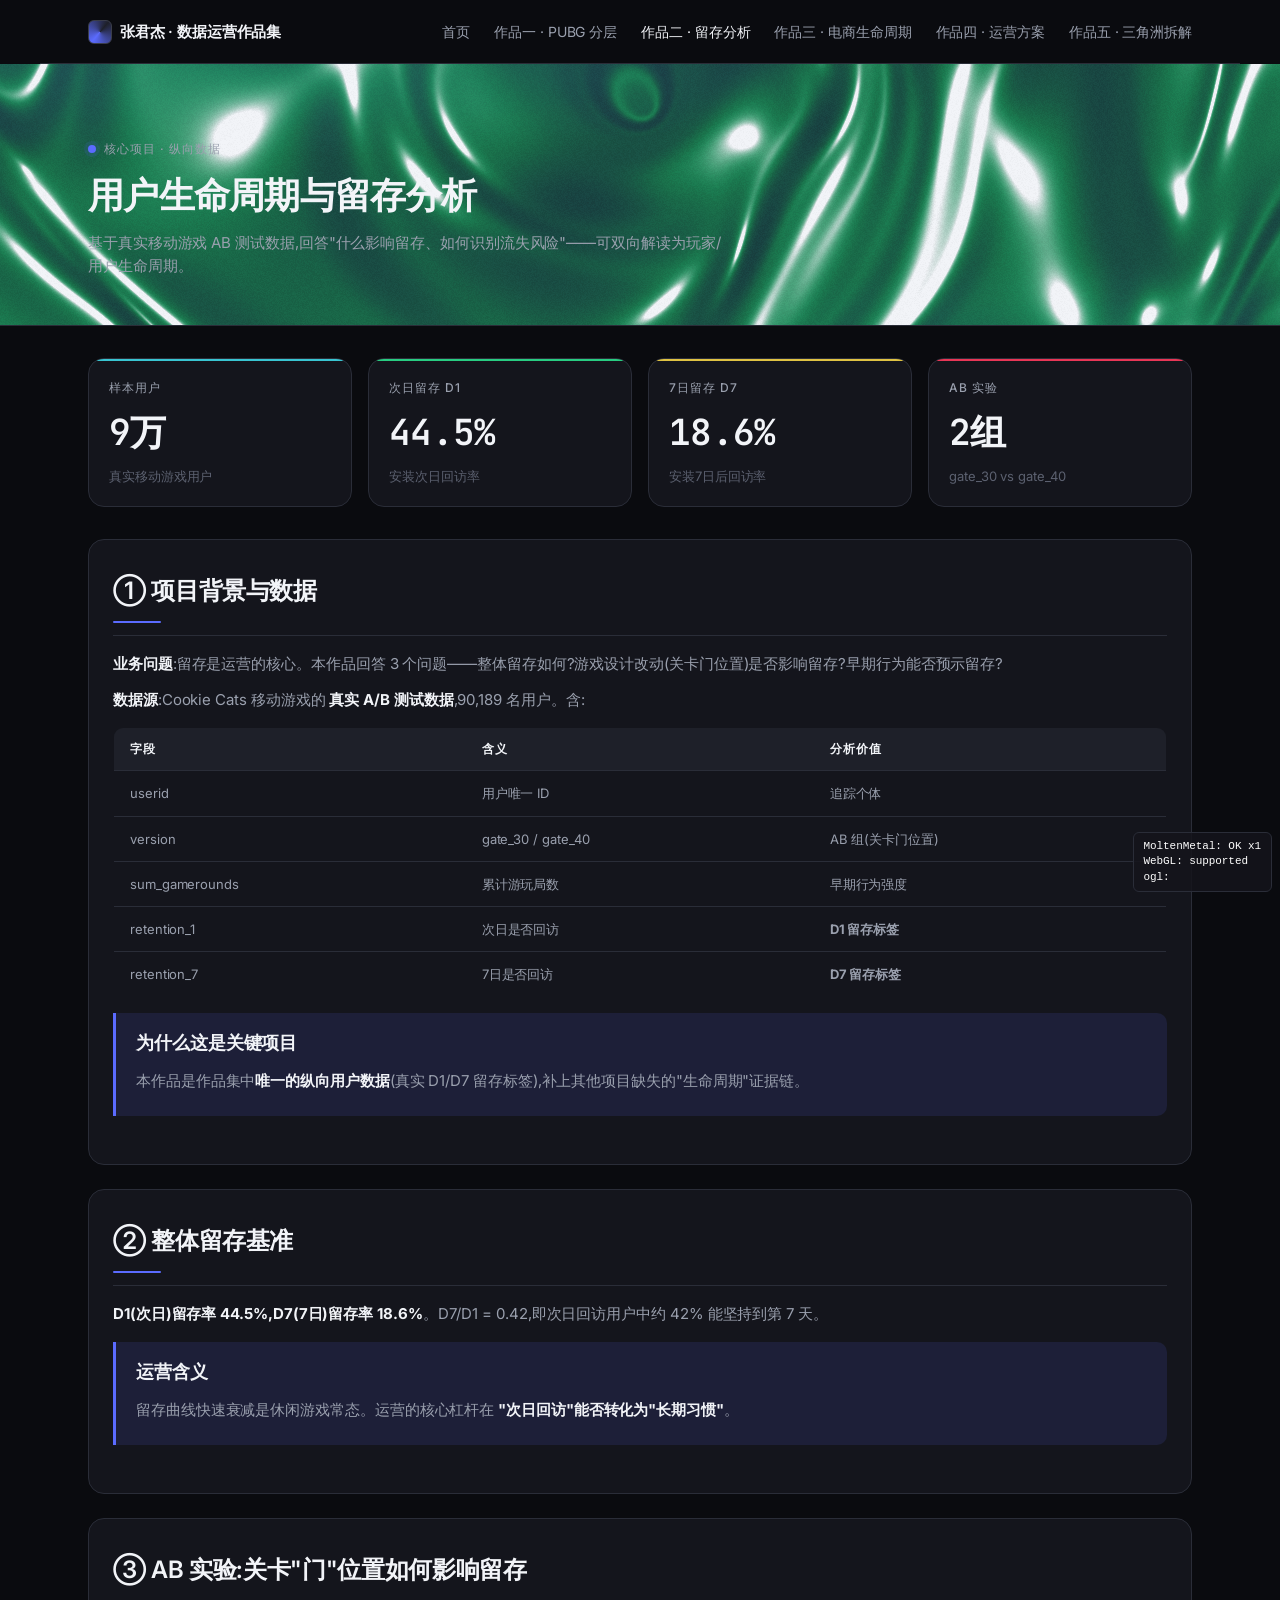
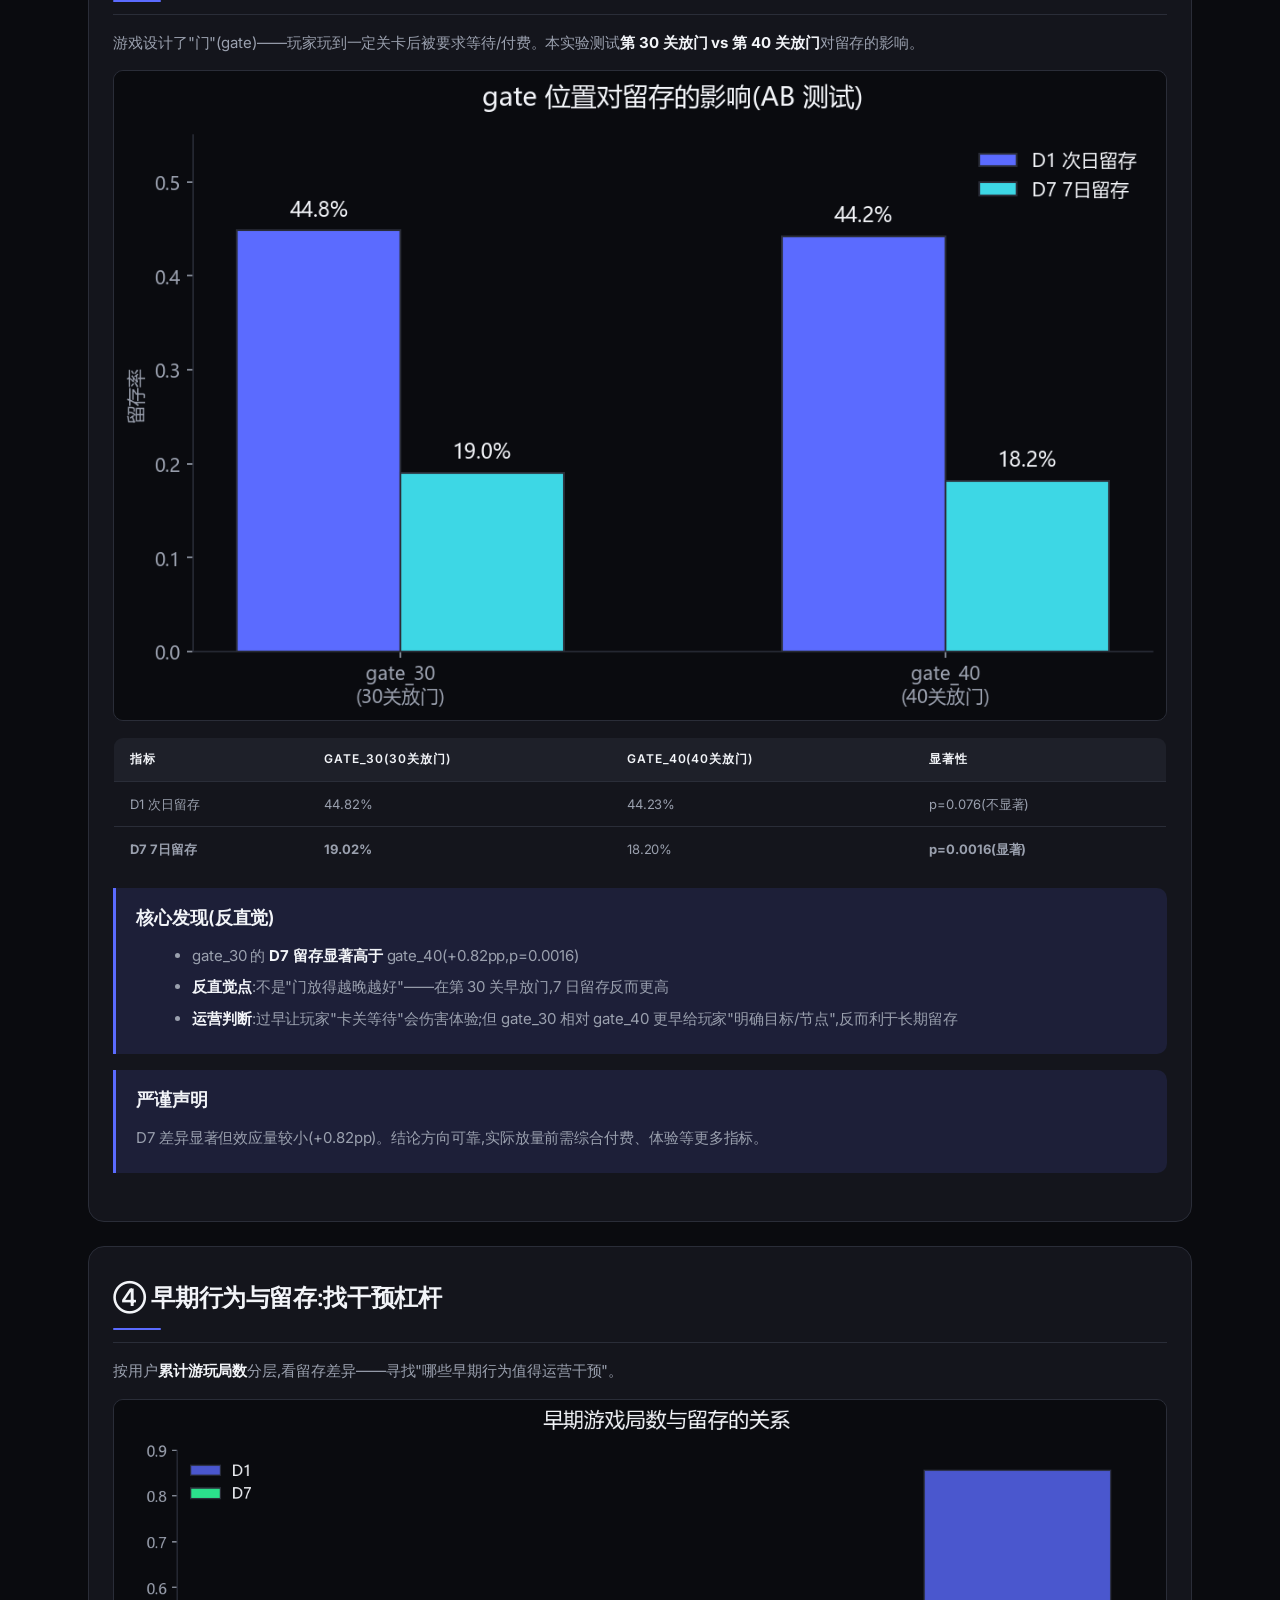
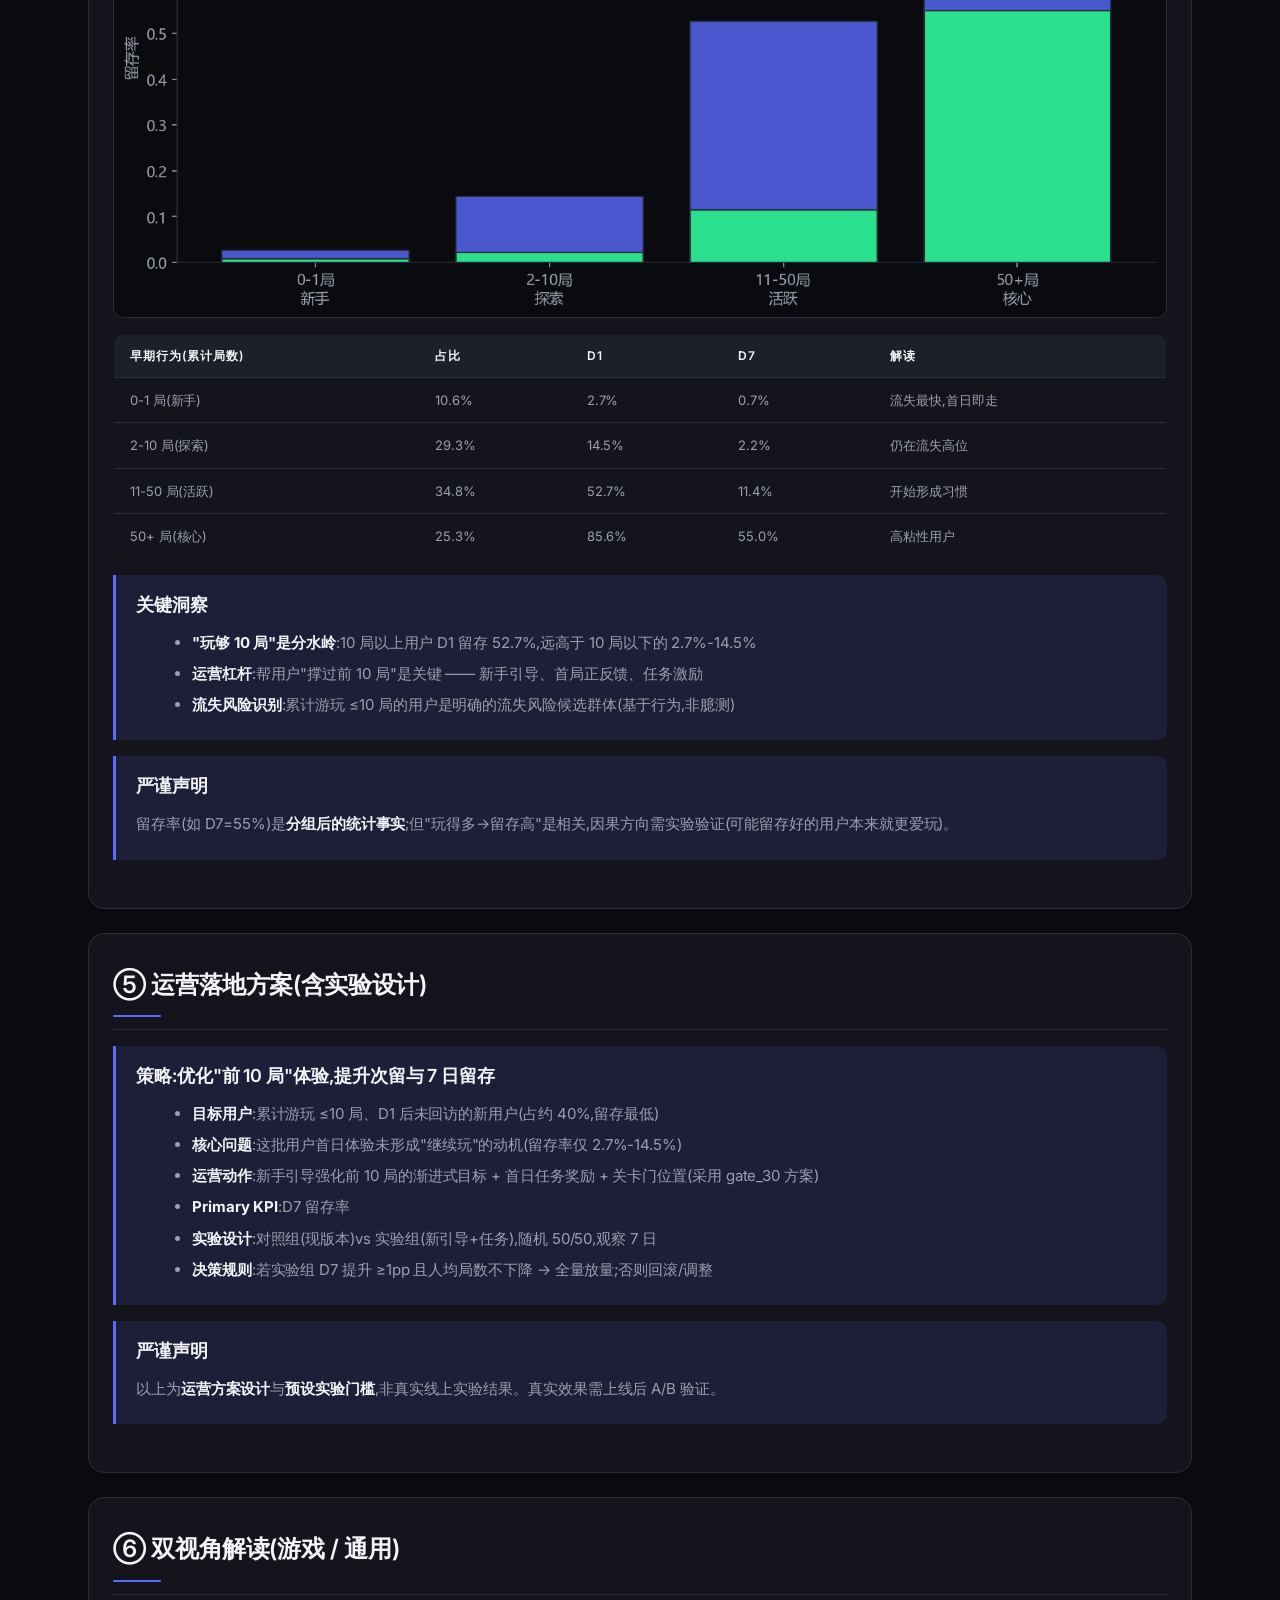
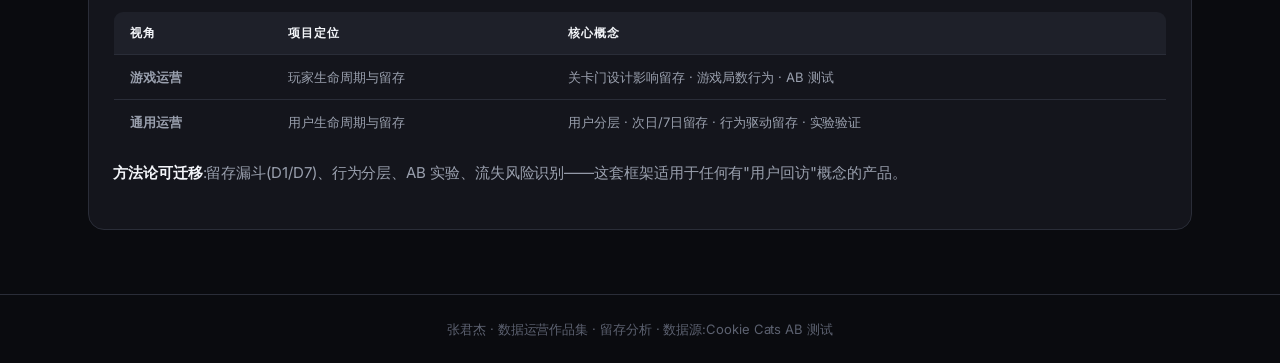
<file: works/retention.html>
<!DOCTYPE html>
<html lang="zh-CN">
<head>
<meta charset="UTF-8">
<meta name="viewport" content="width=device-width, initial-scale=1.0">
<title>作品 · 用户生命周期与留存分析</title>
<link rel="preconnect" href="https://fonts.googleapis.com">
<link rel="preconnect" href="https://fonts.gstatic.com" crossorigin>
<link href="https://fonts.googleapis.com/css2?family=Inter:wght@300;400;500;600;700&family=JetBrains+Mono:wght@400;500;600;700&display=swap" rel="stylesheet">
<link rel="stylesheet" href="../css/system.css">
<link rel="stylesheet" href="../css/style.css">
</head>
<body>

<nav class="nav container">
  <a class="nav-brand" href="../index.html">
    <span class="nav-brand-mark"></span>
    张君杰 · 数据运营作品集
  </a>
  <div class="nav-links">
    <a class="nav-link" href="../index.html">首页</a>
    <a class="nav-link" href="pubg.html">作品一 · PUBG 分层</a>
    <a class="nav-link" href="retention.html" aria-current="page">作品二 · 留存分析</a>
    <a class="nav-link" href="olist.html">作品三 · 电商生命周期</a>
    <a class="nav-link" href="ops-plan.html">作品四 · 运营方案</a>
    <a class="nav-link" href="delta.html">作品五 · 三角洲拆解</a>
  </div>
</nav>

<header class="hero molten-hero" data-color1="#5B6BFF" data-color2="#2BE08C" data-color3="#F2F4F8" data-opacity="1.0">
  <div class="molten-canvas-layer"></div>
  <div class="container">
    <p class="eyebrow" style="margin-bottom:16px;">核心项目 · 纵向数据</p>
    <h1>用户生命周期与留存分析</h1>
    <p class="subtitle">基于真实移动游戏 AB 测试数据,回答"什么影响留存、如何识别流失风险"——可双向解读为玩家/用户生命周期。</p>
  </div>
</header>

<div class="container">

  <div class="grid-4" style="margin:var(--space-8) 0;">
    <div class="stat-tile" data-tone="info">
      <div class="stat-head"><span class="stat-eyebrow">样本用户</span></div>
      <div class="stat-value">9万</div>
      <div class="stat-foot">真实移动游戏用户</div>
    </div>
    <div class="stat-tile" data-tone="success">
      <div class="stat-head"><span class="stat-eyebrow">次日留存 D1</span></div>
      <div class="stat-value">44.5%</div>
      <div class="stat-foot">安装次日回访率</div>
    </div>
    <div class="stat-tile" data-tone="warning">
      <div class="stat-head"><span class="stat-eyebrow">7日留存 D7</span></div>
      <div class="stat-value">18.6%</div>
      <div class="stat-foot">安装7日后回访率</div>
    </div>
    <div class="stat-tile" data-tone="danger">
      <div class="stat-head"><span class="stat-eyebrow">AB 实验</span></div>
      <div class="stat-value">2组</div>
      <div class="stat-foot">gate_30 vs gate_40</div>
    </div>
  </div>

  <!-- ① 背景与数据 -->
  <section class="chart-card">
    <h2>① 项目背景与数据</h2>
    <p><strong>业务问题</strong>:留存是运营的核心。本作品回答 3 个问题——整体留存如何?游戏设计改动(关卡门位置)是否影响留存?早期行为能否预示留存?</p>
    <p><strong>数据源</strong>:Cookie Cats 移动游戏的 <strong>真实 A/B 测试数据</strong>,90,189 名用户。含:</p>
    <table class="data-table">
      <tr><th>字段</th><th>含义</th><th>分析价值</th></tr>
      <tr><td>userid</td><td>用户唯一 ID</td><td>追踪个体</td></tr>
      <tr><td>version</td><td>gate_30 / gate_40</td><td>AB 组(关卡门位置)</td></tr>
      <tr><td>sum_gamerounds</td><td>累计游玩局数</td><td>早期行为强度</td></tr>
      <tr><td>retention_1</td><td>次日是否回访</td><td><strong>D1 留存标签</strong></td></tr>
      <tr><td>retention_7</td><td>7日是否回访</td><td><strong>D7 留存标签</strong></td></tr>
    </table>
    <div class="action-plan"><div class="plan-title">为什么这是关键项目</div>
      <p>本作品是作品集中<strong>唯一的纵向用户数据</strong>(真实 D1/D7 留存标签),补上其他项目缺失的"生命周期"证据链。</p>
    </div>
  </section>

  <!-- ② 整体留存 -->
  <section class="chart-card">
    <h2>② 整体留存基准</h2>
    <p><strong>D1(次日)留存率 44.5%,D7(7日)留存率 18.6%</strong>。D7/D1 = 0.42,即次日回访用户中约 42% 能坚持到第 7 天。</p>
    <div class="action-plan"><div class="plan-title">运营含义</div>
      <p>留存曲线快速衰减是休闲游戏常态。运营的核心杠杆在 <strong>"次日回访"能否转化为"长期习惯"</strong>。</p>
    </div>
  </section>

  <!-- ③ AB 实验 -->
  <section class="chart-card">
    <h2>③ AB 实验:关卡"门"位置如何影响留存</h2>
    <p>游戏设计了"门"(gate)——玩家玩到一定关卡后被要求等待/付费。本实验测试<strong>第 30 关放门 vs 第 40 关放门</strong>对留存的影响。</p>
    <img src="../assets/01_ab_retention.png" alt="AB 组留存对比">
    <table class="data-table">
      <tr><th>指标</th><th>gate_30(30关放门)</th><th>gate_40(40关放门)</th><th>显著性</th></tr>
      <tr><td>D1 次日留存</td><td>44.82%</td><td>44.23%</td><td>p=0.076(不显著)</td></tr>
      <tr><td><strong>D7 7日留存</strong></td><td><strong>19.02%</strong></td><td>18.20%</td><td><strong>p=0.0016(显著)</strong></td></tr>
    </table>
    <div class="action-plan"><div class="plan-title">核心发现(反直觉)</div>
      <ul>
        <li>gate_30 的 <strong>D7 留存显著高于</strong> gate_40(+0.82pp,p=0.0016)</li>
        <li><strong>反直觉点</strong>:不是"门放得越晚越好"——在第 30 关早放门,7 日留存反而更高</li>
        <li><strong>运营判断</strong>:过早让玩家"卡关等待"会伤害体验;但 gate_30 相对 gate_40 更早给玩家"明确目标/节点",反而利于长期留存</li>
      </ul>
    </div>
    <div class="action-plan"><div class="plan-title">严谨声明</div>
      <p>D7 差异显著但效应量较小(+0.82pp)。结论方向可靠,实际放量前需综合付费、体验等更多指标。</p>
    </div>
  </section>

  <!-- ④ 行为与留存 -->
  <section class="chart-card">
    <h2>④ 早期行为与留存:找干预杠杆</h2>
    <p>按用户<strong>累计游玩局数</strong>分层,看留存差异——寻找"哪些早期行为值得运营干预"。</p>
    <img src="../assets/02_behavior_retention.png" alt="行为与留存关系">
    <table class="data-table">
      <tr><th>早期行为(累计局数)</th><th>占比</th><th>D1</th><th>D7</th><th>解读</th></tr>
      <tr><td>0-1 局(新手)</td><td>10.6%</td><td>2.7%</td><td>0.7%</td><td>流失最快,首日即走</td></tr>
      <tr><td>2-10 局(探索)</td><td>29.3%</td><td>14.5%</td><td>2.2%</td><td>仍在流失高位</td></tr>
      <tr><td>11-50 局(活跃)</td><td>34.8%</td><td>52.7%</td><td>11.4%</td><td>开始形成习惯</td></tr>
      <tr><td>50+ 局(核心)</td><td>25.3%</td><td>85.6%</td><td>55.0%</td><td>高粘性用户</td></tr>
    </table>
    <div class="action-plan"><div class="plan-title">关键洞察</div>
      <ul>
        <li><strong>"玩够 10 局"是分水岭</strong>:10 局以上用户 D1 留存 52.7%,远高于 10 局以下的 2.7%-14.5%</li>
        <li><strong>运营杠杆</strong>:帮用户"撑过前 10 局"是关键 —— 新手引导、首局正反馈、任务激励</li>
        <li><strong>流失风险识别</strong>:累计游玩 ≤10 局的用户是明确的流失风险候选群体(基于行为,非臆测)</li>
      </ul>
    </div>
    <div class="action-plan"><div class="plan-title">严谨声明</div>
      <p>留存率(如 D7=55%)是<strong>分组后的统计事实</strong>;但"玩得多→留存高"是相关,因果方向需实验验证(可能留存好的用户本来就更爱玩)。</p>
    </div>
  </section>

  <!-- ⑤ 运营方案 -->
  <section class="chart-card">
    <h2>⑤ 运营落地方案(含实验设计)</h2>
    <div class="action-plan"><div class="plan-title">策略:优化"前 10 局"体验,提升次留与 7 日留存</div>
      <ul>
        <li><strong>目标用户</strong>:累计游玩 ≤10 局、D1 后未回访的新用户(占约 40%,留存最低)</li>
        <li><strong>核心问题</strong>:这批用户首日体验未形成"继续玩"的动机(留存率仅 2.7%-14.5%)</li>
        <li><strong>运营动作</strong>:新手引导强化前 10 局的渐进式目标 + 首日任务奖励 + 关卡门位置(采用 gate_30 方案)</li>
        <li><strong>Primary KPI</strong>:D7 留存率</li>
        <li><strong>实验设计</strong>:对照组(现版本)vs 实验组(新引导+任务),随机 50/50,观察 7 日</li>
        <li><strong>决策规则</strong>:若实验组 D7 提升 ≥1pp 且人均局数不下降 → 全量放量;否则回滚/调整</li>
      </ul>
    </div>
    <div class="action-plan"><div class="plan-title">严谨声明</div>
      <p>以上为<strong>运营方案设计</strong>与<strong>预设实验门槛</strong>,非真实线上实验结果。真实效果需上线后 A/B 验证。</p>
    </div>
  </section>

  <!-- ⑥ 双视角解读 -->
  <section class="chart-card">
    <h2>⑥ 双视角解读(游戏 / 通用)</h2>
    <table class="data-table">
      <tr><th>视角</th><th>项目定位</th><th>核心概念</th></tr>
      <tr><td><strong>游戏运营</strong></td><td>玩家生命周期与留存</td><td>关卡门设计影响留存 · 游戏局数行为 · AB 测试</td></tr>
      <tr><td><strong>通用运营</strong></td><td>用户生命周期与留存</td><td>用户分层 · 次日/7日留存 · 行为驱动留存 · 实验验证</td></tr>
    </table>
    <p><strong>方法论可迁移</strong>:留存漏斗(D1/D7)、行为分层、AB 实验、流失风险识别——这套框架适用于任何有"用户回访"概念的产品。</p>
  </section>

</div>

<footer>张君杰 · 数据运营作品集 · 留存分析 · 数据源:Cookie Cats AB 测试</footer>

<script type="importmap">
{
  "imports": { "ogl": "../js/ogl/index.js" }
}
</script>
<script type="module">
  import { initMolten } from '../js/molten-init.js';
  initMolten();
</script>

</body>
</html>
</file>
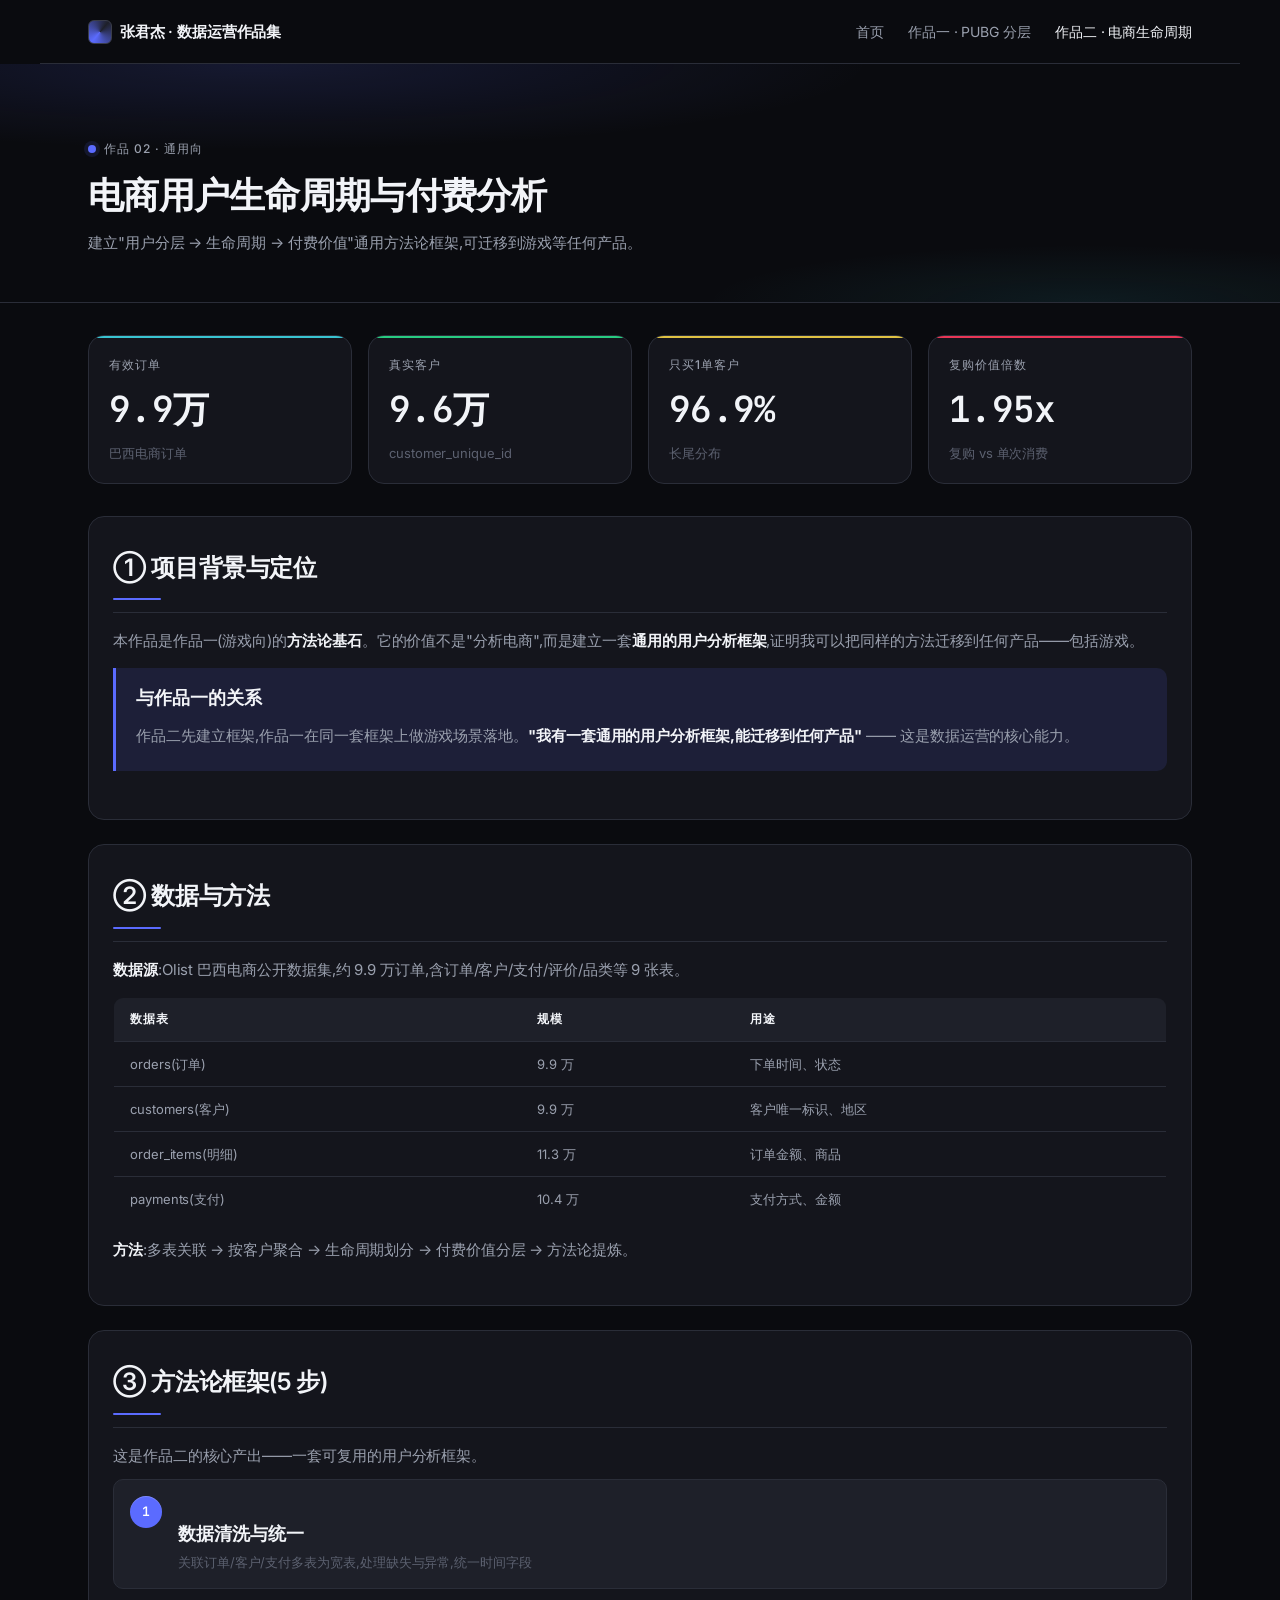
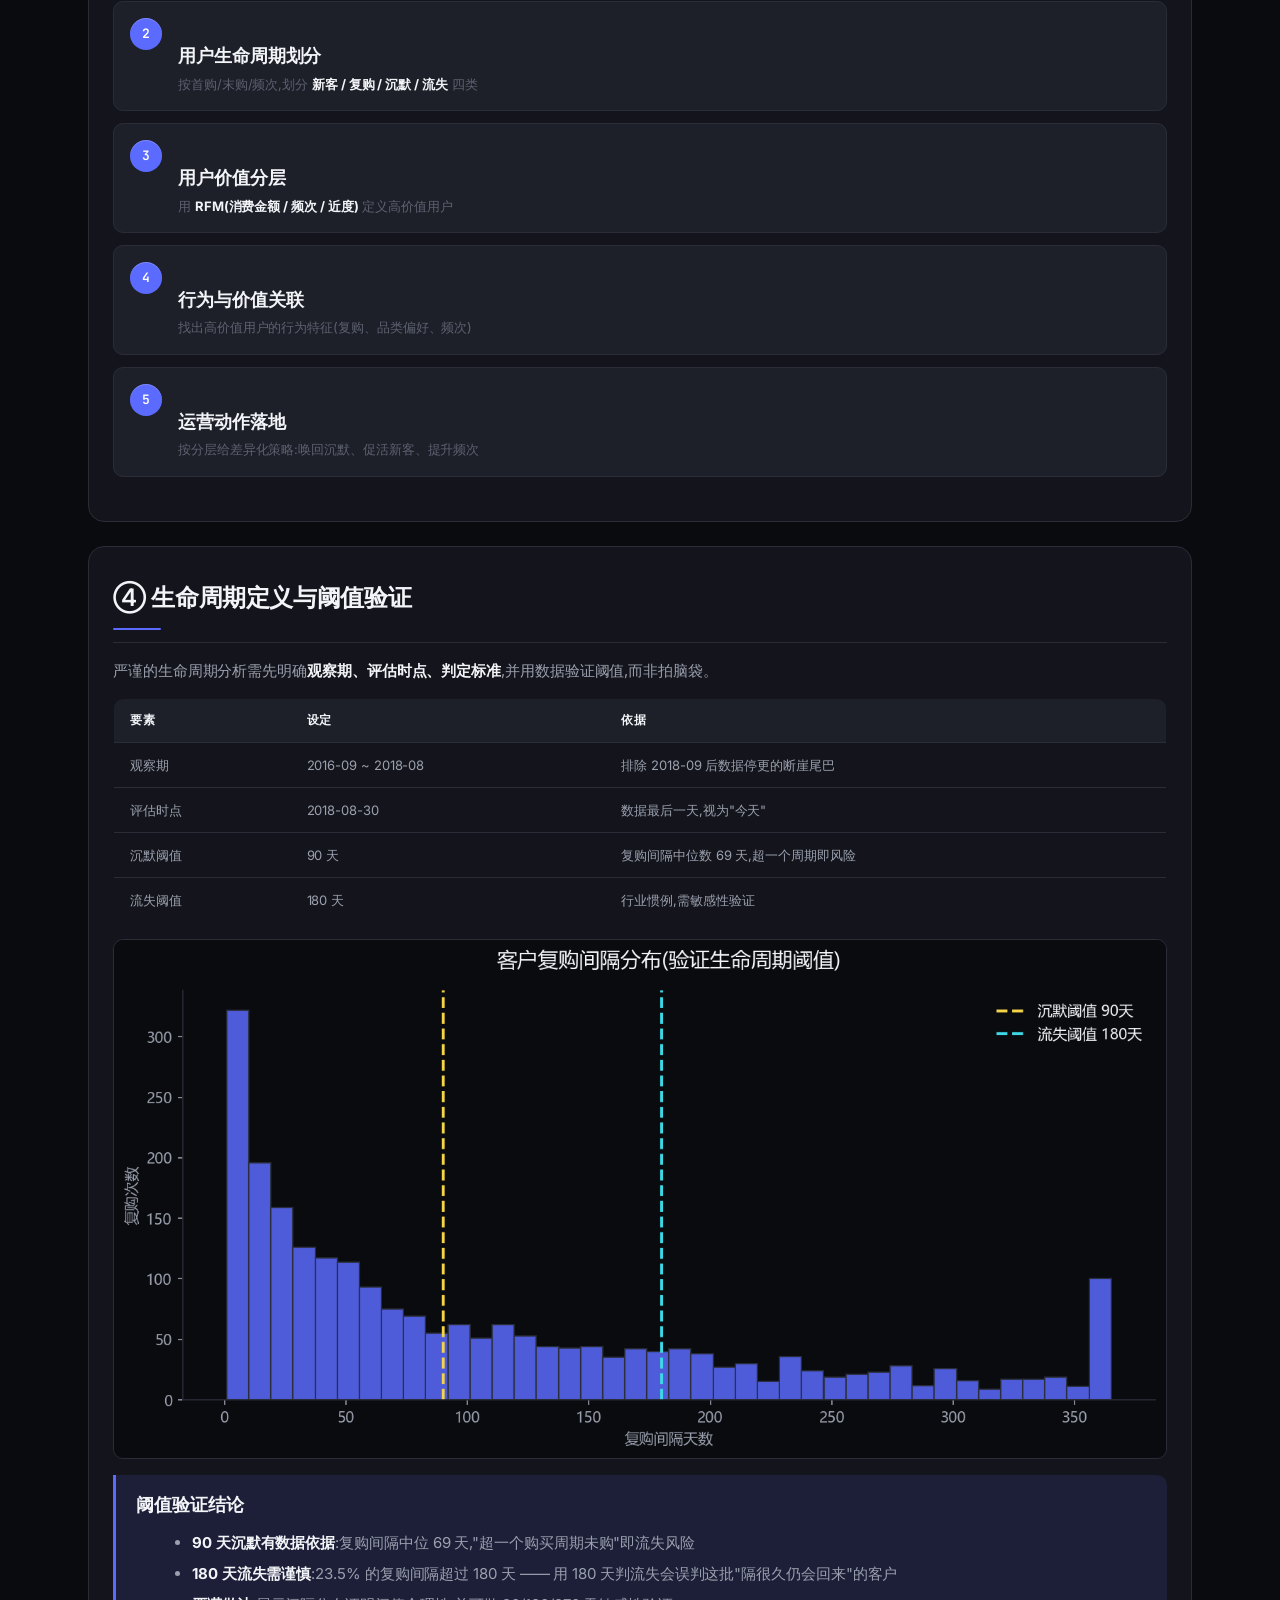
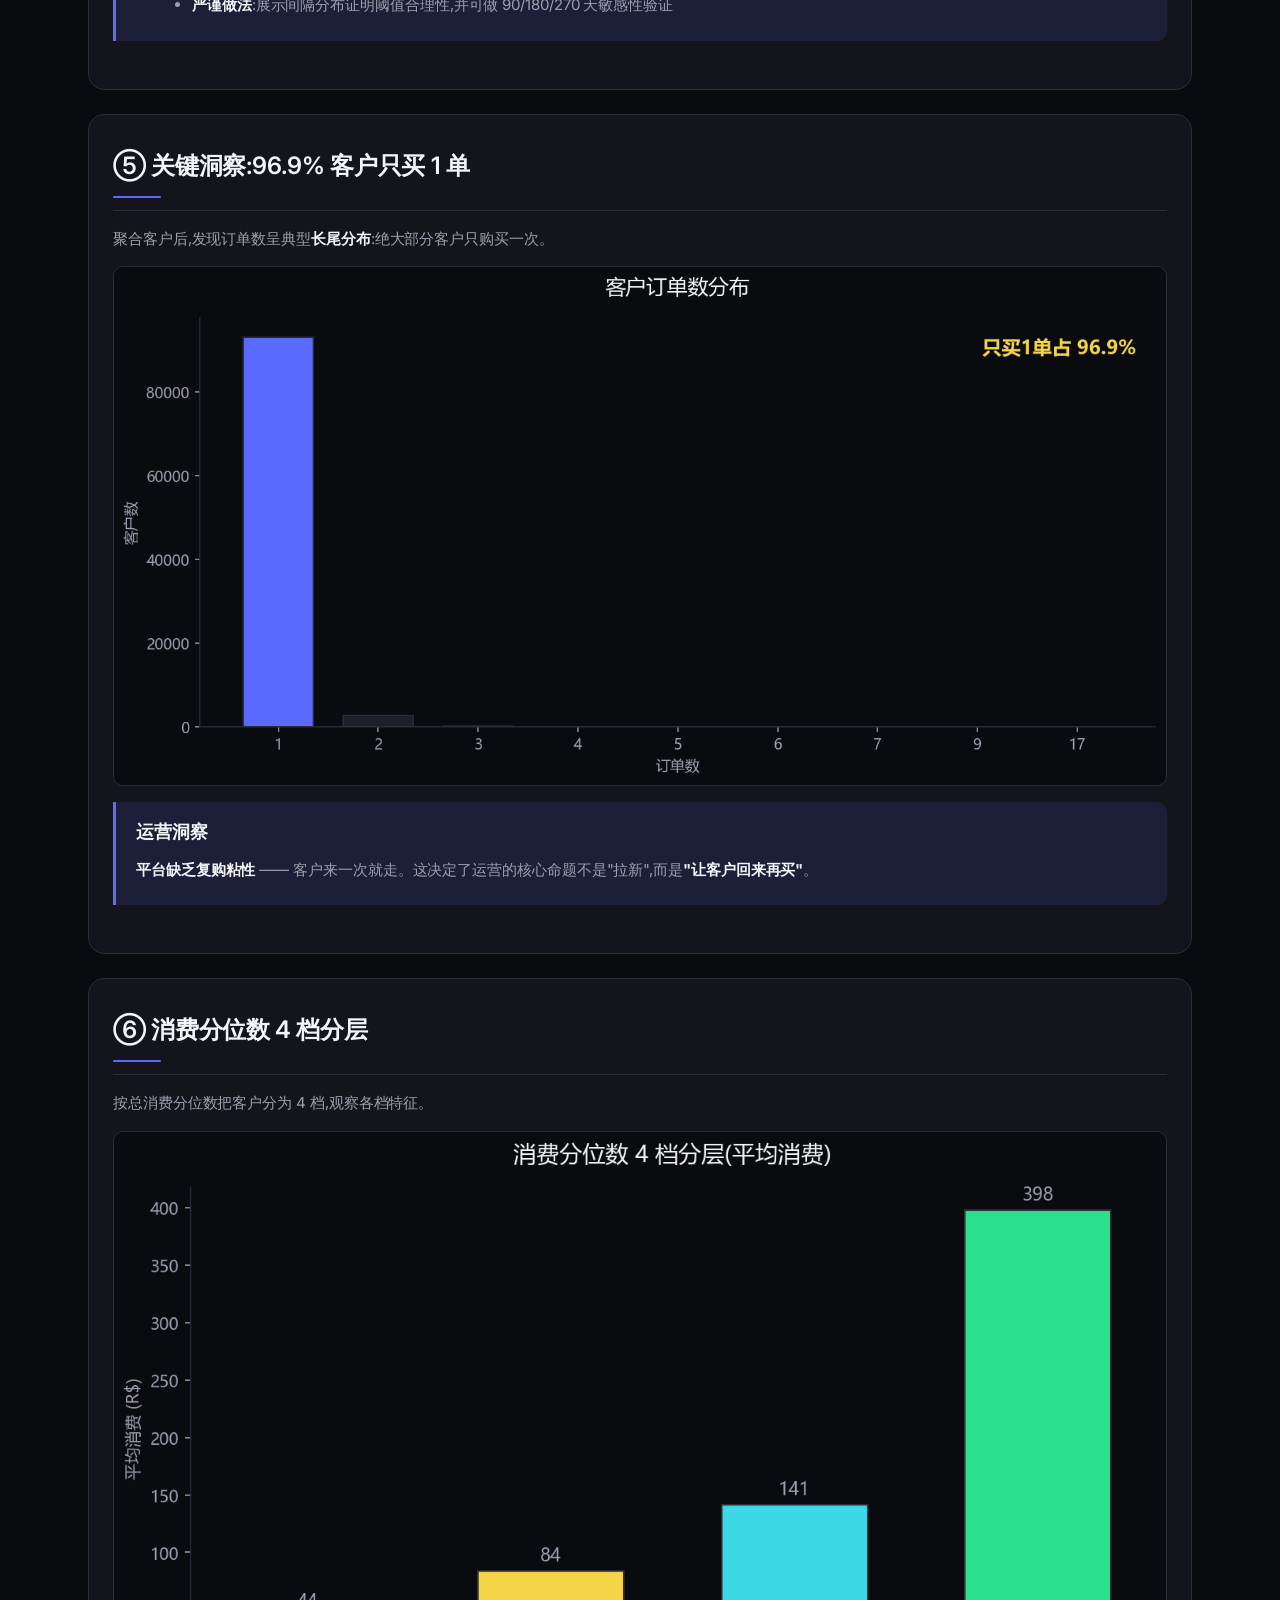
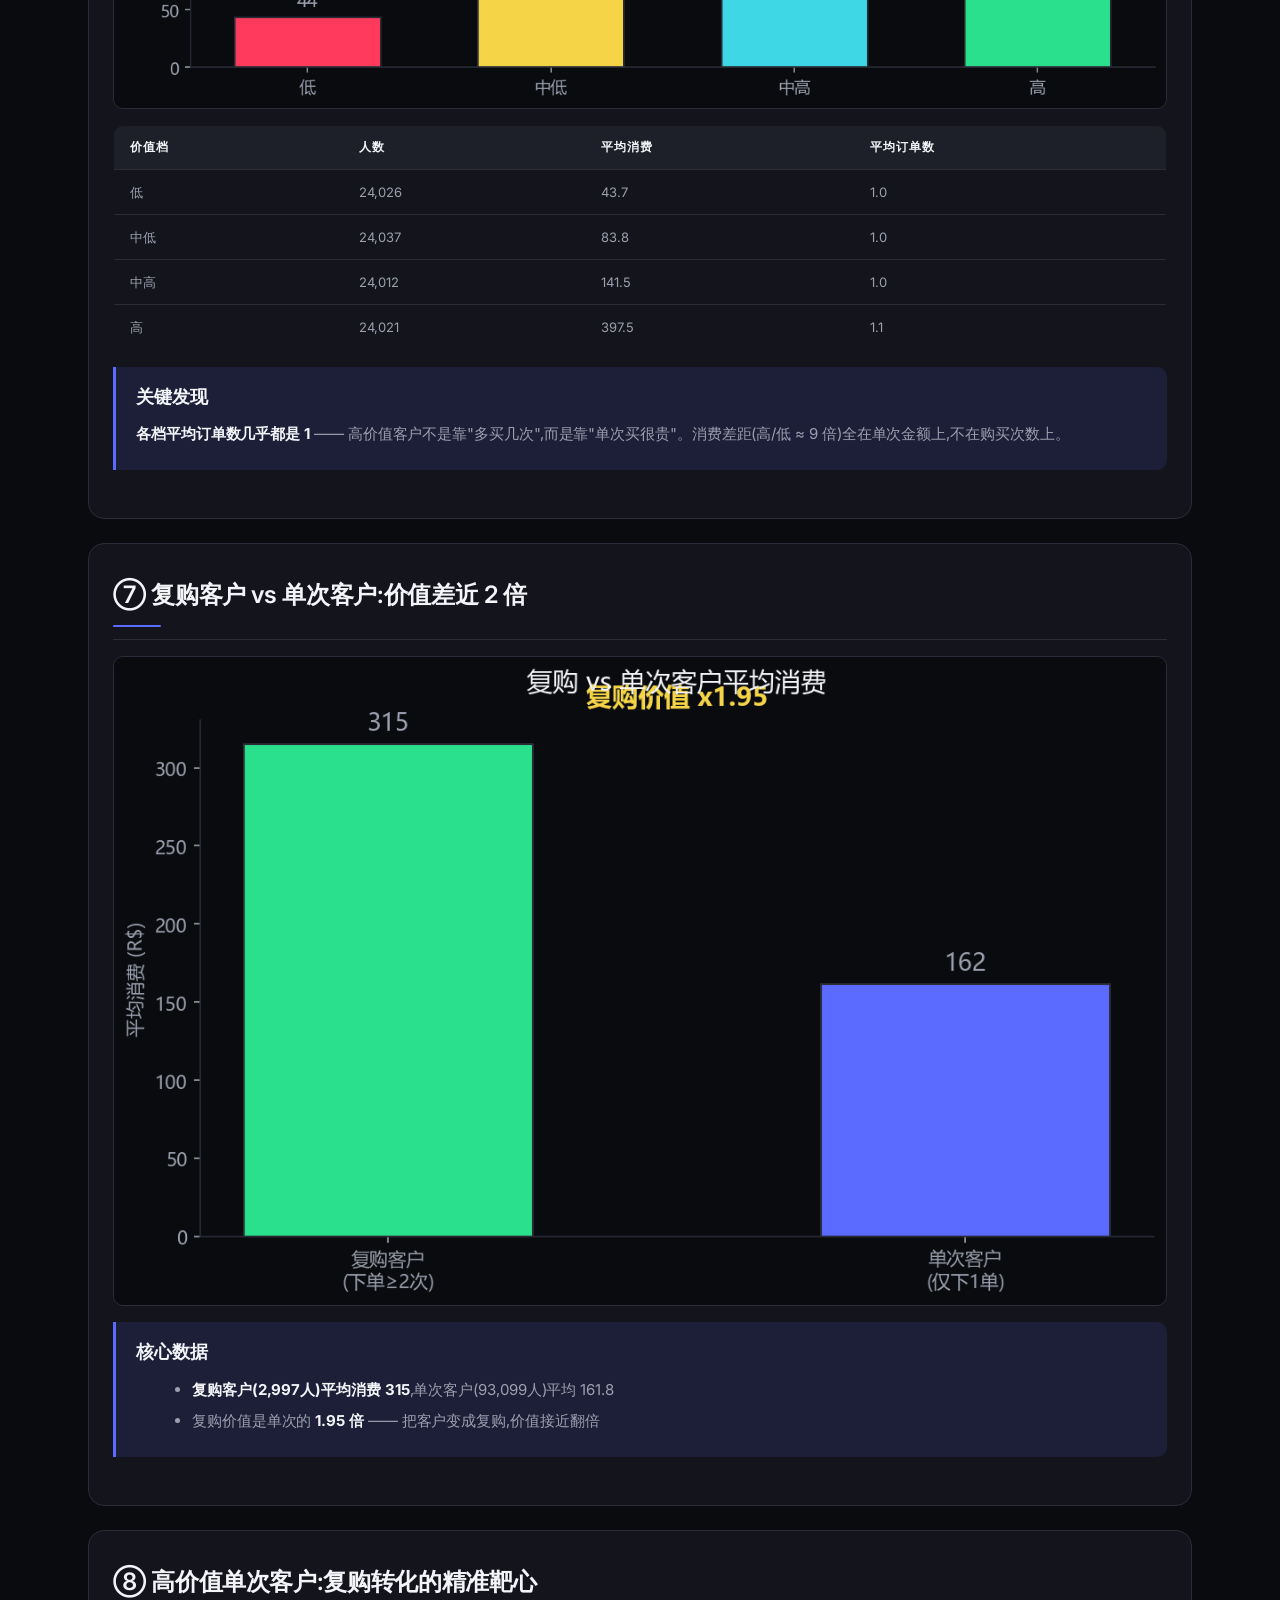
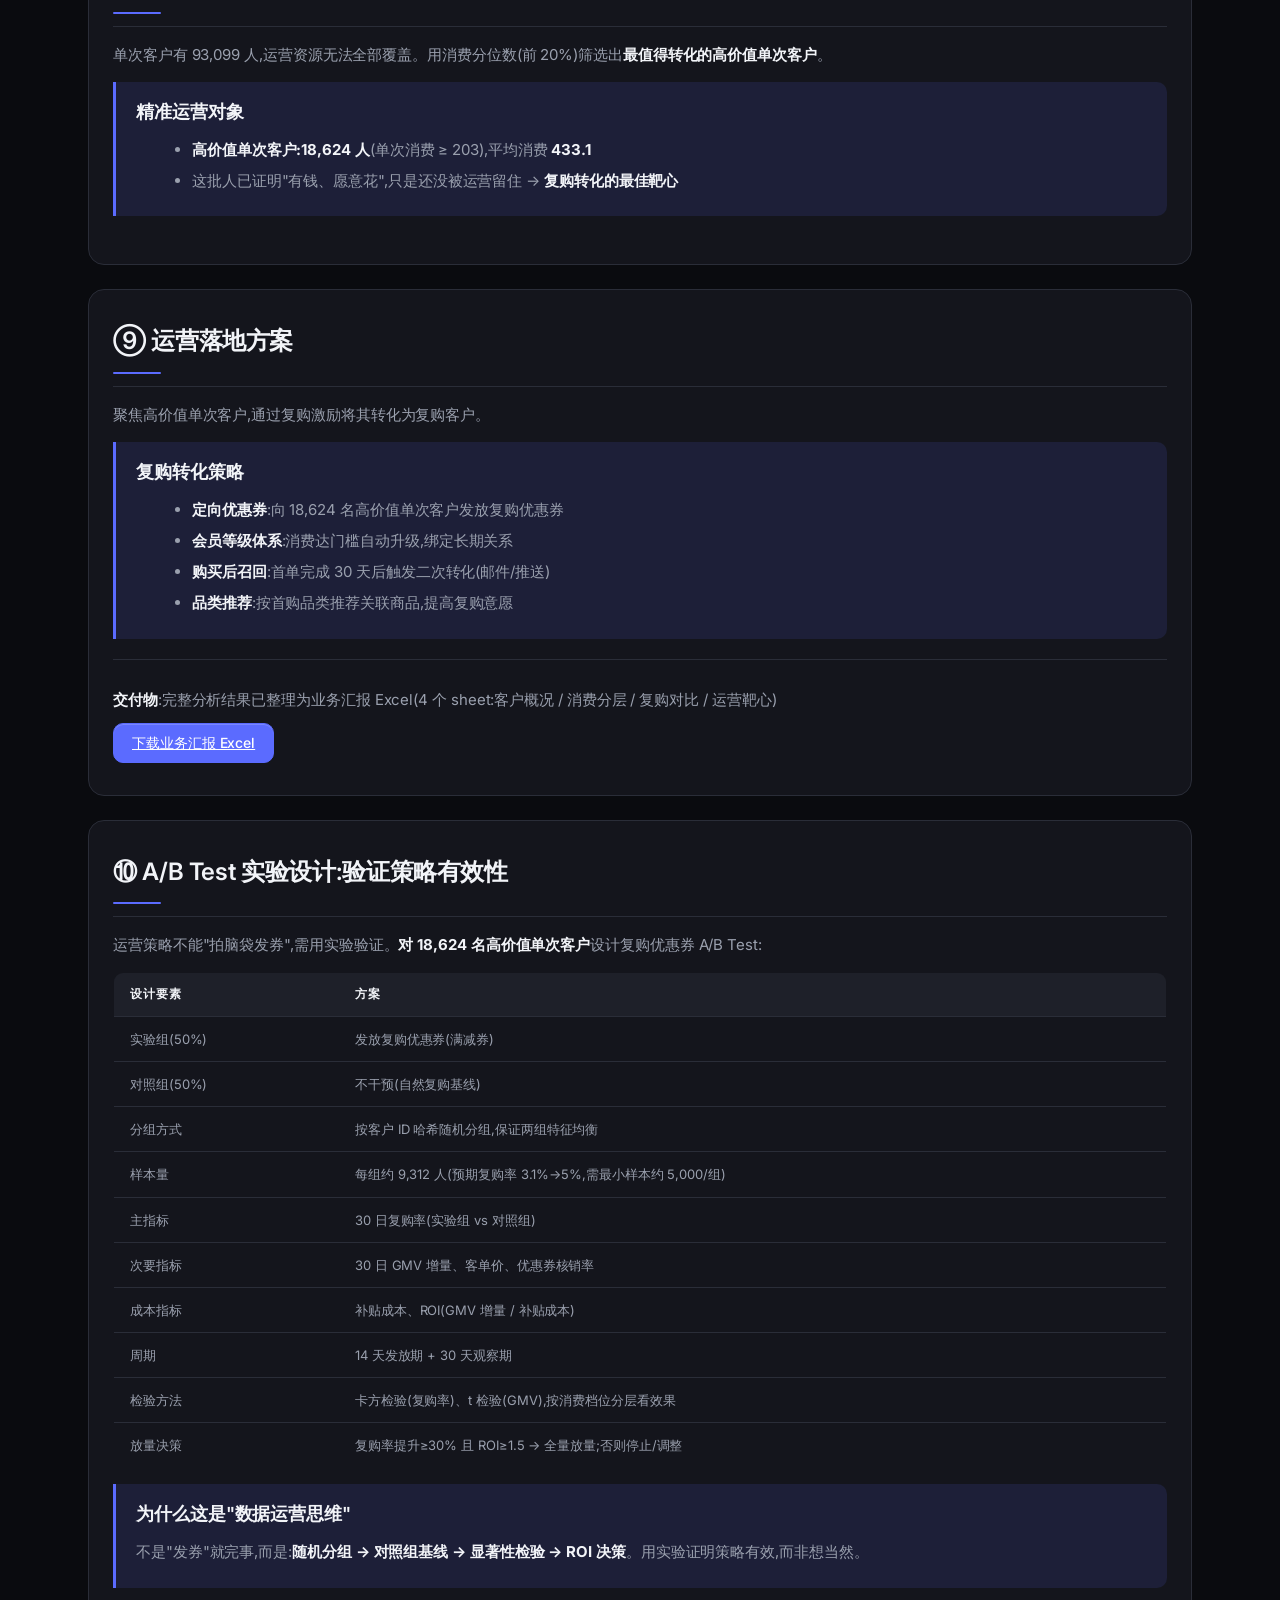
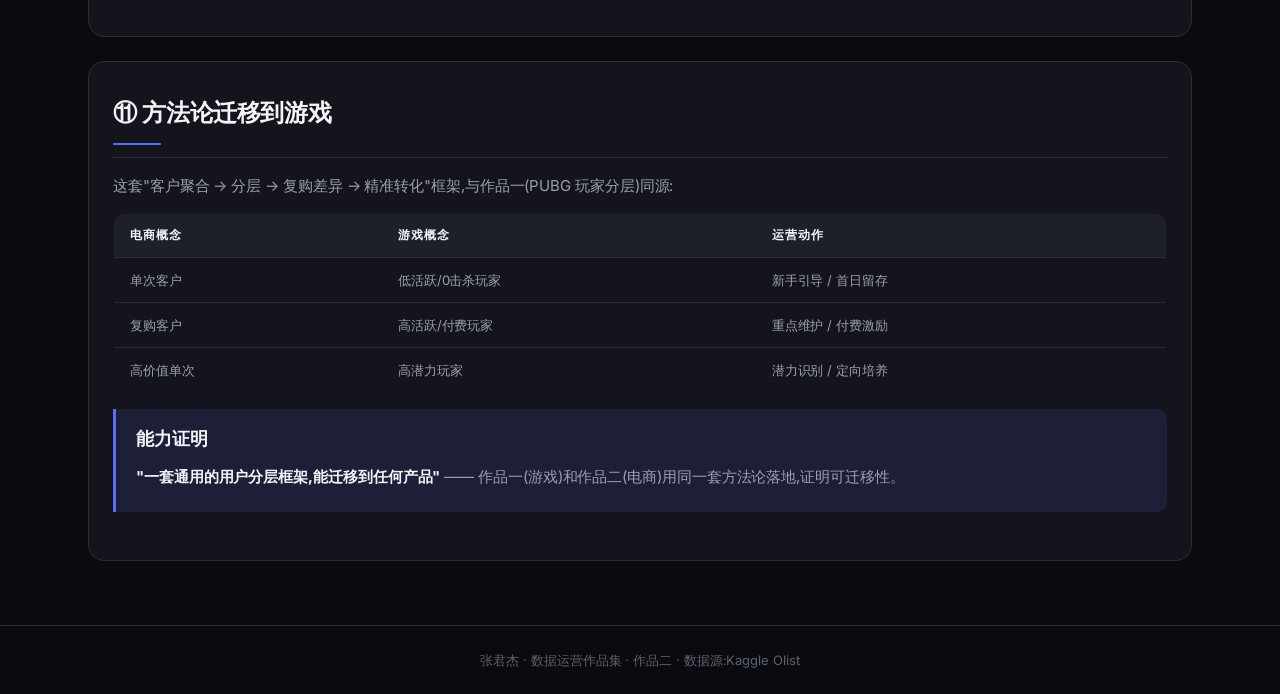
<file: website/works/olist.html>
<!DOCTYPE html>
<html lang="zh-CN">
<head>
<meta charset="UTF-8">
<meta name="viewport" content="width=device-width, initial-scale=1.0">
<title>作品二 · 电商用户生命周期与付费分析</title>
<link rel="preconnect" href="https://fonts.googleapis.com">
<link rel="preconnect" href="https://fonts.gstatic.com" crossorigin>
<link href="https://fonts.googleapis.com/css2?family=Inter:wght@300;400;500;600;700&family=JetBrains+Mono:wght@400;500;600;700&display=swap" rel="stylesheet">
<link rel="stylesheet" href="../css/system.css">
<link rel="stylesheet" href="../css/style.css">
</head>
<body>

<!-- 导航 -->
<nav class="nav container">
  <a class="nav-brand" href="../index.html">
    <span class="nav-brand-mark"></span>
    张君杰 · 数据运营作品集
  </a>
  <div class="nav-links">
    <a class="nav-link" href="../index.html">首页</a>
    <a class="nav-link" href="pubg.html">作品一 · PUBG 分层</a>
    <a class="nav-link" href="olist.html" aria-current="page">作品二 · 电商生命周期</a>
  </div>
</nav>

<!-- Hero -->
<header class="hero">
  <div class="container">
    <p class="eyebrow" style="margin-bottom:16px;">作品 02 · 通用向</p>
    <h1>电商用户生命周期与付费分析</h1>
    <p class="subtitle">建立"用户分层 → 生命周期 → 付费价值"通用方法论框架,可迁移到游戏等任何产品。</p>
  </div>
</header>

<div class="container">

  <!-- KPI: stat-tile -->
  <div class="grid-4" style="margin:var(--space-8) 0;">
    <div class="stat-tile" data-tone="info">
      <div class="stat-head"><span class="stat-eyebrow">有效订单</span></div>
      <div class="stat-value">9.9万</div>
      <div class="stat-foot">巴西电商订单</div>
    </div>
    <div class="stat-tile" data-tone="success">
      <div class="stat-head"><span class="stat-eyebrow">真实客户</span></div>
      <div class="stat-value">9.6万</div>
      <div class="stat-foot">customer_unique_id</div>
    </div>
    <div class="stat-tile" data-tone="warning">
      <div class="stat-head"><span class="stat-eyebrow">只买1单客户</span></div>
      <div class="stat-value">96.9%</div>
      <div class="stat-foot">长尾分布</div>
    </div>
    <div class="stat-tile" data-tone="danger">
      <div class="stat-head"><span class="stat-eyebrow">复购价值倍数</span></div>
      <div class="stat-value">1.95x</div>
      <div class="stat-foot">复购 vs 单次消费</div>
    </div>
  </div>

  <!-- ① 项目背景与定位 -->
  <section class="chart-card">
    <h2>① 项目背景与定位</h2>
    <p>本作品是作品一(游戏向)的<strong>方法论基石</strong>。它的价值不是"分析电商",而是建立一套<strong>通用的用户分析框架</strong>,证明我可以把同样的方法迁移到任何产品——包括游戏。</p>
    <div class="action-plan">
      <div class="plan-title">与作品一的关系</div>
      <p>作品二先建立框架,作品一在同一套框架上做游戏场景落地。<strong>"我有一套通用的用户分析框架,能迁移到任何产品"</strong> —— 这是数据运营的核心能力。</p>
    </div>
  </section>

  <!-- ② 数据与方法 -->
  <section class="chart-card">
    <h2>② 数据与方法</h2>
    <p><strong>数据源</strong>:Olist 巴西电商公开数据集,约 9.9 万订单,含订单/客户/支付/评价/品类等 9 张表。</p>
    <table class="data-table">
      <tr><th>数据表</th><th>规模</th><th>用途</th></tr>
      <tr><td>orders(订单)</td><td>9.9 万</td><td>下单时间、状态</td></tr>
      <tr><td>customers(客户)</td><td>9.9 万</td><td>客户唯一标识、地区</td></tr>
      <tr><td>order_items(明细)</td><td>11.3 万</td><td>订单金额、商品</td></tr>
      <tr><td>payments(支付)</td><td>10.4 万</td><td>支付方式、金额</td></tr>
    </table>
    <p><strong>方法</strong>:多表关联 → 按客户聚合 → 生命周期划分 → 付费价值分层 → 方法论提炼。</p>
  </section>

  <!-- ③ 方法论框架 -->
  <section class="chart-card">
    <h2>③ 方法论框架(5 步)</h2>
    <p>这是作品二的核心产出——一套可复用的用户分析框架。</p>

    <div class="method-step">
      <div class="step-num">1</div>
      <div class="step-body"><h4>数据清洗与统一</h4><p>关联订单/客户/支付多表为宽表,处理缺失与异常,统一时间字段</p></div>
    </div>
    <div class="method-step">
      <div class="step-num">2</div>
      <div class="step-body"><h4>用户生命周期划分</h4><p>按首购/末购/频次,划分 <strong>新客 / 复购 / 沉默 / 流失</strong> 四类</p></div>
    </div>
    <div class="method-step">
      <div class="step-num">3</div>
      <div class="step-body"><h4>用户价值分层</h4><p>用 <strong>RFM(消费金额 / 频次 / 近度)</strong> 定义高价值用户</p></div>
    </div>
    <div class="method-step">
      <div class="step-num">4</div>
      <div class="step-body"><h4>行为与价值关联</h4><p>找出高价值用户的行为特征(复购、品类偏好、频次)</p></div>
    </div>
    <div class="method-step">
      <div class="step-num">5</div>
      <div class="step-body"><h4>运营动作落地</h4><p>按分层给差异化策略:唤回沉默、促活新客、提升频次</p></div>
    </div>
  </section>

  <!-- ④ 生命周期定义与验证 -->
  <section class="chart-card">
    <h2>④ 生命周期定义与阈值验证</h2>
    <p>严谨的生命周期分析需先明确<strong>观察期、评估时点、判定标准</strong>,并用数据验证阈值,而非拍脑袋。</p>
    <table class="data-table">
      <tr><th>要素</th><th>设定</th><th>依据</th></tr>
      <tr><td>观察期</td><td>2016-09 ~ 2018-08</td><td>排除 2018-09 后数据停更的断崖尾巴</td></tr>
      <tr><td>评估时点</td><td>2018-08-30</td><td>数据最后一天,视为"今天"</td></tr>
      <tr><td>沉默阈值</td><td>90 天</td><td>复购间隔中位数 69 天,超一个周期即风险</td></tr>
      <tr><td>流失阈值</td><td>180 天</td><td>行业惯例,需敏感性验证</td></tr>
    </table>
    <img src="../assets/04_repeat_interval.png" alt="复购间隔分布">
    <div class="action-plan">
      <div class="plan-title">阈值验证结论</div>
      <ul>
        <li><strong>90 天沉默有数据依据</strong>:复购间隔中位 69 天,"超一个购买周期未购"即流失风险</li>
        <li><strong>180 天流失需谨慎</strong>:23.5% 的复购间隔超过 180 天 —— 用 180 天判流失会误判这批"隔很久仍会回来"的客户</li>
        <li><strong>严谨做法</strong>:展示间隔分布证明阈值合理性,并可做 90/180/270 天敏感性验证</li>
      </ul>
    </div>
  </section>

  <!-- ⑥ 关键洞察:长尾分布 -->
  <section class="chart-card">
    <h2>⑤ 关键洞察:96.9% 客户只买 1 单</h2>
    <p>聚合客户后,发现订单数呈典型<strong>长尾分布</strong>:绝大部分客户只购买一次。</p>
    <img src="../assets/01_order_count.png" alt="客户订单数分布">
    <div class="action-plan">
      <div class="plan-title">运营洞察</div>
      <p><strong>平台缺乏复购粘性</strong> —— 客户来一次就走。这决定了运营的核心命题不是"拉新",而是<strong>"让客户回来再买"</strong>。</p>
    </div>
  </section>

  <!-- ⑥ 消费分层 -->
  <section class="chart-card">
    <h2>⑥ 消费分位数 4 档分层</h2>
    <p>按总消费分位数把客户分为 4 档,观察各档特征。</p>
    <img src="../assets/02_value_tiers.png" alt="消费价值分层">
    <table class="data-table">
      <tr><th>价值档</th><th>人数</th><th>平均消费</th><th>平均订单数</th></tr>
      <tr><td>低</td><td>24,026</td><td>43.7</td><td>1.0</td></tr>
      <tr><td>中低</td><td>24,037</td><td>83.8</td><td>1.0</td></tr>
      <tr><td>中高</td><td>24,012</td><td>141.5</td><td>1.0</td></tr>
      <tr><td>高</td><td>24,021</td><td>397.5</td><td>1.1</td></tr>
    </table>
    <div class="action-plan">
      <div class="plan-title">关键发现</div>
      <p><strong>各档平均订单数几乎都是 1</strong> —— 高价值客户不是靠"多买几次",而是靠"单次买很贵"。消费差距(高/低 ≈ 9 倍)全在单次金额上,不在购买次数上。</p>
    </div>
  </section>

  <!-- ⑦ 复购 vs 单次 -->
  <section class="chart-card">
    <h2>⑦ 复购客户 vs 单次客户:价值差近 2 倍</h2>
    <img src="../assets/03_repeat_vs_once.png" alt="复购对比单次">
    <div class="action-plan">
      <div class="plan-title">核心数据</div>
      <ul>
        <li><strong>复购客户(2,997人)平均消费 315</strong>,单次客户(93,099人)平均 161.8</li>
        <li>复购价值是单次的 <strong>1.95 倍</strong> —— 把客户变成复购,价值接近翻倍</li>
      </ul>
    </div>
  </section>

  <!-- ⑧ 高价值单次客户 -->
  <section class="chart-card">
    <h2>⑧ 高价值单次客户:复购转化的精准靶心</h2>
    <p>单次客户有 93,099 人,运营资源无法全部覆盖。用消费分位数(前 20%)筛选出<strong>最值得转化的高价值单次客户</strong>。</p>
    <div class="action-plan">
      <div class="plan-title">精准运营对象</div>
      <ul>
        <li><strong>高价值单次客户:18,624 人</strong>(单次消费 ≥ 203),平均消费 <strong>433.1</strong></li>
        <li>这批人已证明"有钱、愿意花",只是还没被运营留住 → <strong>复购转化的最佳靶心</strong></li>
      </ul>
    </div>
  </section>

  <!-- ⑨ 运营落地方案 -->
  <section class="chart-card">
    <h2>⑨ 运营落地方案</h2>
    <p>聚焦高价值单次客户,通过复购激励将其转化为复购客户。</p>
    <div class="action-plan">
      <div class="plan-title">复购转化策略</div>
      <ul>
        <li><strong>定向优惠券</strong>:向 18,624 名高价值单次客户发放复购优惠券</li>
        <li><strong>会员等级体系</strong>:消费达门槛自动升级,绑定长期关系</li>
        <li><strong>购买后召回</strong>:首单完成 30 天后触发二次转化(邮件/推送)</li>
        <li><strong>品类推荐</strong>:按首购品类推荐关联商品,提高复购意愿</li>
      </ul>
    </div>
    <div style="margin-top:20px; padding-top:16px; border-top:1px solid var(--color-border);">
      <p style="margin-bottom:12px;"><strong>交付物</strong>:完整分析结果已整理为业务汇报 Excel(4 个 sheet:客户概况 / 消费分层 / 复购对比 / 运营靶心)</p>
      <a class="btn btn-primary" href="../files/olist_business_report.xlsx" download>下载业务汇报 Excel</a>
    </div>
  </section>

  <!-- ⑩ A/B Test 实验设计 -->
  <section class="chart-card">
    <h2>⑩ A/B Test 实验设计:验证策略有效性</h2>
    <p>运营策略不能"拍脑袋发券",需用实验验证。<strong>对 18,624 名高价值单次客户</strong>设计复购优惠券 A/B Test:</p>
    <table class="data-table">
      <tr><th>设计要素</th><th>方案</th></tr>
      <tr><td>实验组(50%)</td><td>发放复购优惠券(满减券)</td></tr>
      <tr><td>对照组(50%)</td><td>不干预(自然复购基线)</td></tr>
      <tr><td>分组方式</td><td>按客户 ID 哈希随机分组,保证两组特征均衡</td></tr>
      <tr><td>样本量</td><td>每组约 9,312 人(预期复购率 3.1%→5%,需最小样本约 5,000/组)</td></tr>
      <tr><td>主指标</td><td>30 日复购率(实验组 vs 对照组)</td></tr>
      <tr><td>次要指标</td><td>30 日 GMV 增量、客单价、优惠券核销率</td></tr>
      <tr><td>成本指标</td><td>补贴成本、ROI(GMV 增量 / 补贴成本)</td></tr>
      <tr><td>周期</td><td>14 天发放期 + 30 天观察期</td></tr>
      <tr><td>检验方法</td><td>卡方检验(复购率)、t 检验(GMV),按消费档位分层看效果</td></tr>
      <tr><td>放量决策</td><td>复购率提升≥30% 且 ROI≥1.5 → 全量放量;否则停止/调整</td></tr>
    </table>
    <div class="action-plan">
      <div class="plan-title">为什么这是"数据运营思维"</div>
      <p>不是"发券"就完事,而是:<strong>随机分组 → 对照组基线 → 显著性检验 → ROI 决策</strong>。用实验证明策略有效,而非想当然。</p>
    </div>
  </section>

  <!-- ⑪ 方法论迁移 -->
  <section class="chart-card">
    <h2>⑪ 方法论迁移到游戏</h2>
    <p>这套"客户聚合 → 分层 → 复购差异 → 精准转化"框架,与作品一(PUBG 玩家分层)同源:</p>
    <table class="data-table">
      <tr><th>电商概念</th><th>游戏概念</th><th>运营动作</th></tr>
      <tr><td>单次客户</td><td>低活跃/0击杀玩家</td><td>新手引导 / 首日留存</td></tr>
      <tr><td>复购客户</td><td>高活跃/付费玩家</td><td>重点维护 / 付费激励</td></tr>
      <tr><td>高价值单次</td><td>高潜力玩家</td><td>潜力识别 / 定向培养</td></tr>
    </table>
    <div class="action-plan">
      <div class="plan-title">能力证明</div>
      <p><strong>"一套通用的用户分层框架,能迁移到任何产品"</strong> —— 作品一(游戏)和作品二(电商)用同一套方法论落地,证明可迁移性。</p>
    </div>
  </section>

</div>

<footer>张君杰 · 数据运营作品集 · 作品二 · 数据源:Kaggle Olist</footer>

</body>
</html>
</file>
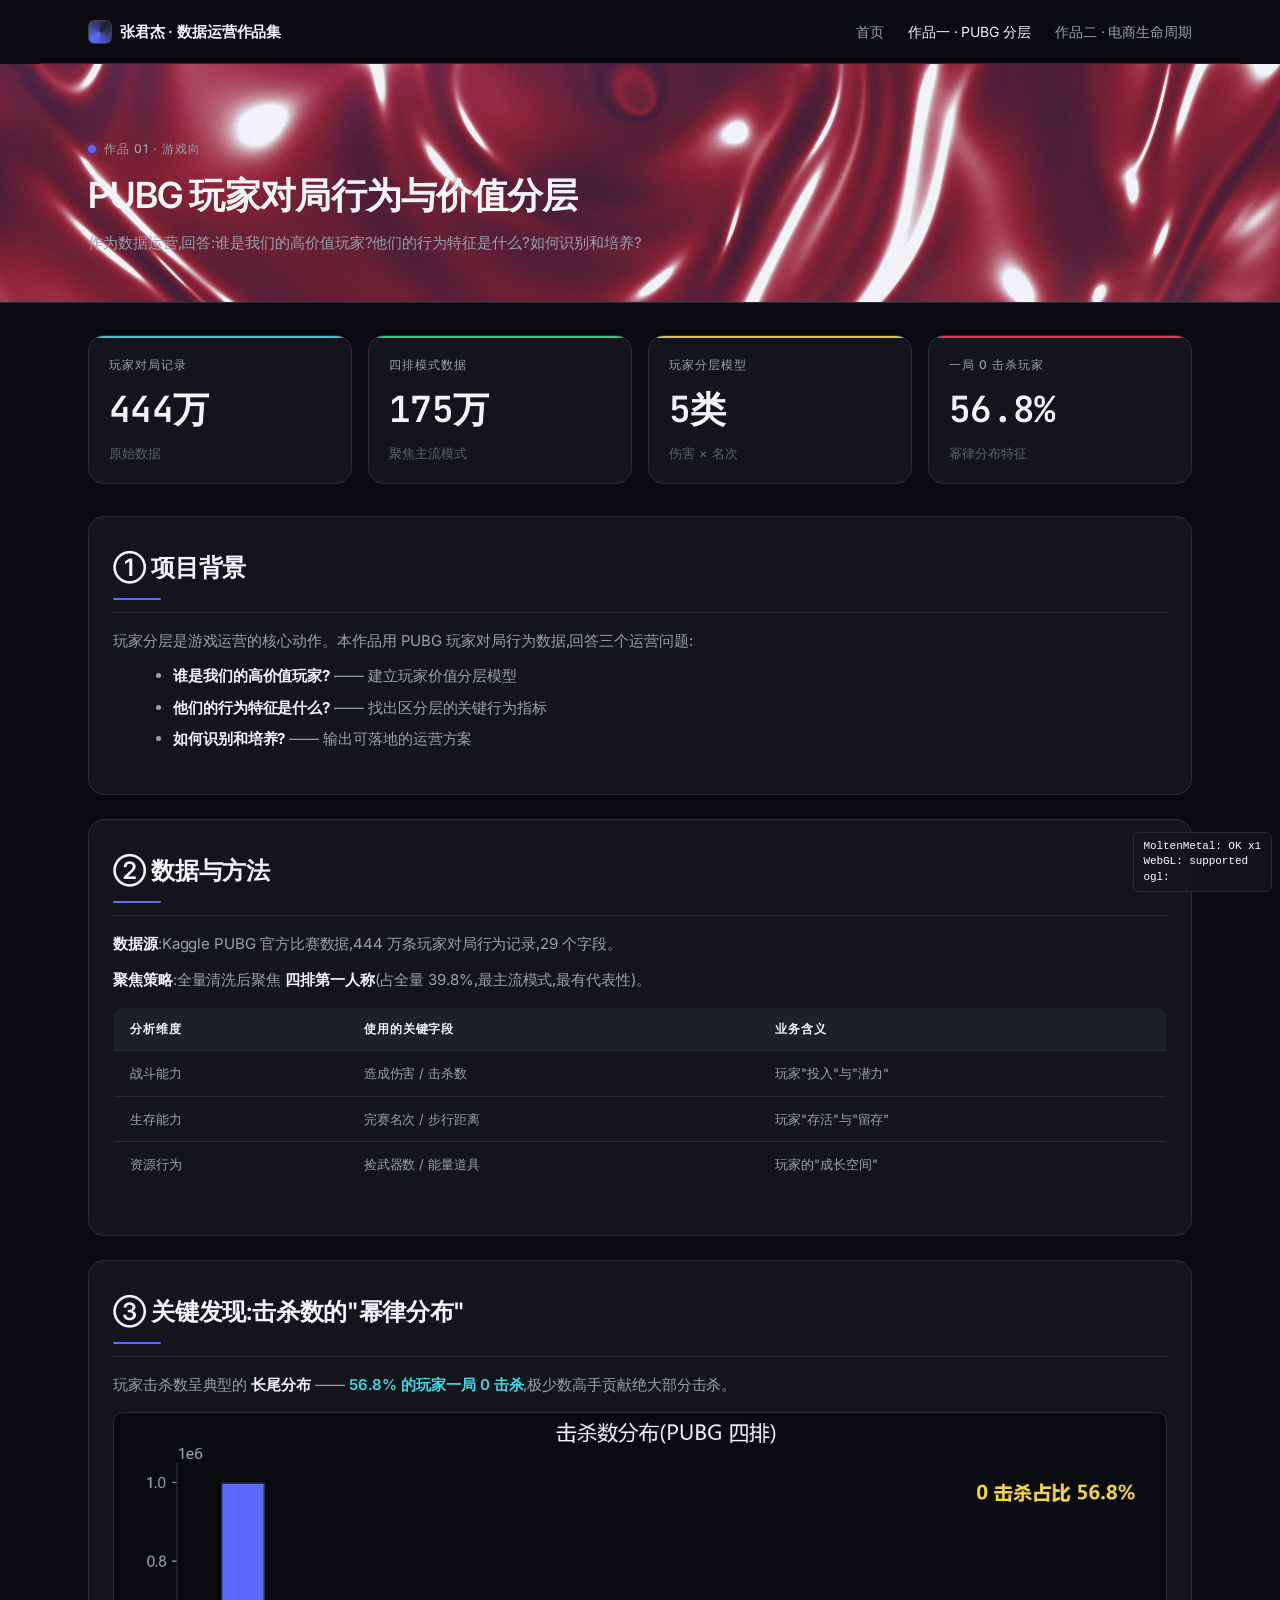
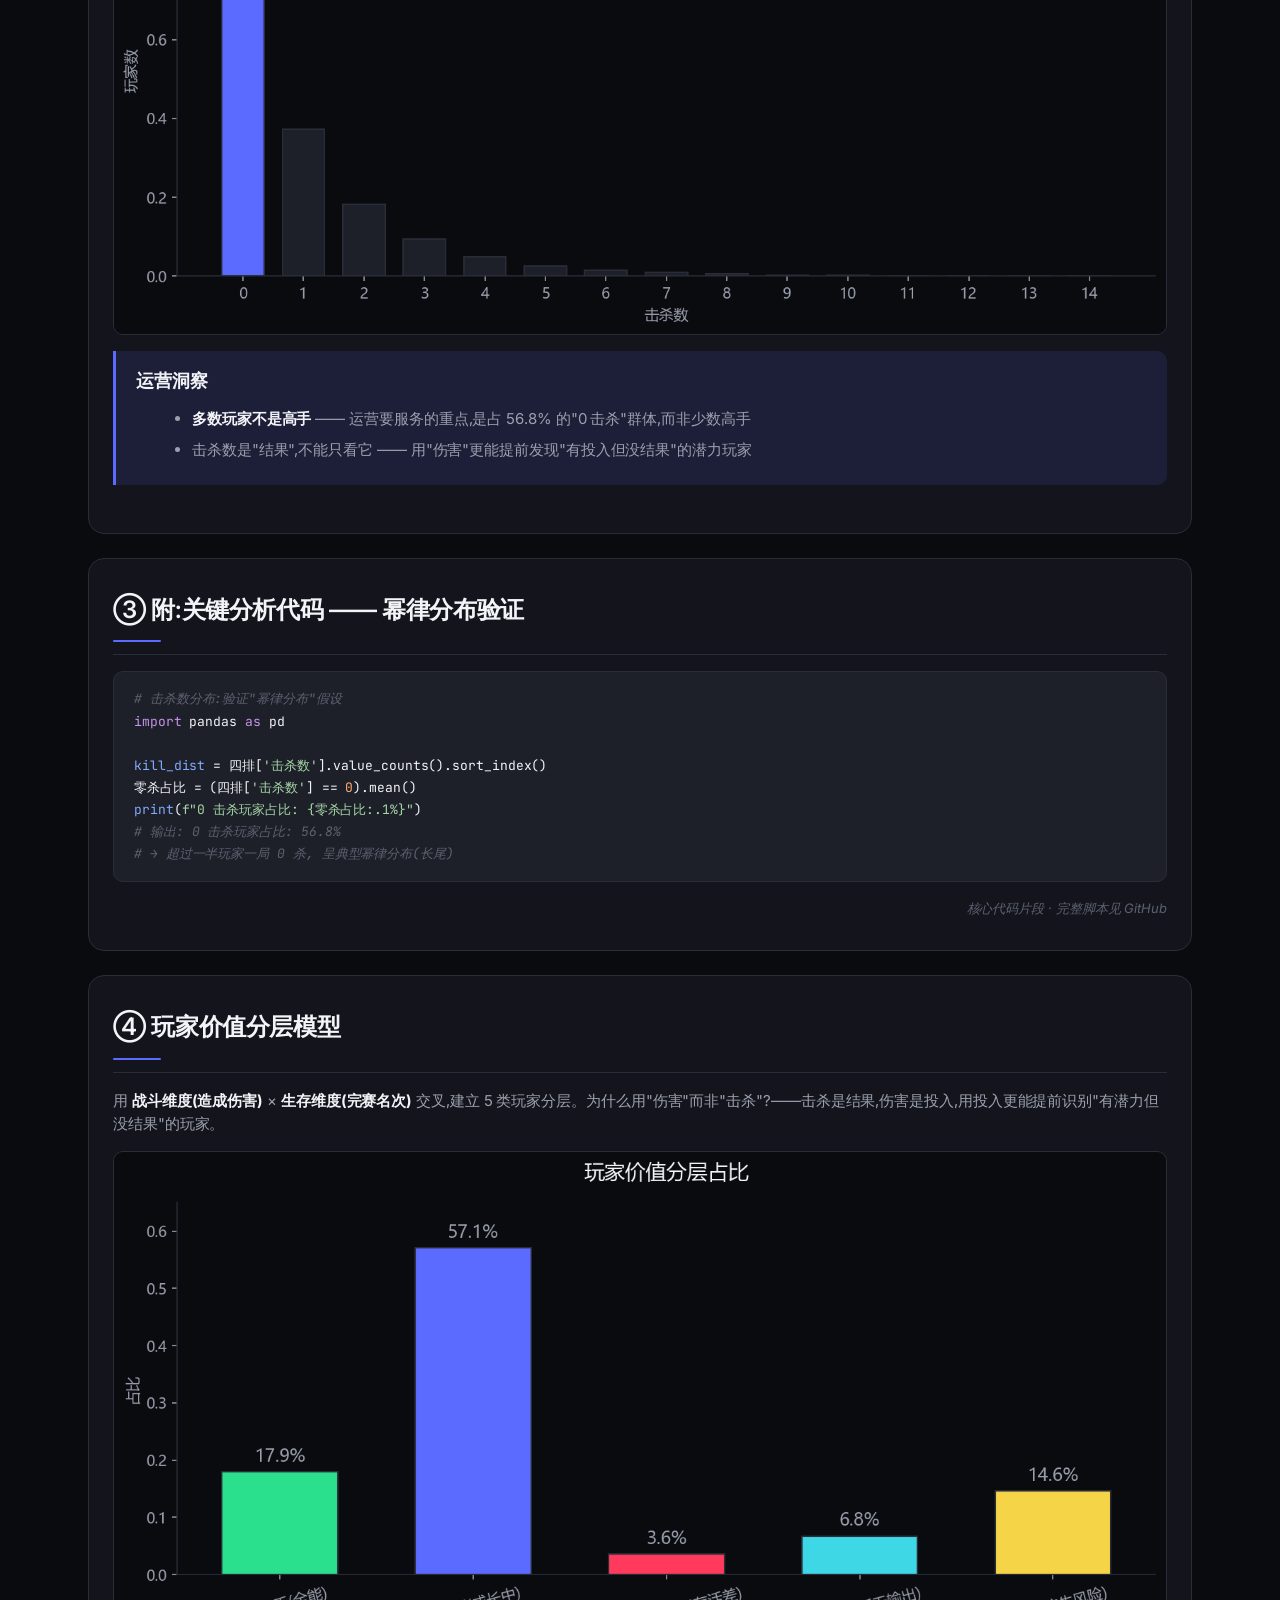
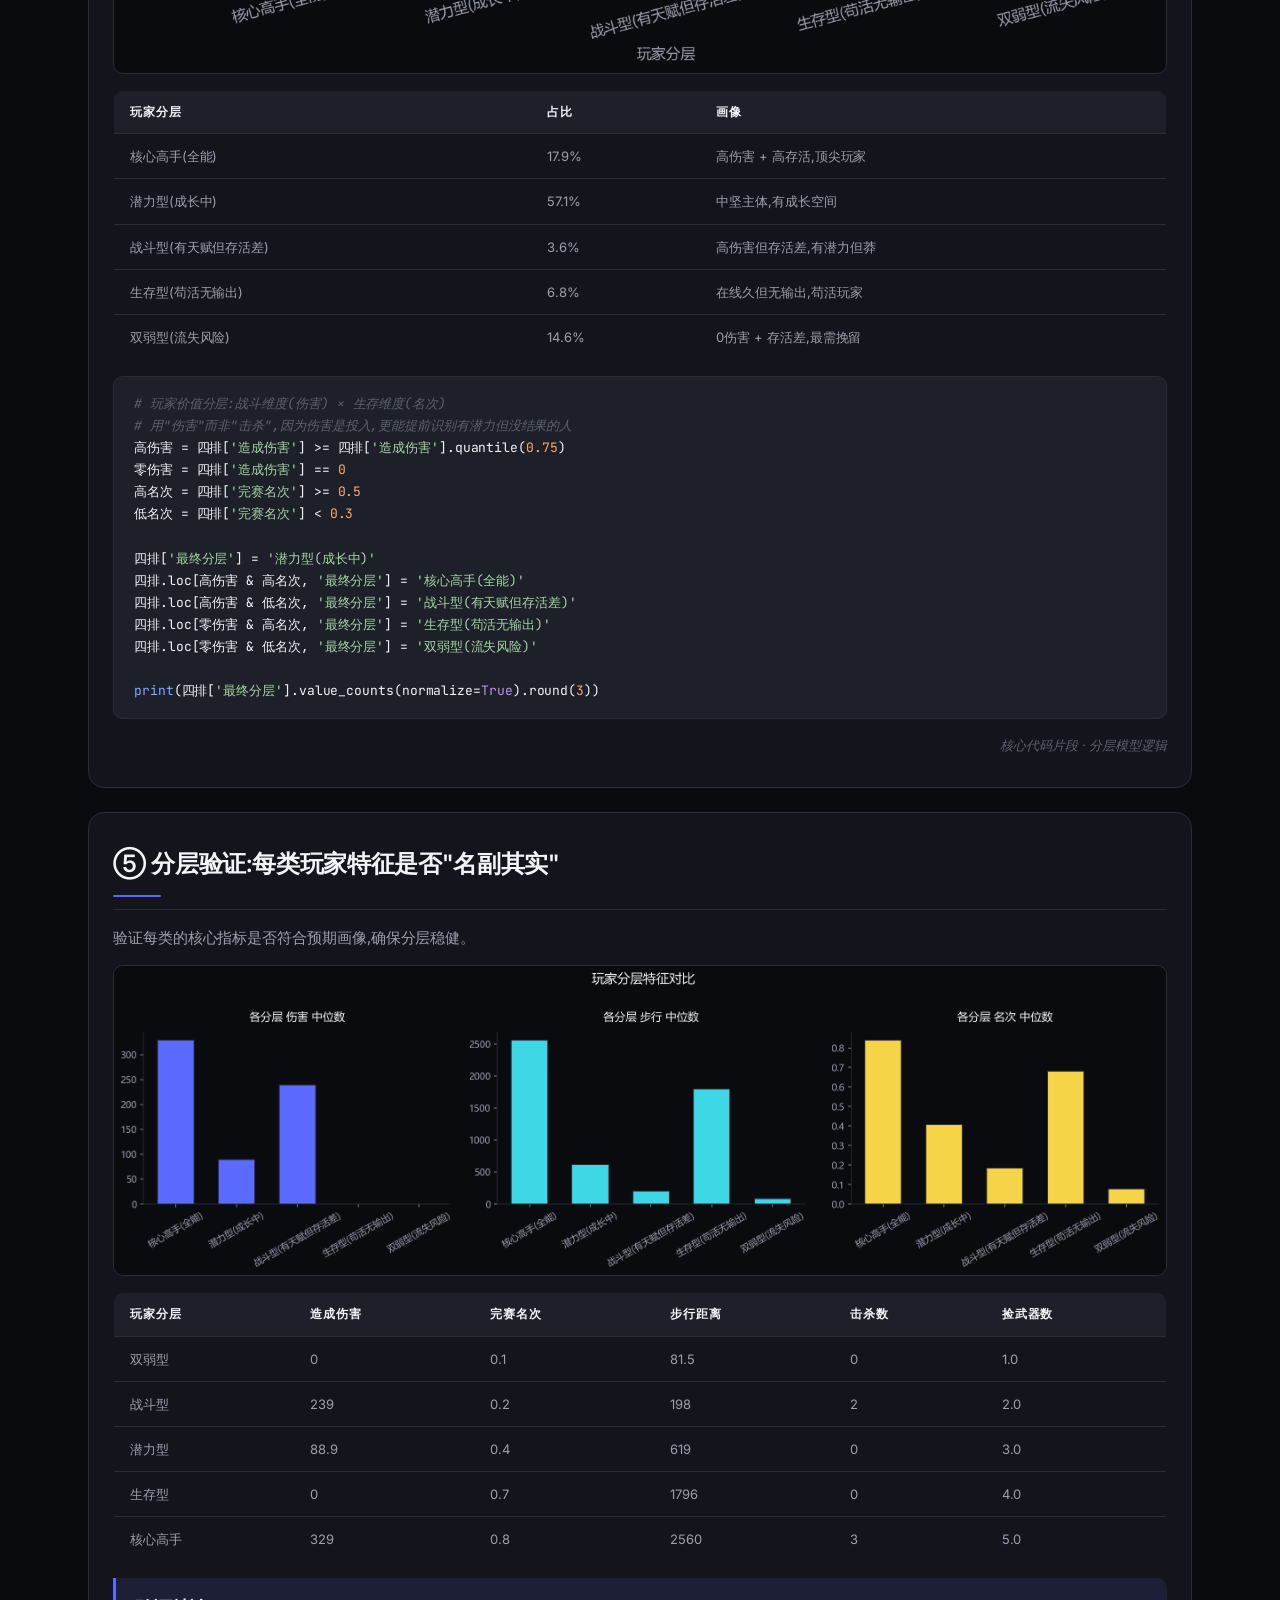
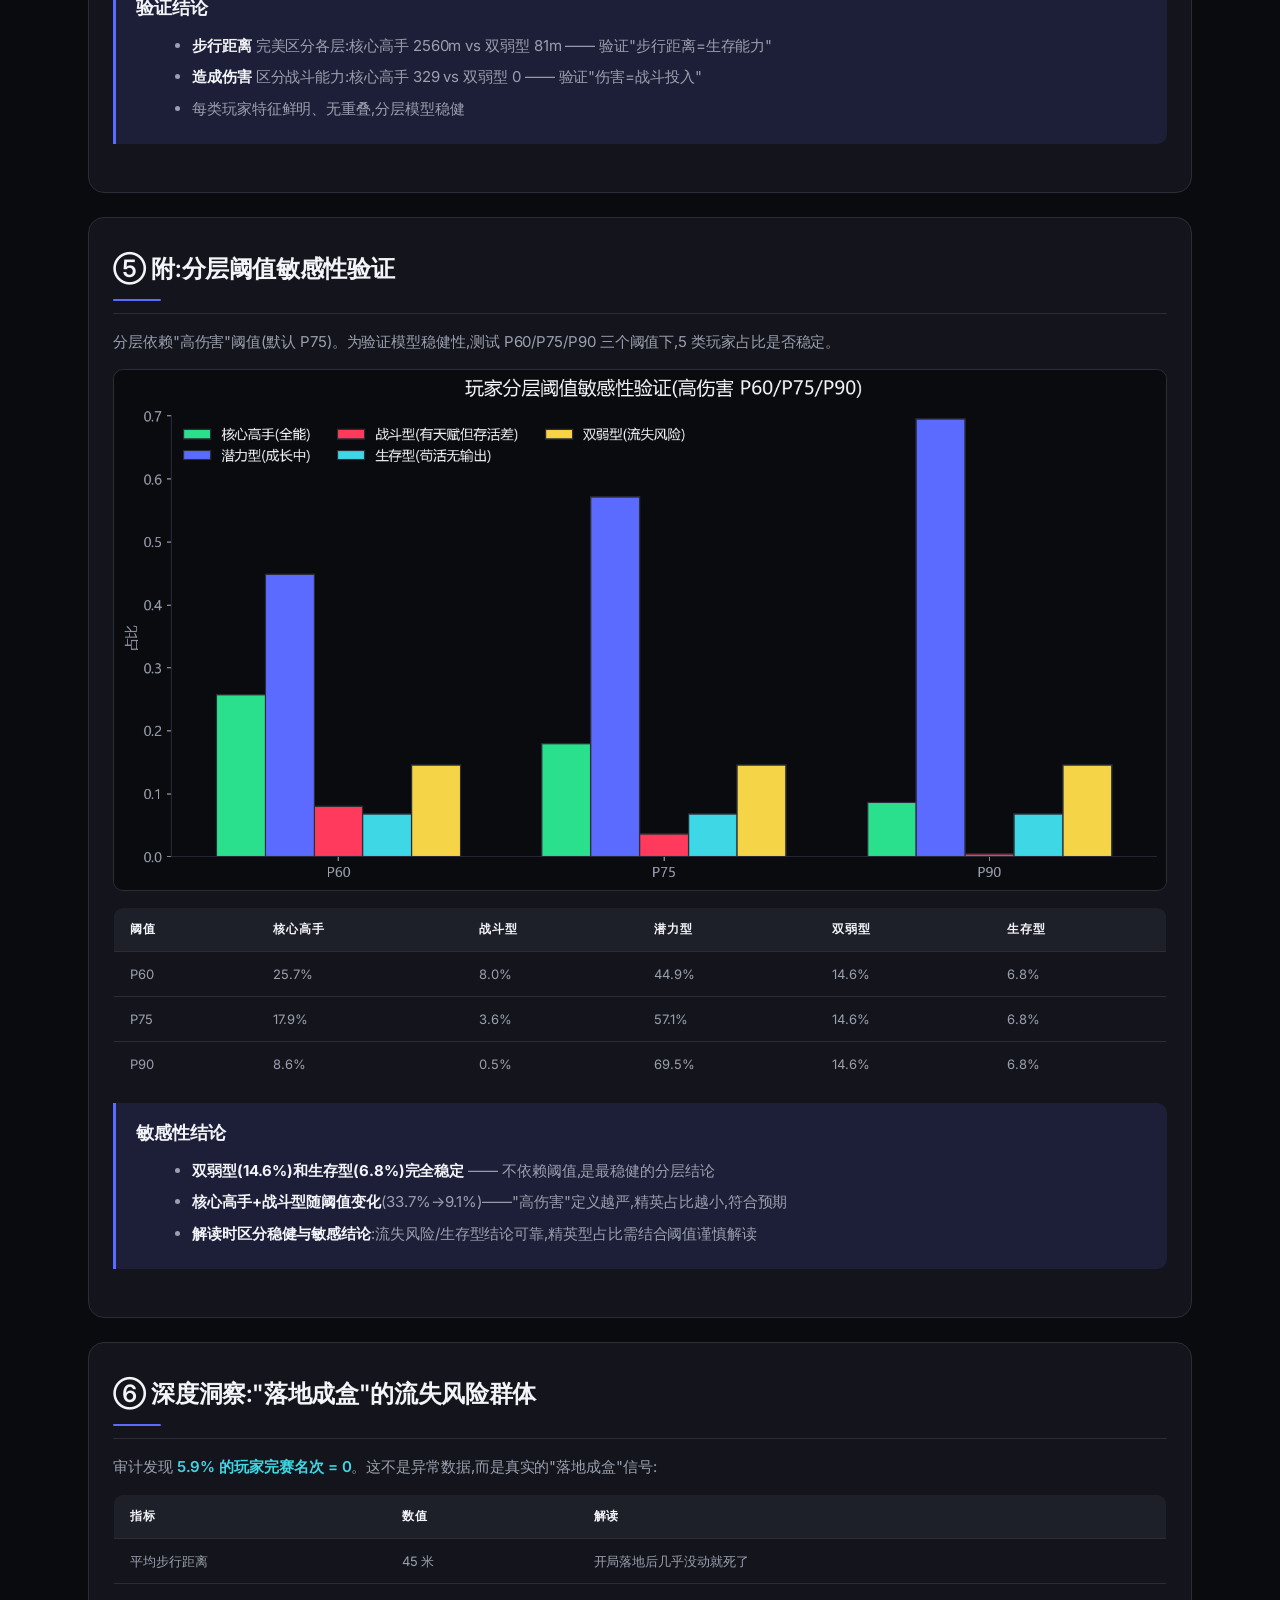
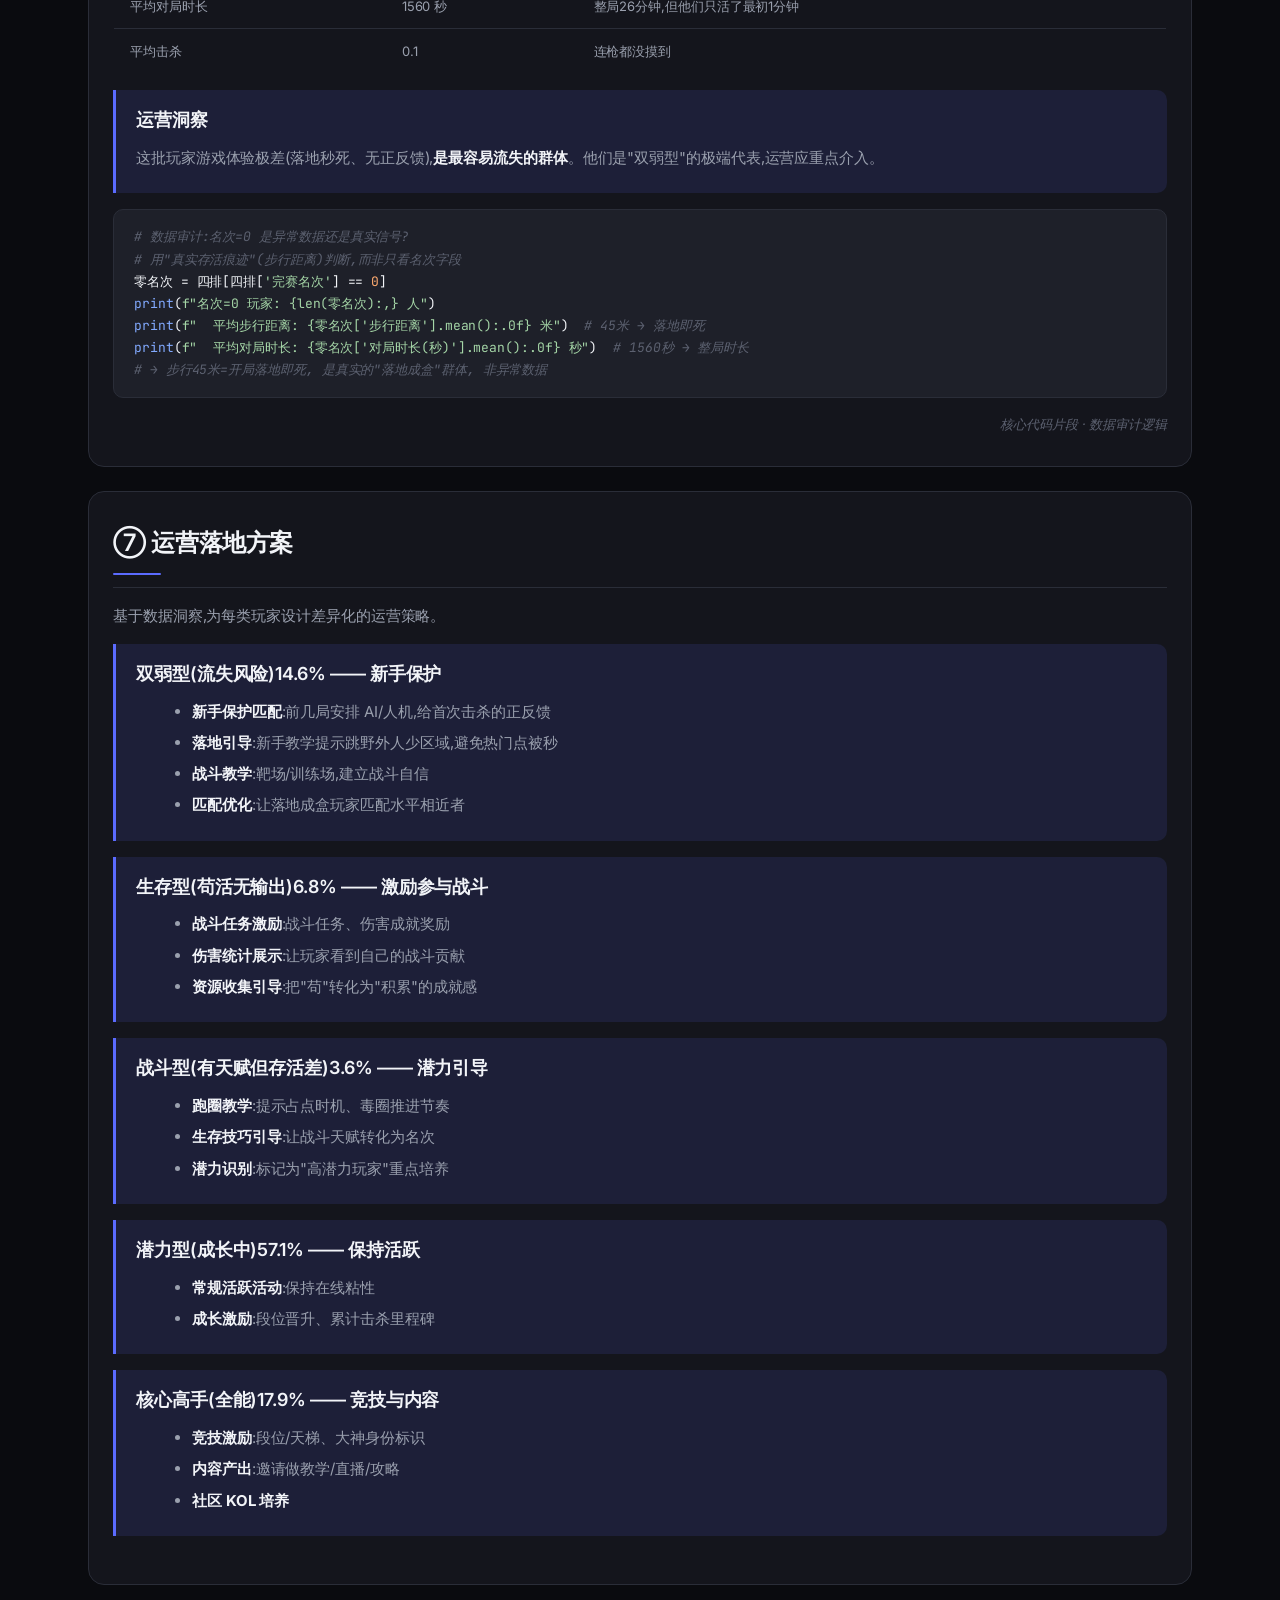
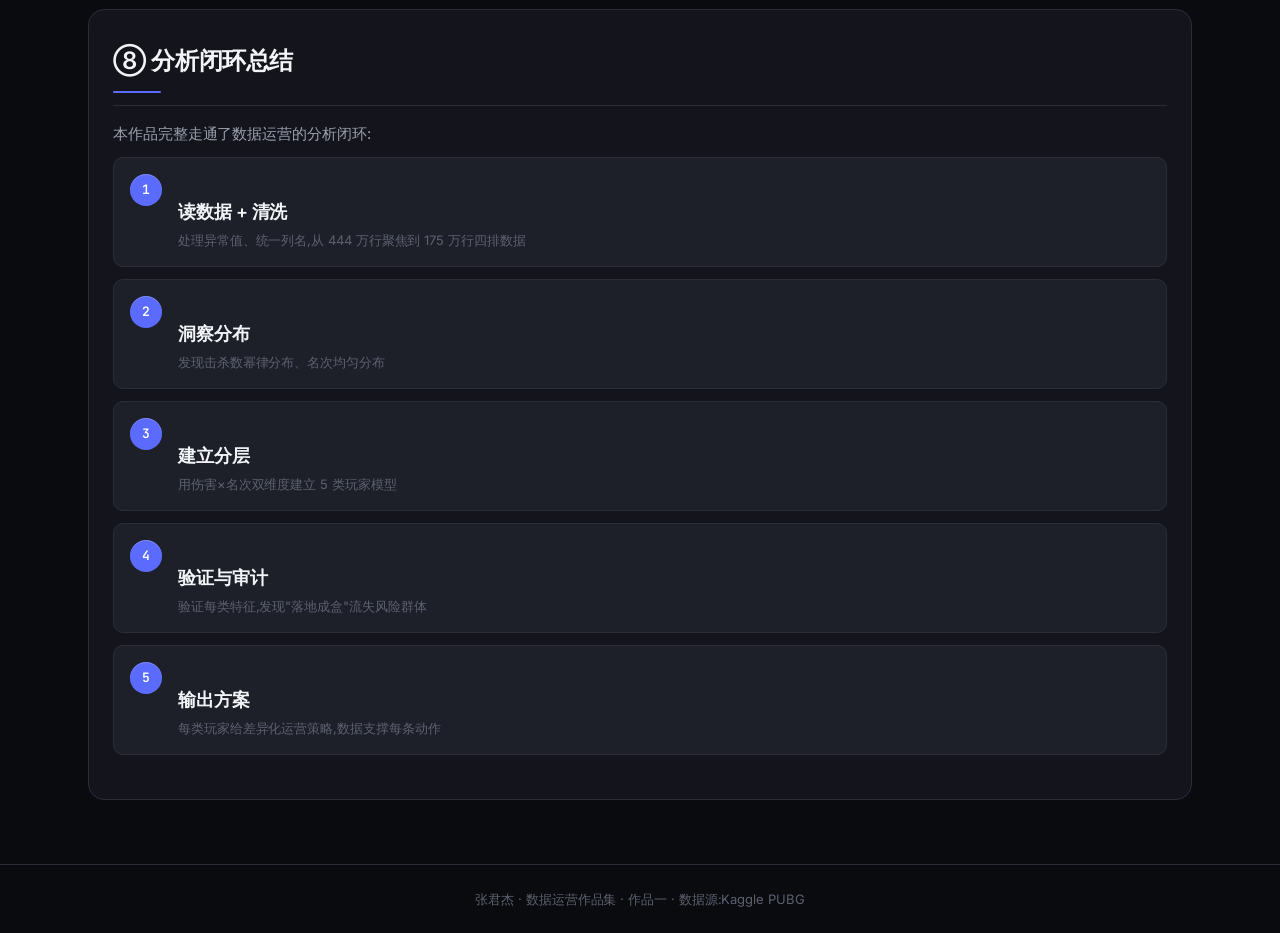
<file: website/works/pubg.html>
<!DOCTYPE html>
<html lang="zh-CN">
<head>
<meta charset="UTF-8">
<meta name="viewport" content="width=device-width, initial-scale=1.0">
<title>作品一 · PUBG 玩家行为与价值分层分析</title>
<link rel="preconnect" href="https://fonts.googleapis.com">
<link rel="preconnect" href="https://fonts.gstatic.com" crossorigin>
<link href="https://fonts.googleapis.com/css2?family=Inter:wght@300;400;500;600;700&family=JetBrains+Mono:wght@400;500;600;700&display=swap" rel="stylesheet">
<link rel="stylesheet" href="../css/system.css">
<link rel="stylesheet" href="../css/style.css">
</head>
<body>

<!-- 导航 -->
<nav class="nav container">
  <a class="nav-brand" href="../index.html">
    <span class="nav-brand-mark"></span>
    张君杰 · 数据运营作品集
  </a>
  <div class="nav-links">
    <a class="nav-link" href="../index.html">首页</a>
    <a class="nav-link" href="pubg.html" aria-current="page">作品一 · PUBG 分层</a>
    <a class="nav-link" href="olist.html">作品二 · 电商生命周期</a>
  </div>
</nav>

<!-- Hero(带 MoltenMetal 背景) -->
<header class="hero molten-hero" data-color1="#5B6BFF" data-color2="#FF3A5C" data-color3="#F2F4F8" data-opacity="1.0">
  <div class="molten-canvas-layer"></div>
  <div class="container">
    <p class="eyebrow" style="margin-bottom:16px;">作品 01 · 游戏向</p>
    <h1>PUBG 玩家对局行为与价值分层</h1>
    <p class="subtitle">作为数据运营,回答:谁是我们的高价值玩家?他们的行为特征是什么?如何识别和培养?</p>
  </div>
</header>

<div class="container">

  <!-- KPI: stat-tile -->
  <div class="grid-4" style="margin:var(--space-8) 0;">
    <div class="stat-tile" data-tone="info">
      <div class="stat-head"><span class="stat-eyebrow">玩家对局记录</span></div>
      <div class="stat-value">444万</div>
      <div class="stat-foot">原始数据</div>
    </div>
    <div class="stat-tile" data-tone="success">
      <div class="stat-head"><span class="stat-eyebrow">四排模式数据</span></div>
      <div class="stat-value">175万</div>
      <div class="stat-foot">聚焦主流模式</div>
    </div>
    <div class="stat-tile" data-tone="warning">
      <div class="stat-head"><span class="stat-eyebrow">玩家分层模型</span></div>
      <div class="stat-value">5类</div>
      <div class="stat-foot">伤害 × 名次</div>
    </div>
    <div class="stat-tile" data-tone="danger">
      <div class="stat-head"><span class="stat-eyebrow">一局 0 击杀玩家</span></div>
      <div class="stat-value">56.8%</div>
      <div class="stat-foot">幂律分布特征</div>
    </div>
  </div>

  <!-- ① 项目背景 -->
  <section class="chart-card">
    <h2>① 项目背景</h2>
    <p>玩家分层是游戏运营的核心动作。本作品用 PUBG 玩家对局行为数据,回答三个运营问题:</p>
    <ul>
      <li><strong>谁是我们的高价值玩家?</strong> —— 建立玩家价值分层模型</li>
      <li><strong>他们的行为特征是什么?</strong> —— 找出区分层的关键行为指标</li>
      <li><strong>如何识别和培养?</strong> —— 输出可落地的运营方案</li>
    </ul>
  </section>

  <!-- ② 数据与方法 -->
  <section class="chart-card">
    <h2>② 数据与方法</h2>
    <p><strong>数据源</strong>:Kaggle PUBG 官方比赛数据,444 万条玩家对局行为记录,29 个字段。</p>
    <p><strong>聚焦策略</strong>:全量清洗后聚焦 <strong>四排第一人称</strong>(占全量 39.8%,最主流模式,最有代表性)。</p>
    <table class="data-table">
      <tr><th>分析维度</th><th>使用的关键字段</th><th>业务含义</th></tr>
      <tr><td>战斗能力</td><td>造成伤害 / 击杀数</td><td>玩家"投入"与"潜力"</td></tr>
      <tr><td>生存能力</td><td>完赛名次 / 步行距离</td><td>玩家"存活"与"留存"</td></tr>
      <tr><td>资源行为</td><td>捡武器数 / 能量道具</td><td>玩家的"成长空间"</td></tr>
    </table>
  </section>

  <!-- ③ 关键发现:幂律分布 -->
  <section class="chart-card">
    <h2>③ 关键发现:击杀数的"幂律分布"</h2>
    <p>玩家击杀数呈典型的 <strong>长尾分布</strong> —— <span class="highlight">56.8% 的玩家一局 0 击杀</span>,极少数高手贡献绝大部分击杀。</p>
    <img src="../assets/01_kill_distribution_dark.png" alt="击杀数分布">
    <div class="action-plan">
      <div class="plan-title">运营洞察</div>
      <ul>
        <li><strong>多数玩家不是高手</strong> —— 运营要服务的重点,是占 56.8% 的"0 击杀"群体,而非少数高手</li>
        <li>击杀数是"结果",不能只看它 —— 用"伤害"更能提前发现"有投入但没结果"的潜力玩家</li>
      </ul>
    </div>
  </section>

  <!-- ③.5 关键代码 -->
  <section class="chart-card">
    <h2>③ 附:关键分析代码 —— 幂律分布验证</h2>
    <pre class="code-block"><span class="cm"># 击杀数分布:验证"幂律分布"假设</span>
<span class="kw">import</span> pandas <span class="kw">as</span> pd

<span class="fn">kill_dist</span> = 四排[<span class="str">'击杀数'</span>].value_counts().sort_index()
零杀占比 = (四排[<span class="str">'击杀数'</span>] == <span class="num">0</span>).mean()
<span class="fn">print</span>(<span class="str">f"0 击杀玩家占比: {零杀占比:.1%}"</span>)
<span class="cm"># 输出: 0 击杀玩家占比: 56.8%</span>
<span class="cm"># → 超过一半玩家一局 0 杀, 呈典型幂律分布(长尾)</span></pre>
    <div class="code-block-title">核心代码片段 · 完整脚本见 GitHub</div>
  </section>

  <!-- ④ 玩家价值分层 -->
  <section class="chart-card">
    <h2>④ 玩家价值分层模型</h2>
    <p>用 <strong>战斗维度(造成伤害)</strong> × <strong>生存维度(完赛名次)</strong> 交叉,建立 5 类玩家分层。为什么用"伤害"而非"击杀"?——击杀是结果,伤害是投入,用投入更能提前识别"有潜力但没结果"的玩家。</p>
    <img src="../assets/02_segment_share_dark.png" alt="玩家分层占比">
    <table class="data-table">
      <tr><th>玩家分层</th><th>占比</th><th>画像</th></tr>
      <tr><td>核心高手(全能)</td><td>17.9%</td><td>高伤害 + 高存活,顶尖玩家</td></tr>
      <tr><td>潜力型(成长中)</td><td>57.1%</td><td>中坚主体,有成长空间</td></tr>
      <tr><td>战斗型(有天赋但存活差)</td><td>3.6%</td><td>高伤害但存活差,有潜力但莽</td></tr>
      <tr><td>生存型(苟活无输出)</td><td>6.8%</td><td>在线久但无输出,苟活玩家</td></tr>
      <tr><td>双弱型(流失风险)</td><td>14.6%</td><td>0伤害 + 存活差,最需挽留</td></tr>
    </table>
    <pre class="code-block"><span class="cm"># 玩家价值分层:战斗维度(伤害) × 生存维度(名次)</span>
<span class="cm"># 用"伤害"而非"击杀",因为伤害是投入,更能提前识别有潜力但没结果的人</span>
高伤害 = 四排[<span class="str">'造成伤害'</span>] >= 四排[<span class="str">'造成伤害'</span>].quantile(<span class="num">0.75</span>)
零伤害 = 四排[<span class="str">'造成伤害'</span>] == <span class="num">0</span>
高名次 = 四排[<span class="str">'完赛名次'</span>] >= <span class="num">0.5</span>
低名次 = 四排[<span class="str">'完赛名次'</span>] &lt; <span class="num">0.3</span>

四排[<span class="str">'最终分层'</span>] = <span class="str">'潜力型(成长中)'</span>
四排.loc[高伤害 &amp; 高名次, <span class="str">'最终分层'</span>] = <span class="str">'核心高手(全能)'</span>
四排.loc[高伤害 &amp; 低名次, <span class="str">'最终分层'</span>] = <span class="str">'战斗型(有天赋但存活差)'</span>
四排.loc[零伤害 &amp; 高名次, <span class="str">'最终分层'</span>] = <span class="str">'生存型(苟活无输出)'</span>
四排.loc[零伤害 &amp; 低名次, <span class="str">'最终分层'</span>] = <span class="str">'双弱型(流失风险)'</span>

<span class="fn">print</span>(四排[<span class="str">'最终分层'</span>].value_counts(normalize=<span class="kw">True</span>).round(<span class="num">3</span>))</pre>
    <div class="code-block-title">核心代码片段 · 分层模型逻辑</div>
  </section>

  <!-- ⑤ 分层验证 -->
  <section class="chart-card">
    <h2>⑤ 分层验证:每类玩家特征是否"名副其实"</h2>
    <p>验证每类的核心指标是否符合预期画像,确保分层稳健。</p>
    <img src="../assets/03_segment_features_dark.png" alt="分层特征对比">
    <table class="data-table">
      <tr><th>玩家分层</th><th>造成伤害</th><th>完赛名次</th><th>步行距离</th><th>击杀数</th><th>捡武器数</th></tr>
      <tr><td>双弱型</td><td>0</td><td>0.1</td><td>81.5</td><td>0</td><td>1.0</td></tr>
      <tr><td>战斗型</td><td>239</td><td>0.2</td><td>198</td><td>2</td><td>2.0</td></tr>
      <tr><td>潜力型</td><td>88.9</td><td>0.4</td><td>619</td><td>0</td><td>3.0</td></tr>
      <tr><td>生存型</td><td>0</td><td>0.7</td><td>1796</td><td>0</td><td>4.0</td></tr>
      <tr><td>核心高手</td><td>329</td><td>0.8</td><td>2560</td><td>3</td><td>5.0</td></tr>
    </table>
    <div class="action-plan">
      <div class="plan-title">验证结论</div>
      <ul>
        <li><strong>步行距离</strong> 完美区分各层:核心高手 2560m vs 双弱型 81m —— 验证"步行距离=生存能力"</li>
        <li><strong>造成伤害</strong> 区分战斗能力:核心高手 329 vs 双弱型 0 —— 验证"伤害=战斗投入"</li>
        <li>每类玩家特征鲜明、无重叠,分层模型稳健</li>
      </ul>
    </div>
  </section>

  <!-- ⑤.5 阈值敏感性验证 -->
  <section class="chart-card">
    <h2>⑤ 附:分层阈值敏感性验证</h2>
    <p>分层依赖"高伤害"阈值(默认 P75)。为验证模型稳健性,测试 P60/P75/P90 三个阈值下,5 类玩家占比是否稳定。</p>
    <img src="../assets/04_sensitivity.png" alt="阈值敏感性验证">
    <table class="data-table">
      <tr><th>阈值</th><th>核心高手</th><th>战斗型</th><th>潜力型</th><th>双弱型</th><th>生存型</th></tr>
      <tr><td>P60</td><td>25.7%</td><td>8.0%</td><td>44.9%</td><td>14.6%</td><td>6.8%</td></tr>
      <tr><td>P75</td><td>17.9%</td><td>3.6%</td><td>57.1%</td><td>14.6%</td><td>6.8%</td></tr>
      <tr><td>P90</td><td>8.6%</td><td>0.5%</td><td>69.5%</td><td>14.6%</td><td>6.8%</td></tr>
    </table>
    <div class="action-plan">
      <div class="plan-title">敏感性结论</div>
      <ul>
        <li><strong>双弱型(14.6%)和生存型(6.8%)完全稳定</strong> —— 不依赖阈值,是最稳健的分层结论</li>
        <li><strong>核心高手+战斗型随阈值变化</strong>(33.7%→9.1%)——"高伤害"定义越严,精英占比越小,符合预期</li>
        <li><strong>解读时区分稳健与敏感结论</strong>:流失风险/生存型结论可靠,精英型占比需结合阈值谨慎解读</li>
      </ul>
    </div>
  </section>

  <!-- ⑥ 深度洞察:落地成盒 -->
  <section class="chart-card">
    <h2>⑥ 深度洞察:"落地成盒"的流失风险群体</h2>
    <p>审计发现 <span class="highlight">5.9% 的玩家完赛名次 = 0</span>。这不是异常数据,而是真实的"落地成盒"信号:</p>
    <table class="data-table">
      <tr><th>指标</th><th>数值</th><th>解读</th></tr>
      <tr><td>平均步行距离</td><td>45 米</td><td>开局落地后几乎没动就死了</td></tr>
      <tr><td>平均对局时长</td><td>1560 秒</td><td>整局26分钟,但他们只活了最初1分钟</td></tr>
      <tr><td>平均击杀</td><td>0.1</td><td>连枪都没摸到</td></tr>
    </table>
    <div class="action-plan">
      <div class="plan-title">运营洞察</div>
      <p>这批玩家游戏体验极差(落地秒死、无正反馈),<strong>是最容易流失的群体</strong>。他们是"双弱型"的极端代表,运营应重点介入。</p>
    </div>
    <pre class="code-block"><span class="cm"># 数据审计:名次=0 是异常数据还是真实信号?</span>
<span class="cm"># 用"真实存活痕迹"(步行距离)判断,而非只看名次字段</span>
零名次 = 四排[四排[<span class="str">'完赛名次'</span>] == <span class="num">0</span>]
<span class="fn">print</span>(<span class="str">f"名次=0 玩家: {len(零名次):,} 人"</span>)
<span class="fn">print</span>(<span class="str">f"  平均步行距离: {零名次['步行距离'].mean():.0f} 米"</span>)  <span class="cm"># 45米 → 落地即死</span>
<span class="fn">print</span>(<span class="str">f"  平均对局时长: {零名次['对局时长(秒)'].mean():.0f} 秒"</span>)  <span class="cm"># 1560秒 → 整局时长</span>
<span class="cm"># → 步行45米=开局落地即死, 是真实的"落地成盒"群体, 非异常数据</span></pre>
    <div class="code-block-title">核心代码片段 · 数据审计逻辑</div>
  </section>

  <!-- ⑦ 运营落地方案 -->
  <section class="chart-card">
    <h2>⑦ 运营落地方案</h2>
    <p>基于数据洞察,为每类玩家设计差异化的运营策略。</p>

    <div class="action-plan">
      <div class="plan-title">双弱型(流失风险)14.6% —— 新手保护</div>
      <ul>
        <li><strong>新手保护匹配</strong>:前几局安排 AI/人机,给首次击杀的正反馈</li>
        <li><strong>落地引导</strong>:新手教学提示跳野外人少区域,避免热门点被秒</li>
        <li><strong>战斗教学</strong>:靶场/训练场,建立战斗自信</li>
        <li><strong>匹配优化</strong>:让落地成盒玩家匹配水平相近者</li>
      </ul>
    </div>

    <div class="action-plan">
      <div class="plan-title">生存型(苟活无输出)6.8% —— 激励参与战斗</div>
      <ul>
        <li><strong>战斗任务激励</strong>:战斗任务、伤害成就奖励</li>
        <li><strong>伤害统计展示</strong>:让玩家看到自己的战斗贡献</li>
        <li><strong>资源收集引导</strong>:把"苟"转化为"积累"的成就感</li>
      </ul>
    </div>

    <div class="action-plan">
      <div class="plan-title">战斗型(有天赋但存活差)3.6% —— 潜力引导</div>
      <ul>
        <li><strong>跑圈教学</strong>:提示占点时机、毒圈推进节奏</li>
        <li><strong>生存技巧引导</strong>:让战斗天赋转化为名次</li>
        <li><strong>潜力识别</strong>:标记为"高潜力玩家"重点培养</li>
      </ul>
    </div>

    <div class="action-plan">
      <div class="plan-title">潜力型(成长中)57.1% —— 保持活跃</div>
      <ul>
        <li><strong>常规活跃活动</strong>:保持在线粘性</li>
        <li><strong>成长激励</strong>:段位晋升、累计击杀里程碑</li>
      </ul>
    </div>

    <div class="action-plan">
      <div class="plan-title">核心高手(全能)17.9% —— 竞技与内容</div>
      <ul>
        <li><strong>竞技激励</strong>:段位/天梯、大神身份标识</li>
        <li><strong>内容产出</strong>:邀请做教学/直播/攻略</li>
        <li><strong>社区 KOL 培养</strong></li>
      </ul>
    </div>
  </section>

  <!-- ⑧ 方法总结 -->
  <section class="chart-card">
    <h2>⑧ 分析闭环总结</h2>
    <p>本作品完整走通了数据运营的分析闭环:</p>
    <div class="method-step">
      <div class="step-num">1</div>
      <div class="step-body"><h4>读数据 + 清洗</h4><p>处理异常值、统一列名,从 444 万行聚焦到 175 万行四排数据</p></div>
    </div>
    <div class="method-step">
      <div class="step-num">2</div>
      <div class="step-body"><h4>洞察分布</h4><p>发现击杀数幂律分布、名次均匀分布</p></div>
    </div>
    <div class="method-step">
      <div class="step-num">3</div>
      <div class="step-body"><h4>建立分层</h4><p>用伤害×名次双维度建立 5 类玩家模型</p></div>
    </div>
    <div class="method-step">
      <div class="step-num">4</div>
      <div class="step-body"><h4>验证与审计</h4><p>验证每类特征,发现"落地成盒"流失风险群体</p></div>
    </div>
    <div class="method-step">
      <div class="step-num">5</div>
      <div class="step-body"><h4>输出方案</h4><p>每类玩家给差异化运营策略,数据支撑每条动作</p></div>
    </div>
  </section>

</div>

<footer>张君杰 · 数据运营作品集 · 作品一 · 数据源:Kaggle PUBG</footer>

<!-- MoltenMetal 背景:ogl 本地化,不依赖 CDN -->
<script type="importmap">
{
  "imports": {
    "ogl": "../js/ogl/index.js"
  }
}
</script>
<script type="module">
  import { initMolten } from '../js/molten-init.js';
  initMolten();
</script>

</body>
</html>
</file>
<file: css/system.css>
/* =============================================================
   Halo — Dark Design System
   A quiet, architectural dark substrate where information is light.
   ============================================================= */

:root {
  /* ---------- Color: Surface tiers ---------- */
  --color-background: #0A0B0F;
  --color-surface: #14151C;
  --color-elevated: #1E2029;
  --color-overlay: rgba(10, 11, 15, 0.72);

  /* ---------- Color: Borders ---------- */
  --color-border: #2A2D38;
  --color-border-strong: #3A3D4A;
  --color-border-soft: rgba(255, 255, 255, 0.04);

  /* ---------- Color: Foreground ---------- */
  --color-text-primary: #F2F4F8;
  --color-text-secondary: #9AA0AE;
  --color-text-muted: #5C6170;
  --color-text-inverse: #0A0B0F;

  /* ---------- Color: Brand ---------- */
  --color-primary: #5B6BFF;
  --color-primary-hover: #7886FF;
  --color-primary-pressed: #4A59E6;
  --color-primary-soft: rgba(91, 107, 255, 0.12);

  /* ---------- Color: Signal ---------- */
  --color-success: #2BE08C;
  --color-warning: #F5D547;
  --color-info: #3DD7E5;
  --color-danger: #FF3A5C;

  --color-success-soft: rgba(43, 224, 140, 0.12);
  --color-warning-soft: rgba(245, 213, 71, 0.14);
  --color-info-soft: rgba(61, 215, 229, 0.14);
  --color-danger-soft: rgba(255, 58, 92, 0.14);

  /* ---------- Typography ---------- */
  --font-display: "Inter", -apple-system, BlinkMacSystemFont, "Segoe UI", sans-serif;
  --font-body: "Inter", -apple-system, BlinkMacSystemFont, "Segoe UI", sans-serif;
  --font-mono: "JetBrains Mono", ui-monospace, SFMono-Regular, Menlo, monospace;

  --text-display-size: clamp(2.75rem, 6vw, 4.5rem);
  --text-display-weight: 600;
  --text-display-tracking: -0.03em;
  --text-display-leading: 1.04;

  --text-headline-lg-size: 2.25rem;
  --text-headline-lg-weight: 600;
  --text-headline-lg-tracking: -0.02em;
  --text-headline-lg-leading: 1.12;

  --text-headline-md-size: 1.5rem;
  --text-headline-md-weight: 600;
  --text-headline-md-tracking: -0.015em;
  --text-headline-md-leading: 1.2;

  --text-title-md-size: 1.125rem;
  --text-title-md-weight: 600;
  --text-title-md-tracking: -0.01em;
  --text-title-md-leading: 1.3;

  --text-body-md-size: 0.9375rem;
  --text-body-md-weight: 400;
  --text-body-md-tracking: -0.005em;
  --text-body-md-leading: 1.55;

  --text-body-sm-size: 0.8125rem;
  --text-body-sm-weight: 400;
  --text-body-sm-tracking: 0;
  --text-body-sm-leading: 1.5;

  --text-label-sm-size: 0.75rem;
  --text-label-sm-weight: 500;
  --text-label-sm-tracking: 0.08em;
  --text-label-sm-leading: 1.2;

  --text-mono-sm-size: 0.8125rem;
  --text-mono-sm-weight: 500;
  --text-mono-sm-tracking: 0;
  --text-mono-sm-leading: 1.4;

  --text-metric-size: 2.5rem;
  --text-metric-weight: 600;
  --text-metric-tracking: -0.02em;
  --text-metric-leading: 1;

  /* ---------- Spacing ---------- */
  --space-1: 4px;
  --space-2: 8px;
  --space-3: 12px;
  --space-4: 16px;
  --space-5: 20px;
  --space-6: 24px;
  --space-8: 32px;
  --space-10: 40px;
  --space-12: 48px;
  --space-16: 64px;
  --space-20: 80px;

  /* ---------- Radius ---------- */
  --radius-none: 0px;
  --radius-sm: 6px;
  --radius-md: 10px;
  --radius-lg: 16px;
  --radius-xl: 24px;
  --radius-full: 999px;

  /* ---------- Border ---------- */
  --border-width: 1px;
  --border-width-thick: 1.5px;

  /* ---------- Elevation ---------- */
  --shadow-sm: 0 1px 0 rgba(255, 255, 255, 0.02) inset, 0 1px 2px rgba(0, 0, 0, 0.4);
  --shadow-md: 0 8px 24px rgba(0, 0, 0, 0.45), 0 1px 0 rgba(255, 255, 255, 0.03) inset;
  --shadow-lg: 0 24px 60px rgba(0, 0, 0, 0.55), 0 1px 0 rgba(255, 255, 255, 0.04) inset;

  /* ---------- Focus ---------- */
  --focus-ring: 0 0 0 3px rgba(91, 107, 255, 0.35);
  --focus-ring-color: rgba(91, 107, 255, 0.35);

  /* ---------- Motion ---------- */
  --motion-fast: 120ms;
  --motion-base: 150ms;
  --motion-slow: 240ms;
  --easing-standard: cubic-bezier(0.2, 0.6, 0.2, 1);

  /* ---------- Layout ---------- */
  --container-max: 1200px;
  --container-pad: clamp(20px, 4vw, 48px);
}

/* =============================================================
   Reset and base
   ============================================================= */

*,
*::before,
*::after {
  box-sizing: border-box;
}

html,
body {
  margin: 0;
  padding: 0;
}

body {
  background-color: var(--color-background);
  color: var(--color-text-primary);
  font-family: var(--font-body);
  font-size: var(--text-body-md-size);
  line-height: var(--text-body-md-leading);
  letter-spacing: var(--text-body-md-tracking);
  -webkit-font-smoothing: antialiased;
  text-rendering: optimizeLegibility;
}

::selection {
  background-color: var(--color-primary-soft);
  color: var(--color-text-primary);
}

img,
svg {
  display: block;
  max-width: 100%;
}

hr {
  border: 0;
  border-top: var(--border-width) solid var(--color-border);
  margin: 0;
}

/* =============================================================
   Typography utilities
   ============================================================= */

.t-display {
  font-family: var(--font-display);
  font-size: var(--text-display-size);
  font-weight: var(--text-display-weight);
  letter-spacing: var(--text-display-tracking);
  line-height: var(--text-display-leading);
  color: var(--color-text-primary);
  margin: 0;
}

.t-headline-lg {
  font-family: var(--font-display);
  font-size: var(--text-headline-lg-size);
  font-weight: var(--text-headline-lg-weight);
  letter-spacing: var(--text-headline-lg-tracking);
  line-height: var(--text-headline-lg-leading);
  color: var(--color-text-primary);
  margin: 0;
}

.t-headline-md {
  font-family: var(--font-display);
  font-size: var(--text-headline-md-size);
  font-weight: var(--text-headline-md-weight);
  letter-spacing: var(--text-headline-md-tracking);
  line-height: var(--text-headline-md-leading);
  color: var(--color-text-primary);
  margin: 0;
}

.t-title-md {
  font-family: var(--font-display);
  font-size: var(--text-title-md-size);
  font-weight: var(--text-title-md-weight);
  letter-spacing: var(--text-title-md-tracking);
  line-height: var(--text-title-md-leading);
  color: var(--color-text-primary);
  margin: 0;
}

.t-body-md {
  font-family: var(--font-body);
  font-size: var(--text-body-md-size);
  font-weight: var(--text-body-md-weight);
  letter-spacing: var(--text-body-md-tracking);
  line-height: var(--text-body-md-leading);
  color: var(--color-text-secondary);
  margin: 0;
}

.t-body-sm {
  font-family: var(--font-body);
  font-size: var(--text-body-sm-size);
  font-weight: var(--text-body-sm-weight);
  letter-spacing: var(--text-body-sm-tracking);
  line-height: var(--text-body-sm-leading);
  color: var(--color-text-secondary);
  margin: 0;
}

.t-label-sm {
  font-family: var(--font-display);
  font-size: var(--text-label-sm-size);
  font-weight: var(--text-label-sm-weight);
  letter-spacing: var(--text-label-sm-tracking);
  line-height: var(--text-label-sm-leading);
  color: var(--color-text-secondary);
  text-transform: uppercase;
  margin: 0;
}

.t-mono-sm {
  font-family: var(--font-mono);
  font-size: var(--text-mono-sm-size);
  font-weight: var(--text-mono-sm-weight);
  letter-spacing: var(--text-mono-sm-tracking);
  line-height: var(--text-mono-sm-leading);
  color: var(--color-text-primary);
  margin: 0;
}

.t-metric {
  font-family: var(--font-mono);
  font-size: var(--text-metric-size);
  font-weight: var(--text-metric-weight);
  letter-spacing: var(--text-metric-tracking);
  line-height: var(--text-metric-leading);
  color: var(--color-text-primary);
  font-variant-numeric: tabular-nums;
  margin: 0;
}

.t-muted {
  color: var(--color-text-muted);
}

.t-primary {
  color: var(--color-text-primary);
}

.t-secondary {
  color: var(--color-text-secondary);
}

/* =============================================================
   Layout primitives
   ============================================================= */

.container {
  width: 100%;
  max-width: var(--container-max);
  margin-inline: auto;
  padding-inline: var(--container-pad);
}

.stack {
  display: flex;
  flex-direction: column;
  gap: var(--space-4);
}

.stack-sm { gap: var(--space-2); }
.stack-md { gap: var(--space-4); }
.stack-lg { gap: var(--space-6); }
.stack-xl { gap: var(--space-10); }

.row {
  display: flex;
  align-items: center;
  gap: var(--space-3);
}

.row-between {
  display: flex;
  align-items: center;
  justify-content: space-between;
  gap: var(--space-3);
}

.grid-2 { display: grid; grid-template-columns: repeat(2, minmax(0, 1fr)); gap: var(--space-4); }
.grid-3 { display: grid; grid-template-columns: repeat(3, minmax(0, 1fr)); gap: var(--space-4); }
.grid-4 { display: grid; grid-template-columns: repeat(4, minmax(0, 1fr)); gap: var(--space-4); }

@media (max-width: 720px) {
  .grid-2, .grid-3, .grid-4 { grid-template-columns: 1fr; }
}

.divider {
  height: 1px;
  background: var(--color-border);
  border: 0;
  width: 100%;
}

/* =============================================================
   Surfaces
   ============================================================= */

.surface {
  background-color: var(--color-surface);
  border: var(--border-width) solid var(--color-border);
  border-radius: var(--radius-lg);
}

.surface-elevated {
  background-color: var(--color-elevated);
  border: var(--border-width) solid var(--color-border-strong);
  border-radius: var(--radius-lg);
  box-shadow: var(--shadow-md);
}

/* =============================================================
   Eyebrow + Section header
   ============================================================= */

.eyebrow {
  display: inline-flex;
  align-items: center;
  gap: var(--space-2);
  color: var(--color-text-secondary);
  font-family: var(--font-display);
  font-size: var(--text-label-sm-size);
  font-weight: var(--text-label-sm-weight);
  letter-spacing: var(--text-label-sm-tracking);
  text-transform: uppercase;
}

.eyebrow::before {
  content: "";
  width: 8px;
  height: 8px;
  border-radius: var(--radius-full);
  background-color: var(--color-primary);
  box-shadow: 0 0 0 4px var(--color-primary-soft);
}

/* =============================================================
   Buttons
   ============================================================= */

.btn {
  --btn-h: 40px;
  --btn-pad-x: 18px;
  --btn-radius: var(--radius-md);
  --btn-fs: 0.875rem;
  --btn-fw: 500;

  appearance: none;
  -webkit-appearance: none;
  display: inline-flex;
  align-items: center;
  justify-content: center;
  gap: var(--space-2);
  height: var(--btn-h);
  padding-inline: var(--btn-pad-x);
  border-radius: var(--btn-radius);
  border: var(--border-width) solid transparent;
  font-family: var(--font-display);
  font-size: var(--btn-fs);
  font-weight: var(--btn-fw);
  letter-spacing: -0.005em;
  line-height: 1;
  cursor: pointer;
  user-select: none;
  white-space: nowrap;
  background: transparent;
  color: var(--color-text-primary);
  transition:
    background-color var(--motion-base) var(--easing-standard),
    border-color var(--motion-base) var(--easing-standard),
    color var(--motion-base) var(--easing-standard),
    box-shadow var(--motion-base) var(--easing-standard),
    transform var(--motion-fast) var(--easing-standard);
}

.btn:focus-visible {
  outline: none;
  box-shadow: var(--focus-ring);
}

.btn:disabled,
.btn[aria-disabled="true"] {
  opacity: 0.4;
  pointer-events: none;
}

.btn svg,
.btn > i,
.btn .icon {
  width: 16px;
  height: 16px;
  max-width: 16px;
  max-height: 16px;
  flex-shrink: 0;
  stroke-width: 1.75;
}

.btn-sm svg,
.btn-sm > i {
  width: 14px;
  height: 14px;
  max-width: 14px;
  max-height: 14px;
}

.btn-lg svg,
.btn-lg > i {
  width: 18px;
  height: 18px;
  max-width: 18px;
  max-height: 18px;
}

.btn-icon svg,
.btn-icon > i {
  width: 18px;
  height: 18px;
  max-width: 18px;
  max-height: 18px;
}

.btn-icon.btn-sm svg,
.btn-icon.btn-sm > i {
  width: 16px;
  height: 16px;
  max-width: 16px;
  max-height: 16px;
}

.btn-icon.btn-lg svg,
.btn-icon.btn-lg > i {
  width: 20px;
  height: 20px;
  max-width: 20px;
  max-height: 20px;
}

/* Variants */

.btn-primary {
  background-color: var(--color-primary);
  color: #FFFFFF;
  border-color: var(--color-primary);
  box-shadow: inset 0 1px 0 rgba(255, 255, 255, 0.18);
}
.btn-primary:hover { background-color: var(--color-primary-hover); border-color: var(--color-primary-hover); }
.btn-primary:active { background-color: var(--color-primary-pressed); border-color: var(--color-primary-pressed); transform: translateY(1px); }

.btn-secondary {
  background-color: var(--color-surface);
  color: var(--color-text-primary);
  border-color: var(--color-border-strong);
}
.btn-secondary:hover { background-color: var(--color-elevated); border-color: var(--color-border-strong); }
.btn-secondary:active { transform: translateY(1px); }

.btn-tertiary {
  background-color: transparent;
  color: var(--color-text-secondary);
  border-color: transparent;
}
.btn-tertiary:hover { background-color: var(--color-surface); color: var(--color-text-primary); }
.btn-tertiary:active { background-color: var(--color-elevated); }

.btn-danger {
  background-color: var(--color-danger);
  color: #FFFFFF;
  border-color: var(--color-danger);
  box-shadow: inset 0 1px 0 rgba(255, 255, 255, 0.18);
}
.btn-danger:hover { filter: brightness(1.06); }

/* Sizes */

.btn-sm {
  --btn-h: 32px;
  --btn-pad-x: 12px;
  --btn-fs: 0.8125rem;
  --btn-radius: 8px;
}

.btn-lg {
  --btn-h: 48px;
  --btn-pad-x: 22px;
  --btn-fs: 0.9375rem;
}

.btn-icon {
  padding-inline: 0;
  width: var(--btn-h);
  aspect-ratio: 1 / 1;
}

/* =============================================================
   Inputs and form fields
   ============================================================= */

.field {
  display: flex;
  flex-direction: column;
  gap: var(--space-2);
}

.field-label {
  font-family: var(--font-display);
  font-size: var(--text-label-sm-size);
  font-weight: var(--text-label-sm-weight);
  letter-spacing: var(--text-label-sm-tracking);
  text-transform: uppercase;
  color: var(--color-text-secondary);
}

.field-help {
  font-family: var(--font-body);
  font-size: var(--text-body-sm-size);
  color: var(--color-text-muted);
}

.field-help.is-error {
  color: var(--color-danger);
}

.input,
.textarea,
.select {
  appearance: none;
  -webkit-appearance: none;
  width: 100%;
  height: 40px;
  background-color: var(--color-surface);
  color: var(--color-text-primary);
  border: var(--border-width) solid var(--color-border);
  border-radius: var(--radius-md);
  padding-inline: 14px;
  font-family: var(--font-body);
  font-size: var(--text-body-md-size);
  letter-spacing: var(--text-body-md-tracking);
  line-height: 1;
  transition:
    border-color var(--motion-base) var(--easing-standard),
    background-color var(--motion-base) var(--easing-standard),
    box-shadow var(--motion-base) var(--easing-standard);
}

.input::placeholder,
.textarea::placeholder {
  color: var(--color-text-muted);
}

.input:hover,
.textarea:hover,
.select:hover {
  border-color: var(--color-border-strong);
}

.input:focus,
.textarea:focus,
.select:focus {
  outline: none;
  border-color: var(--color-primary);
  box-shadow: var(--focus-ring);
}

.input:disabled,
.textarea:disabled,
.select:disabled {
  opacity: 0.4;
  pointer-events: none;
}

.input.is-invalid,
.textarea.is-invalid,
.select.is-invalid {
  border-color: var(--color-danger);
  box-shadow: 0 0 0 3px var(--color-danger-soft);
}

.textarea {
  height: auto;
  padding: 12px 14px;
  line-height: 1.5;
  resize: vertical;
  min-height: 96px;
}

.select {
  background-image:
    linear-gradient(45deg, transparent 50%, var(--color-text-secondary) 50%),
    linear-gradient(135deg, var(--color-text-secondary) 50%, transparent 50%);
  background-position:
    calc(100% - 18px) 50%,
    calc(100% - 13px) 50%;
  background-size: 5px 5px, 5px 5px;
  background-repeat: no-repeat;
  padding-right: 36px;
}

.input-group {
  position: relative;
  display: flex;
  align-items: center;
}

.input-group .input {
  padding-left: 38px;
}

.input-group .input-icon {
  position: absolute;
  left: 12px;
  display: inline-flex;
  align-items: center;
  justify-content: center;
  width: 18px;
  height: 18px;
  color: var(--color-text-muted);
  pointer-events: none;
}

.input-group .input-icon > svg,
.input-group .input-icon > i {
  width: 16px;
  height: 16px;
  flex-shrink: 0;
}

/* =============================================================
   Cards
   ============================================================= */

.card {
  background-color: var(--color-surface);
  border: var(--border-width) solid var(--color-border);
  border-radius: var(--radius-lg);
  padding: var(--space-6);
  display: flex;
  flex-direction: column;
  gap: var(--space-4);
  position: relative;
  transition:
    border-color var(--motion-base) var(--easing-standard),
    background-color var(--motion-base) var(--easing-standard);
}

.card:hover {
  border-color: var(--color-border-strong);
}

.card-eyebrow {
  font-family: var(--font-display);
  font-size: var(--text-label-sm-size);
  font-weight: var(--text-label-sm-weight);
  letter-spacing: var(--text-label-sm-tracking);
  text-transform: uppercase;
  color: var(--color-text-secondary);
}

.card-title {
  font-family: var(--font-display);
  font-size: var(--text-title-md-size);
  font-weight: var(--text-title-md-weight);
  letter-spacing: var(--text-title-md-tracking);
  color: var(--color-text-primary);
  margin: 0;
}

.card-body {
  font-family: var(--font-body);
  font-size: var(--text-body-md-size);
  line-height: var(--text-body-md-leading);
  color: var(--color-text-secondary);
  margin: 0;
}

.card-footer {
  display: flex;
  align-items: center;
  justify-content: flex-end;
  gap: var(--space-2);
  padding-top: var(--space-2);
  margin-top: auto;
}

.card-media {
  margin: calc(var(--space-6) * -1) calc(var(--space-6) * -1) 0;
  height: 160px;
  border-bottom: var(--border-width) solid var(--color-border);
  border-radius: var(--radius-lg) var(--radius-lg) 0 0;
  background:
    radial-gradient(circle at 25% 30%, rgba(91, 107, 255, 0.35), transparent 55%),
    radial-gradient(circle at 75% 70%, rgba(61, 215, 229, 0.22), transparent 55%),
    linear-gradient(135deg, #14151C 0%, #1E2029 100%);
}

.card-elevated {
  background-color: var(--color-elevated);
  border-color: var(--color-border-strong);
  box-shadow: var(--shadow-md);
}

.card-accent::before {
  content: "";
  position: absolute;
  inset: 0 0 auto 0;
  height: 2px;
  background-color: var(--color-primary);
  border-radius: var(--radius-lg) var(--radius-lg) 0 0;
}

.card-accent[data-accent="success"]::before { background-color: var(--color-success); }
.card-accent[data-accent="warning"]::before { background-color: var(--color-warning); }
.card-accent[data-accent="info"]::before { background-color: var(--color-info); }
.card-accent[data-accent="danger"]::before { background-color: var(--color-danger); }

/* =============================================================
   Checkboxes and radios
   ============================================================= */

.check {
  display: inline-flex;
  align-items: center;
  gap: var(--space-3);
  cursor: pointer;
  user-select: none;
  color: var(--color-text-primary);
  font-size: var(--text-body-md-size);
}

.check input[type="checkbox"],
.check input[type="radio"] {
  appearance: none;
  -webkit-appearance: none;
  width: 18px;
  height: 18px;
  flex-shrink: 0;
  background-color: var(--color-surface);
  border: var(--border-width) solid var(--color-border-strong);
  border-radius: 6px;
  position: relative;
  cursor: pointer;
  transition:
    background-color var(--motion-base) var(--easing-standard),
    border-color var(--motion-base) var(--easing-standard),
    box-shadow var(--motion-base) var(--easing-standard);
}

.check input[type="radio"] {
  border-radius: var(--radius-full);
}

.check input[type="checkbox"]:hover,
.check input[type="radio"]:hover {
  border-color: var(--color-primary-hover);
}

.check input[type="checkbox"]:focus-visible,
.check input[type="radio"]:focus-visible {
  outline: none;
  box-shadow: var(--focus-ring);
}

.check input[type="checkbox"]:checked,
.check input[type="radio"]:checked {
  background-color: var(--color-primary);
  border-color: var(--color-primary);
}

.check input[type="checkbox"]:checked::after {
  content: "";
  position: absolute;
  inset: 0;
  background-image: url("data:image/svg+xml;utf8,<svg xmlns='http://www.w3.org/2000/svg' viewBox='0 0 24 24' fill='none' stroke='white' stroke-width='3' stroke-linecap='round' stroke-linejoin='round'><polyline points='20 6 9 17 4 12'/></svg>");
  background-repeat: no-repeat;
  background-position: center;
  background-size: 12px 12px;
}

.check input[type="radio"]:checked::after {
  content: "";
  position: absolute;
  inset: 4px;
  background-color: #FFFFFF;
  border-radius: var(--radius-full);
}

.check input:disabled {
  opacity: 0.4;
  pointer-events: none;
}

/* Switch (pill toggle) */

.switch {
  position: relative;
  display: inline-flex;
  align-items: center;
  width: 36px;
  height: 20px;
  cursor: pointer;
}

.switch input {
  position: absolute;
  inset: 0;
  opacity: 0;
  cursor: pointer;
}

.switch .switch-track {
  position: absolute;
  inset: 0;
  background-color: var(--color-elevated);
  border: var(--border-width) solid var(--color-border-strong);
  border-radius: var(--radius-full);
  transition: background-color var(--motion-base) var(--easing-standard), border-color var(--motion-base) var(--easing-standard);
}

.switch .switch-thumb {
  position: absolute;
  top: 2px;
  left: 2px;
  width: 14px;
  height: 14px;
  background-color: var(--color-text-secondary);
  border-radius: var(--radius-full);
  transition: transform var(--motion-base) var(--easing-standard), background-color var(--motion-base) var(--easing-standard);
}

.switch input:checked ~ .switch-track {
  background-color: var(--color-primary);
  border-color: var(--color-primary);
}

.switch input:checked ~ .switch-thumb {
  transform: translateX(16px);
  background-color: #FFFFFF;
}

.switch input:focus-visible ~ .switch-track {
  box-shadow: var(--focus-ring);
}

/* =============================================================
   Tabs (pill-style segmented control)
   ============================================================= */

.tabs {
  display: inline-flex;
  align-items: center;
  gap: 4px;
  padding: 4px;
  background-color: var(--color-surface);
  border: var(--border-width) solid var(--color-border);
  border-radius: var(--radius-full);
}

.tab {
  appearance: none;
  -webkit-appearance: none;
  background: transparent;
  border: var(--border-width) solid transparent;
  border-radius: var(--radius-full);
  color: var(--color-text-secondary);
  font-family: var(--font-display);
  font-size: 0.8125rem;
  font-weight: 500;
  letter-spacing: -0.005em;
  height: 32px;
  padding-inline: 14px;
  display: inline-flex;
  align-items: center;
  gap: var(--space-2);
  cursor: pointer;
  transition:
    background-color var(--motion-base) var(--easing-standard),
    color var(--motion-base) var(--easing-standard),
    border-color var(--motion-base) var(--easing-standard);
}

.tab:hover {
  background-color: var(--color-elevated);
  color: var(--color-text-primary);
}

.tab[aria-selected="true"],
.tab.is-active {
  background-color: var(--color-elevated);
  color: var(--color-text-primary);
  border-color: var(--color-primary);
}

.tab:focus-visible {
  outline: none;
  box-shadow: var(--focus-ring);
}

.tab svg,
.tab > i {
  width: 14px;
  height: 14px;
  max-width: 14px;
  max-height: 14px;
  flex-shrink: 0;
  stroke-width: 1.75;
}

.stat-tile .stat-head svg,
.stat-tile .stat-head > i {
  width: 14px;
  height: 14px;
  max-width: 14px;
  max-height: 14px;
  flex-shrink: 0;
}

/* =============================================================
   Chips, badges, signal pills
   ============================================================= */

.chip {
  display: inline-flex;
  align-items: center;
  gap: var(--space-1);
  height: 24px;
  padding-inline: 10px;
  border-radius: var(--radius-full);
  background-color: var(--color-primary-soft);
  color: var(--color-primary-hover);
  font-family: var(--font-mono);
  font-size: 0.75rem;
  font-weight: 500;
  letter-spacing: 0;
  white-space: nowrap;
  border: var(--border-width) solid transparent;
}

.chip[data-tone="success"] { background-color: var(--color-success-soft); color: var(--color-success); }
.chip[data-tone="warning"] { background-color: var(--color-warning-soft); color: var(--color-warning); }
.chip[data-tone="info"] { background-color: var(--color-info-soft); color: var(--color-info); }
.chip[data-tone="danger"] { background-color: var(--color-danger-soft); color: var(--color-danger); }
.chip[data-tone="neutral"] { background-color: var(--color-elevated); color: var(--color-text-secondary); border-color: var(--color-border); }

.chip svg,
.chip > i,
.chip .icon {
  width: 12px;
  height: 12px;
  max-width: 12px;
  max-height: 12px;
  flex-shrink: 0;
  stroke-width: 1.75;
}

.badge-dot {
  display: inline-block;
  width: 8px;
  height: 8px;
  border-radius: var(--radius-full);
  background-color: var(--color-primary);
}

.badge-dot[data-tone="success"] { background-color: var(--color-success); }
.badge-dot[data-tone="warning"] { background-color: var(--color-warning); }
.badge-dot[data-tone="info"] { background-color: var(--color-info); }
.badge-dot[data-tone="danger"] { background-color: var(--color-danger); }

/* =============================================================
   Signature element: Stat Tile
   ============================================================= */

.stat-tile {
  position: relative;
  background-color: var(--color-surface);
  border: var(--border-width) solid var(--color-border);
  border-radius: var(--radius-lg);
  padding: var(--space-5);
  display: flex;
  flex-direction: column;
  gap: var(--space-4);
  overflow: hidden;
  transition:
    border-color var(--motion-base) var(--easing-standard),
    transform var(--motion-base) var(--easing-standard);
}

.stat-tile::before {
  content: "";
  position: absolute;
  inset: 0 0 auto 0;
  height: 2px;
  background-color: var(--color-primary);
  opacity: 0.9;
}

.stat-tile[data-tone="success"]::before { background-color: var(--color-success); }
.stat-tile[data-tone="warning"]::before { background-color: var(--color-warning); }
.stat-tile[data-tone="info"]::before { background-color: var(--color-info); }
.stat-tile[data-tone="danger"]::before { background-color: var(--color-danger); }

.stat-tile:hover {
  border-color: var(--color-border-strong);
}

.stat-tile .stat-head {
  display: flex;
  align-items: center;
  justify-content: space-between;
  gap: var(--space-3);
}

.stat-tile .stat-eyebrow {
  font-family: var(--font-display);
  font-size: var(--text-label-sm-size);
  font-weight: var(--text-label-sm-weight);
  letter-spacing: var(--text-label-sm-tracking);
  text-transform: uppercase;
  color: var(--color-text-secondary);
}

.stat-tile .stat-value {
  font-family: var(--font-mono);
  font-weight: 600;
  font-size: 2.25rem;
  letter-spacing: -0.02em;
  line-height: 1;
  color: var(--color-text-primary);
  font-variant-numeric: tabular-nums;
}

.stat-tile .stat-meta {
  display: flex;
  align-items: center;
  justify-content: space-between;
  gap: var(--space-3);
}

.stat-tile .stat-foot {
  font-family: var(--font-body);
  font-size: var(--text-body-sm-size);
  color: var(--color-text-muted);
}

.stat-tile .stat-spark {
  width: 96px;
  height: 32px;
  color: var(--color-primary);
}

.stat-tile[data-tone="success"] .stat-spark { color: var(--color-success); }
.stat-tile[data-tone="warning"] .stat-spark { color: var(--color-warning); }
.stat-tile[data-tone="info"] .stat-spark { color: var(--color-info); }
.stat-tile[data-tone="danger"] .stat-spark { color: var(--color-danger); }

.stat-tile.stat-sm { padding: var(--space-4); gap: var(--space-3); }
.stat-tile.stat-sm .stat-value { font-size: 1.75rem; }
.stat-tile.stat-sm .stat-spark { width: 72px; height: 24px; }

.stat-tile.stat-lg { padding: var(--space-6); gap: var(--space-5); }
.stat-tile.stat-lg .stat-value { font-size: 2.75rem; }
.stat-tile.stat-lg .stat-spark { width: 120px; height: 40px; }

/* =============================================================
   Navigation primitives
   ============================================================= */

.nav {
  display: flex;
  align-items: center;
  justify-content: space-between;
  height: 64px;
  border-bottom: var(--border-width) solid var(--color-border);
}

.nav-brand {
  display: inline-flex;
  align-items: center;
  gap: var(--space-2);
  font-family: var(--font-display);
  font-weight: 600;
  letter-spacing: -0.01em;
  color: var(--color-text-primary);
  text-decoration: none;
}

.nav-brand-mark {
  width: 24px;
  height: 24px;
  border-radius: var(--radius-sm);
  background:
    conic-gradient(from 220deg at 50% 50%, var(--color-primary), #1E2029, var(--color-primary));
  border: var(--border-width) solid var(--color-border-strong);
}

.nav-links {
  display: inline-flex;
  align-items: center;
  gap: var(--space-6);
}

.nav-link {
  font-family: var(--font-display);
  font-size: 0.875rem;
  color: var(--color-text-secondary);
  text-decoration: none;
  transition: color var(--motion-base) var(--easing-standard);
}

.nav-link:hover,
.nav-link[aria-current="page"] {
  color: var(--color-text-primary);
}

/* =============================================================
   Swatches and token tiles
   ============================================================= */

.swatch {
  display: flex;
  flex-direction: column;
  gap: var(--space-2);
}

.swatch-chip {
  height: 92px;
  border-radius: var(--radius-md);
  border: var(--border-width) solid var(--color-border);
}

.swatch-name {
  font-family: var(--font-display);
  font-size: 0.8125rem;
  font-weight: 500;
  color: var(--color-text-primary);
}

.swatch-hex {
  font-family: var(--font-mono);
  font-size: 0.75rem;
  color: var(--color-text-muted);
}

/* =============================================================
   Accessibility
   ============================================================= */

@media (prefers-reduced-motion: reduce) {
  *,
  *::before,
  *::after {
    transition-duration: 0.001ms !important;
    animation-duration: 0.001ms !important;
  }
}
</file>
<file: css/style.css>
/* =============================================================
   数据运营作品集 · Halo 暗色系统 补充样式
   =============================================================
   本文件与 system.css(Halo 设计系统)并存。
   system.css 提供:token、排版工具、按钮、卡片、stat-tile、
   chip、nav、grid 等基础组件。
   本文件补充:作品集特有的"长文运营报告"布局组件——
   hero、章节卡片、数据表格、代码块、行动方案、方法步骤。
   所有取值均引用 Halo token(--color-* / --space-* / --radius-* /
   --font-*),不引入新视觉风格。
   ============================================================= */

/* ---- MoltenMetal Hero 背景层 ---- */
.molten-hero {
    position: relative;
    overflow: hidden;
}
.molten-hero .molten-canvas-layer {
    position: absolute;
    inset: 0;
    z-index: 0;
}
.molten-hero > .container {
    position: relative;
    z-index: 1;
}
/* 降级:ogl CDN 加载失败时,保留静态暗色渐变 */
.molten-hero.molten-fallback {
    background:
        radial-gradient(ellipse 80% 60% at 20% 0%, rgba(91, 107, 255, 0.14), transparent 60%),
        radial-gradient(ellipse 50% 40% at 85% 100%, rgba(61, 215, 229, 0.08), transparent 60%),
        var(--color-background);
}

/* ---- 导航增强:sticky 定位(仅定位,不改变 Halo 视觉) ---- */
.nav {
    position: sticky;
    top: 0;
    z-index: 100;
    background-color: var(--color-background);
}

/* ---- Hero(暗色大标题区) ---- */
.hero {
    padding: var(--space-16) 0 var(--space-12);
    position: relative;
    overflow: hidden;
    border-bottom: var(--border-width) solid var(--color-border);
    background:
        radial-gradient(ellipse 80% 60% at 20% 0%, rgba(91, 107, 255, 0.14), transparent 60%),
        radial-gradient(ellipse 50% 40% at 85% 100%, rgba(61, 215, 229, 0.08), transparent 60%),
        var(--color-background);
}
.hero h1 {
    font-family: var(--font-display);
    font-size: var(--text-headline-lg-size);
    font-weight: var(--text-headline-lg-weight);
    letter-spacing: var(--text-headline-lg-tracking);
    line-height: var(--text-headline-lg-leading);
    color: var(--color-text-primary);
    margin: 0 0 var(--space-4);
}
.hero .subtitle {
    font-family: var(--font-body);
    font-size: var(--text-body-md-size);
    color: var(--color-text-secondary);
    max-width: 640px;
    margin: 0;
}
.hero .tagline {
    font-family: var(--font-body);
    font-size: var(--text-body-sm-size);
    color: var(--color-text-muted);
    margin-top: var(--space-4);
    letter-spacing: 0.02em;
}
.hero .tagline span { margin: 0 var(--space-2); opacity: 0.5; }

/* ---- 章节卡片(长文报告容器) ---- */
.chart-card {
    background-color: var(--color-surface);
    border: var(--border-width) solid var(--color-border);
    border-radius: var(--radius-lg);
    padding: var(--space-8) var(--space-6);
    margin: var(--space-6) 0;
}
.chart-card h2 {
    font-family: var(--font-display);
    font-size: var(--text-headline-md-size);
    font-weight: var(--text-headline-md-weight);
    letter-spacing: var(--text-headline-md-tracking);
    color: var(--color-text-primary);
    margin: 0 0 var(--space-4);
    padding-bottom: var(--space-3);
    border-bottom: var(--border-width) solid var(--color-border);
    display: block;
}
.chart-card h2::after {
    content: "";
    display: block;
    width: 48px;
    height: 2px;
    background-color: var(--color-primary);
    margin-top: var(--space-3);
    border-radius: var(--radius-full);
}
.chart-card h3 {
    font-family: var(--font-display);
    font-size: var(--text-title-md-size);
    font-weight: var(--text-title-md-weight);
    color: var(--color-text-primary);
    margin: var(--space-5) 0 var(--space-3);
}
.chart-card p {
    font-family: var(--font-body);
    font-size: var(--text-body-md-size);
    color: var(--color-text-secondary);
    margin: var(--space-3) 0;
}
.chart-card p.mt { margin-top: var(--space-4); }
.chart-card ul, .chart-card ol {
    margin: var(--space-3) 0 var(--space-3) var(--space-5);
    color: var(--color-text-secondary);
}
.chart-card li { margin: var(--space-2) 0; color: var(--color-text-secondary); }
.chart-card li strong, .chart-card p strong { color: var(--color-text-primary); }
.chart-card img {
    border-radius: var(--radius-md);
    border: var(--border-width) solid var(--color-border);
    margin: var(--space-4) 0;
    width: 100%;
    height: auto;
}

/* ---- 数据表格 ---- */
.data-table {
    width: 100%;
    border-collapse: collapse;
    margin: var(--space-4) 0;
    font-size: var(--text-body-sm-size);
    font-family: var(--font-body);
    border: var(--border-width) solid var(--color-border);
    border-radius: var(--radius-md);
    overflow: hidden;
}
.data-table th, .data-table td {
    border-bottom: var(--border-width) solid var(--color-border);
    padding: var(--space-3) var(--space-4);
    text-align: left;
    color: var(--color-text-secondary);
}
.data-table th {
    background-color: var(--color-elevated);
    color: var(--color-text-primary);
    font-weight: 600;
    font-size: var(--text-label-sm-size);
    letter-spacing: var(--text-label-sm-tracking);
    text-transform: uppercase;
}
.data-table tr:last-child td { border-bottom: none; }
.data-table tr:hover td { background-color: rgba(91, 107, 255, 0.06); }

/* ---- 高亮文字 ---- */
.highlight {
    color: var(--color-info);
    font-weight: 600;
}

/* ---- 行动方案卡片 ---- */
.action-plan {
    border-left: 3px solid var(--color-primary);
    background-color: var(--color-primary-soft);
    border-radius: 0 var(--radius-md) var(--radius-md) 0;
    padding: var(--space-4) var(--space-5);
    margin: var(--space-4) 0;
}
.action-plan .plan-title {
    font-family: var(--font-display);
    font-weight: 600;
    color: var(--color-text-primary);
    margin-bottom: var(--space-3);
    font-size: var(--text-title-md-size);
}
.action-plan ul { margin: var(--space-2) 0 0 var(--space-4); }
.action-plan li { margin: var(--space-2) 0; color: var(--color-text-secondary); }
.action-plan p { margin: var(--space-2) 0; }

/* ---- 方法步骤 ---- */
.method-step {
    display: flex;
    gap: var(--space-4);
    margin: var(--space-3) 0;
    padding: var(--space-4);
    background-color: var(--color-elevated);
    border: var(--border-width) solid var(--color-border);
    border-radius: var(--radius-md);
    transition: border-color var(--motion-base) var(--easing-standard);
}
.method-step:hover { border-color: var(--color-border-strong); }
.method-step .step-num {
    background-color: var(--color-primary);
    color: #FFFFFF;
    width: 32px;
    height: 32px;
    border-radius: var(--radius-full);
    display: flex;
    align-items: center;
    justify-content: center;
    font-weight: 600;
    font-family: var(--font-mono);
    flex-shrink: 0;
    font-size: var(--text-body-sm-size);
    box-shadow: inset 0 1px 0 rgba(255,255,255,0.2);
}
.method-step .step-body h4 {
    font-family: var(--font-display);
    color: var(--color-text-primary);
    margin-bottom: var(--space-1);
    font-size: var(--text-title-md-size);
    font-weight: 600;
}
.method-step .step-body p {
    color: var(--color-text-muted);
    font-size: var(--text-body-sm-size);
    margin: 0;
}

/* ---- 代码块 ---- */
.code-block {
    background-color: var(--color-elevated);
    color: var(--color-text-primary);
    border: var(--border-width) solid var(--color-border);
    border-radius: var(--radius-md);
    padding: var(--space-4) var(--space-5);
    margin: var(--space-4) 0;
    overflow-x: auto;
    font-family: var(--font-mono);
    font-size: var(--text-mono-sm-size);
    line-height: 1.7;
}
.code-block .kw { color: #C792EA; }
.code-block .str { color: #A5D6A7; }
.code-block .num { color: #FFAB70; }
.code-block .fn { color: #82AAFF; }
.code-block .cm { color: var(--color-text-muted); font-style: italic; }
.code-block-title {
    font-size: var(--text-body-sm-size);
    color: var(--color-text-muted);
    margin-top: var(--space-2);
    text-align: right;
    font-style: italic;
}

/* ---- 页脚 ---- */
footer {
    text-align: center;
    padding: var(--space-6) var(--space-5);
    color: var(--color-text-muted);
    font-size: var(--text-body-sm-size);
    border-top: var(--border-width) solid var(--color-border);
    margin-top: var(--space-16);
}

/* ---- 响应式:覆盖 Halo 的 grid/间距在小屏 ---- */
@media (max-width: 720px) {
    .hero { padding: var(--space-10) 0 var(--space-8); }
    .hero h1 { font-size: var(--text-headline-md-size); }
    .chart-card { padding: var(--space-4); }
    .data-table { font-size: 12px; }
    .data-table th, .data-table td { padding: var(--space-2) var(--space-3); }
    .code-block { font-size: 12px; padding: var(--space-3) var(--space-4); }
}

@media (max-width: 480px) {
    .chart-card { padding: var(--space-4); }
    .hero .subtitle { font-size: var(--text-body-sm-size); }
}
</file>
<file: website/css/system.css>
/* =============================================================
   Halo — Dark Design System
   A quiet, architectural dark substrate where information is light.
   ============================================================= */

:root {
  /* ---------- Color: Surface tiers ---------- */
  --color-background: #0A0B0F;
  --color-surface: #14151C;
  --color-elevated: #1E2029;
  --color-overlay: rgba(10, 11, 15, 0.72);

  /* ---------- Color: Borders ---------- */
  --color-border: #2A2D38;
  --color-border-strong: #3A3D4A;
  --color-border-soft: rgba(255, 255, 255, 0.04);

  /* ---------- Color: Foreground ---------- */
  --color-text-primary: #F2F4F8;
  --color-text-secondary: #9AA0AE;
  --color-text-muted: #5C6170;
  --color-text-inverse: #0A0B0F;

  /* ---------- Color: Brand ---------- */
  --color-primary: #5B6BFF;
  --color-primary-hover: #7886FF;
  --color-primary-pressed: #4A59E6;
  --color-primary-soft: rgba(91, 107, 255, 0.12);

  /* ---------- Color: Signal ---------- */
  --color-success: #2BE08C;
  --color-warning: #F5D547;
  --color-info: #3DD7E5;
  --color-danger: #FF3A5C;

  --color-success-soft: rgba(43, 224, 140, 0.12);
  --color-warning-soft: rgba(245, 213, 71, 0.14);
  --color-info-soft: rgba(61, 215, 229, 0.14);
  --color-danger-soft: rgba(255, 58, 92, 0.14);

  /* ---------- Typography ---------- */
  --font-display: "Inter", -apple-system, BlinkMacSystemFont, "Segoe UI", sans-serif;
  --font-body: "Inter", -apple-system, BlinkMacSystemFont, "Segoe UI", sans-serif;
  --font-mono: "JetBrains Mono", ui-monospace, SFMono-Regular, Menlo, monospace;

  --text-display-size: clamp(2.75rem, 6vw, 4.5rem);
  --text-display-weight: 600;
  --text-display-tracking: -0.03em;
  --text-display-leading: 1.04;

  --text-headline-lg-size: 2.25rem;
  --text-headline-lg-weight: 600;
  --text-headline-lg-tracking: -0.02em;
  --text-headline-lg-leading: 1.12;

  --text-headline-md-size: 1.5rem;
  --text-headline-md-weight: 600;
  --text-headline-md-tracking: -0.015em;
  --text-headline-md-leading: 1.2;

  --text-title-md-size: 1.125rem;
  --text-title-md-weight: 600;
  --text-title-md-tracking: -0.01em;
  --text-title-md-leading: 1.3;

  --text-body-md-size: 0.9375rem;
  --text-body-md-weight: 400;
  --text-body-md-tracking: -0.005em;
  --text-body-md-leading: 1.55;

  --text-body-sm-size: 0.8125rem;
  --text-body-sm-weight: 400;
  --text-body-sm-tracking: 0;
  --text-body-sm-leading: 1.5;

  --text-label-sm-size: 0.75rem;
  --text-label-sm-weight: 500;
  --text-label-sm-tracking: 0.08em;
  --text-label-sm-leading: 1.2;

  --text-mono-sm-size: 0.8125rem;
  --text-mono-sm-weight: 500;
  --text-mono-sm-tracking: 0;
  --text-mono-sm-leading: 1.4;

  --text-metric-size: 2.5rem;
  --text-metric-weight: 600;
  --text-metric-tracking: -0.02em;
  --text-metric-leading: 1;

  /* ---------- Spacing ---------- */
  --space-1: 4px;
  --space-2: 8px;
  --space-3: 12px;
  --space-4: 16px;
  --space-5: 20px;
  --space-6: 24px;
  --space-8: 32px;
  --space-10: 40px;
  --space-12: 48px;
  --space-16: 64px;
  --space-20: 80px;

  /* ---------- Radius ---------- */
  --radius-none: 0px;
  --radius-sm: 6px;
  --radius-md: 10px;
  --radius-lg: 16px;
  --radius-xl: 24px;
  --radius-full: 999px;

  /* ---------- Border ---------- */
  --border-width: 1px;
  --border-width-thick: 1.5px;

  /* ---------- Elevation ---------- */
  --shadow-sm: 0 1px 0 rgba(255, 255, 255, 0.02) inset, 0 1px 2px rgba(0, 0, 0, 0.4);
  --shadow-md: 0 8px 24px rgba(0, 0, 0, 0.45), 0 1px 0 rgba(255, 255, 255, 0.03) inset;
  --shadow-lg: 0 24px 60px rgba(0, 0, 0, 0.55), 0 1px 0 rgba(255, 255, 255, 0.04) inset;

  /* ---------- Focus ---------- */
  --focus-ring: 0 0 0 3px rgba(91, 107, 255, 0.35);
  --focus-ring-color: rgba(91, 107, 255, 0.35);

  /* ---------- Motion ---------- */
  --motion-fast: 120ms;
  --motion-base: 150ms;
  --motion-slow: 240ms;
  --easing-standard: cubic-bezier(0.2, 0.6, 0.2, 1);

  /* ---------- Layout ---------- */
  --container-max: 1200px;
  --container-pad: clamp(20px, 4vw, 48px);
}

/* =============================================================
   Reset and base
   ============================================================= */

*,
*::before,
*::after {
  box-sizing: border-box;
}

html,
body {
  margin: 0;
  padding: 0;
}

body {
  background-color: var(--color-background);
  color: var(--color-text-primary);
  font-family: var(--font-body);
  font-size: var(--text-body-md-size);
  line-height: var(--text-body-md-leading);
  letter-spacing: var(--text-body-md-tracking);
  -webkit-font-smoothing: antialiased;
  text-rendering: optimizeLegibility;
}

::selection {
  background-color: var(--color-primary-soft);
  color: var(--color-text-primary);
}

img,
svg {
  display: block;
  max-width: 100%;
}

hr {
  border: 0;
  border-top: var(--border-width) solid var(--color-border);
  margin: 0;
}

/* =============================================================
   Typography utilities
   ============================================================= */

.t-display {
  font-family: var(--font-display);
  font-size: var(--text-display-size);
  font-weight: var(--text-display-weight);
  letter-spacing: var(--text-display-tracking);
  line-height: var(--text-display-leading);
  color: var(--color-text-primary);
  margin: 0;
}

.t-headline-lg {
  font-family: var(--font-display);
  font-size: var(--text-headline-lg-size);
  font-weight: var(--text-headline-lg-weight);
  letter-spacing: var(--text-headline-lg-tracking);
  line-height: var(--text-headline-lg-leading);
  color: var(--color-text-primary);
  margin: 0;
}

.t-headline-md {
  font-family: var(--font-display);
  font-size: var(--text-headline-md-size);
  font-weight: var(--text-headline-md-weight);
  letter-spacing: var(--text-headline-md-tracking);
  line-height: var(--text-headline-md-leading);
  color: var(--color-text-primary);
  margin: 0;
}

.t-title-md {
  font-family: var(--font-display);
  font-size: var(--text-title-md-size);
  font-weight: var(--text-title-md-weight);
  letter-spacing: var(--text-title-md-tracking);
  line-height: var(--text-title-md-leading);
  color: var(--color-text-primary);
  margin: 0;
}

.t-body-md {
  font-family: var(--font-body);
  font-size: var(--text-body-md-size);
  font-weight: var(--text-body-md-weight);
  letter-spacing: var(--text-body-md-tracking);
  line-height: var(--text-body-md-leading);
  color: var(--color-text-secondary);
  margin: 0;
}

.t-body-sm {
  font-family: var(--font-body);
  font-size: var(--text-body-sm-size);
  font-weight: var(--text-body-sm-weight);
  letter-spacing: var(--text-body-sm-tracking);
  line-height: var(--text-body-sm-leading);
  color: var(--color-text-secondary);
  margin: 0;
}

.t-label-sm {
  font-family: var(--font-display);
  font-size: var(--text-label-sm-size);
  font-weight: var(--text-label-sm-weight);
  letter-spacing: var(--text-label-sm-tracking);
  line-height: var(--text-label-sm-leading);
  color: var(--color-text-secondary);
  text-transform: uppercase;
  margin: 0;
}

.t-mono-sm {
  font-family: var(--font-mono);
  font-size: var(--text-mono-sm-size);
  font-weight: var(--text-mono-sm-weight);
  letter-spacing: var(--text-mono-sm-tracking);
  line-height: var(--text-mono-sm-leading);
  color: var(--color-text-primary);
  margin: 0;
}

.t-metric {
  font-family: var(--font-mono);
  font-size: var(--text-metric-size);
  font-weight: var(--text-metric-weight);
  letter-spacing: var(--text-metric-tracking);
  line-height: var(--text-metric-leading);
  color: var(--color-text-primary);
  font-variant-numeric: tabular-nums;
  margin: 0;
}

.t-muted {
  color: var(--color-text-muted);
}

.t-primary {
  color: var(--color-text-primary);
}

.t-secondary {
  color: var(--color-text-secondary);
}

/* =============================================================
   Layout primitives
   ============================================================= */

.container {
  width: 100%;
  max-width: var(--container-max);
  margin-inline: auto;
  padding-inline: var(--container-pad);
}

.stack {
  display: flex;
  flex-direction: column;
  gap: var(--space-4);
}

.stack-sm { gap: var(--space-2); }
.stack-md { gap: var(--space-4); }
.stack-lg { gap: var(--space-6); }
.stack-xl { gap: var(--space-10); }

.row {
  display: flex;
  align-items: center;
  gap: var(--space-3);
}

.row-between {
  display: flex;
  align-items: center;
  justify-content: space-between;
  gap: var(--space-3);
}

.grid-2 { display: grid; grid-template-columns: repeat(2, minmax(0, 1fr)); gap: var(--space-4); }
.grid-3 { display: grid; grid-template-columns: repeat(3, minmax(0, 1fr)); gap: var(--space-4); }
.grid-4 { display: grid; grid-template-columns: repeat(4, minmax(0, 1fr)); gap: var(--space-4); }

@media (max-width: 720px) {
  .grid-2, .grid-3, .grid-4 { grid-template-columns: 1fr; }
}

.divider {
  height: 1px;
  background: var(--color-border);
  border: 0;
  width: 100%;
}

/* =============================================================
   Surfaces
   ============================================================= */

.surface {
  background-color: var(--color-surface);
  border: var(--border-width) solid var(--color-border);
  border-radius: var(--radius-lg);
}

.surface-elevated {
  background-color: var(--color-elevated);
  border: var(--border-width) solid var(--color-border-strong);
  border-radius: var(--radius-lg);
  box-shadow: var(--shadow-md);
}

/* =============================================================
   Eyebrow + Section header
   ============================================================= */

.eyebrow {
  display: inline-flex;
  align-items: center;
  gap: var(--space-2);
  color: var(--color-text-secondary);
  font-family: var(--font-display);
  font-size: var(--text-label-sm-size);
  font-weight: var(--text-label-sm-weight);
  letter-spacing: var(--text-label-sm-tracking);
  text-transform: uppercase;
}

.eyebrow::before {
  content: "";
  width: 8px;
  height: 8px;
  border-radius: var(--radius-full);
  background-color: var(--color-primary);
  box-shadow: 0 0 0 4px var(--color-primary-soft);
}

/* =============================================================
   Buttons
   ============================================================= */

.btn {
  --btn-h: 40px;
  --btn-pad-x: 18px;
  --btn-radius: var(--radius-md);
  --btn-fs: 0.875rem;
  --btn-fw: 500;

  appearance: none;
  -webkit-appearance: none;
  display: inline-flex;
  align-items: center;
  justify-content: center;
  gap: var(--space-2);
  height: var(--btn-h);
  padding-inline: var(--btn-pad-x);
  border-radius: var(--btn-radius);
  border: var(--border-width) solid transparent;
  font-family: var(--font-display);
  font-size: var(--btn-fs);
  font-weight: var(--btn-fw);
  letter-spacing: -0.005em;
  line-height: 1;
  cursor: pointer;
  user-select: none;
  white-space: nowrap;
  background: transparent;
  color: var(--color-text-primary);
  transition:
    background-color var(--motion-base) var(--easing-standard),
    border-color var(--motion-base) var(--easing-standard),
    color var(--motion-base) var(--easing-standard),
    box-shadow var(--motion-base) var(--easing-standard),
    transform var(--motion-fast) var(--easing-standard);
}

.btn:focus-visible {
  outline: none;
  box-shadow: var(--focus-ring);
}

.btn:disabled,
.btn[aria-disabled="true"] {
  opacity: 0.4;
  pointer-events: none;
}

.btn svg,
.btn > i,
.btn .icon {
  width: 16px;
  height: 16px;
  max-width: 16px;
  max-height: 16px;
  flex-shrink: 0;
  stroke-width: 1.75;
}

.btn-sm svg,
.btn-sm > i {
  width: 14px;
  height: 14px;
  max-width: 14px;
  max-height: 14px;
}

.btn-lg svg,
.btn-lg > i {
  width: 18px;
  height: 18px;
  max-width: 18px;
  max-height: 18px;
}

.btn-icon svg,
.btn-icon > i {
  width: 18px;
  height: 18px;
  max-width: 18px;
  max-height: 18px;
}

.btn-icon.btn-sm svg,
.btn-icon.btn-sm > i {
  width: 16px;
  height: 16px;
  max-width: 16px;
  max-height: 16px;
}

.btn-icon.btn-lg svg,
.btn-icon.btn-lg > i {
  width: 20px;
  height: 20px;
  max-width: 20px;
  max-height: 20px;
}

/* Variants */

.btn-primary {
  background-color: var(--color-primary);
  color: #FFFFFF;
  border-color: var(--color-primary);
  box-shadow: inset 0 1px 0 rgba(255, 255, 255, 0.18);
}
.btn-primary:hover { background-color: var(--color-primary-hover); border-color: var(--color-primary-hover); }
.btn-primary:active { background-color: var(--color-primary-pressed); border-color: var(--color-primary-pressed); transform: translateY(1px); }

.btn-secondary {
  background-color: var(--color-surface);
  color: var(--color-text-primary);
  border-color: var(--color-border-strong);
}
.btn-secondary:hover { background-color: var(--color-elevated); border-color: var(--color-border-strong); }
.btn-secondary:active { transform: translateY(1px); }

.btn-tertiary {
  background-color: transparent;
  color: var(--color-text-secondary);
  border-color: transparent;
}
.btn-tertiary:hover { background-color: var(--color-surface); color: var(--color-text-primary); }
.btn-tertiary:active { background-color: var(--color-elevated); }

.btn-danger {
  background-color: var(--color-danger);
  color: #FFFFFF;
  border-color: var(--color-danger);
  box-shadow: inset 0 1px 0 rgba(255, 255, 255, 0.18);
}
.btn-danger:hover { filter: brightness(1.06); }

/* Sizes */

.btn-sm {
  --btn-h: 32px;
  --btn-pad-x: 12px;
  --btn-fs: 0.8125rem;
  --btn-radius: 8px;
}

.btn-lg {
  --btn-h: 48px;
  --btn-pad-x: 22px;
  --btn-fs: 0.9375rem;
}

.btn-icon {
  padding-inline: 0;
  width: var(--btn-h);
  aspect-ratio: 1 / 1;
}

/* =============================================================
   Inputs and form fields
   ============================================================= */

.field {
  display: flex;
  flex-direction: column;
  gap: var(--space-2);
}

.field-label {
  font-family: var(--font-display);
  font-size: var(--text-label-sm-size);
  font-weight: var(--text-label-sm-weight);
  letter-spacing: var(--text-label-sm-tracking);
  text-transform: uppercase;
  color: var(--color-text-secondary);
}

.field-help {
  font-family: var(--font-body);
  font-size: var(--text-body-sm-size);
  color: var(--color-text-muted);
}

.field-help.is-error {
  color: var(--color-danger);
}

.input,
.textarea,
.select {
  appearance: none;
  -webkit-appearance: none;
  width: 100%;
  height: 40px;
  background-color: var(--color-surface);
  color: var(--color-text-primary);
  border: var(--border-width) solid var(--color-border);
  border-radius: var(--radius-md);
  padding-inline: 14px;
  font-family: var(--font-body);
  font-size: var(--text-body-md-size);
  letter-spacing: var(--text-body-md-tracking);
  line-height: 1;
  transition:
    border-color var(--motion-base) var(--easing-standard),
    background-color var(--motion-base) var(--easing-standard),
    box-shadow var(--motion-base) var(--easing-standard);
}

.input::placeholder,
.textarea::placeholder {
  color: var(--color-text-muted);
}

.input:hover,
.textarea:hover,
.select:hover {
  border-color: var(--color-border-strong);
}

.input:focus,
.textarea:focus,
.select:focus {
  outline: none;
  border-color: var(--color-primary);
  box-shadow: var(--focus-ring);
}

.input:disabled,
.textarea:disabled,
.select:disabled {
  opacity: 0.4;
  pointer-events: none;
}

.input.is-invalid,
.textarea.is-invalid,
.select.is-invalid {
  border-color: var(--color-danger);
  box-shadow: 0 0 0 3px var(--color-danger-soft);
}

.textarea {
  height: auto;
  padding: 12px 14px;
  line-height: 1.5;
  resize: vertical;
  min-height: 96px;
}

.select {
  background-image:
    linear-gradient(45deg, transparent 50%, var(--color-text-secondary) 50%),
    linear-gradient(135deg, var(--color-text-secondary) 50%, transparent 50%);
  background-position:
    calc(100% - 18px) 50%,
    calc(100% - 13px) 50%;
  background-size: 5px 5px, 5px 5px;
  background-repeat: no-repeat;
  padding-right: 36px;
}

.input-group {
  position: relative;
  display: flex;
  align-items: center;
}

.input-group .input {
  padding-left: 38px;
}

.input-group .input-icon {
  position: absolute;
  left: 12px;
  display: inline-flex;
  align-items: center;
  justify-content: center;
  width: 18px;
  height: 18px;
  color: var(--color-text-muted);
  pointer-events: none;
}

.input-group .input-icon > svg,
.input-group .input-icon > i {
  width: 16px;
  height: 16px;
  flex-shrink: 0;
}

/* =============================================================
   Cards
   ============================================================= */

.card {
  background-color: var(--color-surface);
  border: var(--border-width) solid var(--color-border);
  border-radius: var(--radius-lg);
  padding: var(--space-6);
  display: flex;
  flex-direction: column;
  gap: var(--space-4);
  position: relative;
  transition:
    border-color var(--motion-base) var(--easing-standard),
    background-color var(--motion-base) var(--easing-standard);
}

.card:hover {
  border-color: var(--color-border-strong);
}

.card-eyebrow {
  font-family: var(--font-display);
  font-size: var(--text-label-sm-size);
  font-weight: var(--text-label-sm-weight);
  letter-spacing: var(--text-label-sm-tracking);
  text-transform: uppercase;
  color: var(--color-text-secondary);
}

.card-title {
  font-family: var(--font-display);
  font-size: var(--text-title-md-size);
  font-weight: var(--text-title-md-weight);
  letter-spacing: var(--text-title-md-tracking);
  color: var(--color-text-primary);
  margin: 0;
}

.card-body {
  font-family: var(--font-body);
  font-size: var(--text-body-md-size);
  line-height: var(--text-body-md-leading);
  color: var(--color-text-secondary);
  margin: 0;
}

.card-footer {
  display: flex;
  align-items: center;
  justify-content: flex-end;
  gap: var(--space-2);
  padding-top: var(--space-2);
  margin-top: auto;
}

.card-media {
  margin: calc(var(--space-6) * -1) calc(var(--space-6) * -1) 0;
  height: 160px;
  border-bottom: var(--border-width) solid var(--color-border);
  border-radius: var(--radius-lg) var(--radius-lg) 0 0;
  background:
    radial-gradient(circle at 25% 30%, rgba(91, 107, 255, 0.35), transparent 55%),
    radial-gradient(circle at 75% 70%, rgba(61, 215, 229, 0.22), transparent 55%),
    linear-gradient(135deg, #14151C 0%, #1E2029 100%);
}

.card-elevated {
  background-color: var(--color-elevated);
  border-color: var(--color-border-strong);
  box-shadow: var(--shadow-md);
}

.card-accent::before {
  content: "";
  position: absolute;
  inset: 0 0 auto 0;
  height: 2px;
  background-color: var(--color-primary);
  border-radius: var(--radius-lg) var(--radius-lg) 0 0;
}

.card-accent[data-accent="success"]::before { background-color: var(--color-success); }
.card-accent[data-accent="warning"]::before { background-color: var(--color-warning); }
.card-accent[data-accent="info"]::before { background-color: var(--color-info); }
.card-accent[data-accent="danger"]::before { background-color: var(--color-danger); }

/* =============================================================
   Checkboxes and radios
   ============================================================= */

.check {
  display: inline-flex;
  align-items: center;
  gap: var(--space-3);
  cursor: pointer;
  user-select: none;
  color: var(--color-text-primary);
  font-size: var(--text-body-md-size);
}

.check input[type="checkbox"],
.check input[type="radio"] {
  appearance: none;
  -webkit-appearance: none;
  width: 18px;
  height: 18px;
  flex-shrink: 0;
  background-color: var(--color-surface);
  border: var(--border-width) solid var(--color-border-strong);
  border-radius: 6px;
  position: relative;
  cursor: pointer;
  transition:
    background-color var(--motion-base) var(--easing-standard),
    border-color var(--motion-base) var(--easing-standard),
    box-shadow var(--motion-base) var(--easing-standard);
}

.check input[type="radio"] {
  border-radius: var(--radius-full);
}

.check input[type="checkbox"]:hover,
.check input[type="radio"]:hover {
  border-color: var(--color-primary-hover);
}

.check input[type="checkbox"]:focus-visible,
.check input[type="radio"]:focus-visible {
  outline: none;
  box-shadow: var(--focus-ring);
}

.check input[type="checkbox"]:checked,
.check input[type="radio"]:checked {
  background-color: var(--color-primary);
  border-color: var(--color-primary);
}

.check input[type="checkbox"]:checked::after {
  content: "";
  position: absolute;
  inset: 0;
  background-image: url("data:image/svg+xml;utf8,<svg xmlns='http://www.w3.org/2000/svg' viewBox='0 0 24 24' fill='none' stroke='white' stroke-width='3' stroke-linecap='round' stroke-linejoin='round'><polyline points='20 6 9 17 4 12'/></svg>");
  background-repeat: no-repeat;
  background-position: center;
  background-size: 12px 12px;
}

.check input[type="radio"]:checked::after {
  content: "";
  position: absolute;
  inset: 4px;
  background-color: #FFFFFF;
  border-radius: var(--radius-full);
}

.check input:disabled {
  opacity: 0.4;
  pointer-events: none;
}

/* Switch (pill toggle) */

.switch {
  position: relative;
  display: inline-flex;
  align-items: center;
  width: 36px;
  height: 20px;
  cursor: pointer;
}

.switch input {
  position: absolute;
  inset: 0;
  opacity: 0;
  cursor: pointer;
}

.switch .switch-track {
  position: absolute;
  inset: 0;
  background-color: var(--color-elevated);
  border: var(--border-width) solid var(--color-border-strong);
  border-radius: var(--radius-full);
  transition: background-color var(--motion-base) var(--easing-standard), border-color var(--motion-base) var(--easing-standard);
}

.switch .switch-thumb {
  position: absolute;
  top: 2px;
  left: 2px;
  width: 14px;
  height: 14px;
  background-color: var(--color-text-secondary);
  border-radius: var(--radius-full);
  transition: transform var(--motion-base) var(--easing-standard), background-color var(--motion-base) var(--easing-standard);
}

.switch input:checked ~ .switch-track {
  background-color: var(--color-primary);
  border-color: var(--color-primary);
}

.switch input:checked ~ .switch-thumb {
  transform: translateX(16px);
  background-color: #FFFFFF;
}

.switch input:focus-visible ~ .switch-track {
  box-shadow: var(--focus-ring);
}

/* =============================================================
   Tabs (pill-style segmented control)
   ============================================================= */

.tabs {
  display: inline-flex;
  align-items: center;
  gap: 4px;
  padding: 4px;
  background-color: var(--color-surface);
  border: var(--border-width) solid var(--color-border);
  border-radius: var(--radius-full);
}

.tab {
  appearance: none;
  -webkit-appearance: none;
  background: transparent;
  border: var(--border-width) solid transparent;
  border-radius: var(--radius-full);
  color: var(--color-text-secondary);
  font-family: var(--font-display);
  font-size: 0.8125rem;
  font-weight: 500;
  letter-spacing: -0.005em;
  height: 32px;
  padding-inline: 14px;
  display: inline-flex;
  align-items: center;
  gap: var(--space-2);
  cursor: pointer;
  transition:
    background-color var(--motion-base) var(--easing-standard),
    color var(--motion-base) var(--easing-standard),
    border-color var(--motion-base) var(--easing-standard);
}

.tab:hover {
  background-color: var(--color-elevated);
  color: var(--color-text-primary);
}

.tab[aria-selected="true"],
.tab.is-active {
  background-color: var(--color-elevated);
  color: var(--color-text-primary);
  border-color: var(--color-primary);
}

.tab:focus-visible {
  outline: none;
  box-shadow: var(--focus-ring);
}

.tab svg,
.tab > i {
  width: 14px;
  height: 14px;
  max-width: 14px;
  max-height: 14px;
  flex-shrink: 0;
  stroke-width: 1.75;
}

.stat-tile .stat-head svg,
.stat-tile .stat-head > i {
  width: 14px;
  height: 14px;
  max-width: 14px;
  max-height: 14px;
  flex-shrink: 0;
}

/* =============================================================
   Chips, badges, signal pills
   ============================================================= */

.chip {
  display: inline-flex;
  align-items: center;
  gap: var(--space-1);
  height: 24px;
  padding-inline: 10px;
  border-radius: var(--radius-full);
  background-color: var(--color-primary-soft);
  color: var(--color-primary-hover);
  font-family: var(--font-mono);
  font-size: 0.75rem;
  font-weight: 500;
  letter-spacing: 0;
  white-space: nowrap;
  border: var(--border-width) solid transparent;
}

.chip[data-tone="success"] { background-color: var(--color-success-soft); color: var(--color-success); }
.chip[data-tone="warning"] { background-color: var(--color-warning-soft); color: var(--color-warning); }
.chip[data-tone="info"] { background-color: var(--color-info-soft); color: var(--color-info); }
.chip[data-tone="danger"] { background-color: var(--color-danger-soft); color: var(--color-danger); }
.chip[data-tone="neutral"] { background-color: var(--color-elevated); color: var(--color-text-secondary); border-color: var(--color-border); }

.chip svg,
.chip > i,
.chip .icon {
  width: 12px;
  height: 12px;
  max-width: 12px;
  max-height: 12px;
  flex-shrink: 0;
  stroke-width: 1.75;
}

.badge-dot {
  display: inline-block;
  width: 8px;
  height: 8px;
  border-radius: var(--radius-full);
  background-color: var(--color-primary);
}

.badge-dot[data-tone="success"] { background-color: var(--color-success); }
.badge-dot[data-tone="warning"] { background-color: var(--color-warning); }
.badge-dot[data-tone="info"] { background-color: var(--color-info); }
.badge-dot[data-tone="danger"] { background-color: var(--color-danger); }

/* =============================================================
   Signature element: Stat Tile
   ============================================================= */

.stat-tile {
  position: relative;
  background-color: var(--color-surface);
  border: var(--border-width) solid var(--color-border);
  border-radius: var(--radius-lg);
  padding: var(--space-5);
  display: flex;
  flex-direction: column;
  gap: var(--space-4);
  overflow: hidden;
  transition:
    border-color var(--motion-base) var(--easing-standard),
    transform var(--motion-base) var(--easing-standard);
}

.stat-tile::before {
  content: "";
  position: absolute;
  inset: 0 0 auto 0;
  height: 2px;
  background-color: var(--color-primary);
  opacity: 0.9;
}

.stat-tile[data-tone="success"]::before { background-color: var(--color-success); }
.stat-tile[data-tone="warning"]::before { background-color: var(--color-warning); }
.stat-tile[data-tone="info"]::before { background-color: var(--color-info); }
.stat-tile[data-tone="danger"]::before { background-color: var(--color-danger); }

.stat-tile:hover {
  border-color: var(--color-border-strong);
}

.stat-tile .stat-head {
  display: flex;
  align-items: center;
  justify-content: space-between;
  gap: var(--space-3);
}

.stat-tile .stat-eyebrow {
  font-family: var(--font-display);
  font-size: var(--text-label-sm-size);
  font-weight: var(--text-label-sm-weight);
  letter-spacing: var(--text-label-sm-tracking);
  text-transform: uppercase;
  color: var(--color-text-secondary);
}

.stat-tile .stat-value {
  font-family: var(--font-mono);
  font-weight: 600;
  font-size: 2.25rem;
  letter-spacing: -0.02em;
  line-height: 1;
  color: var(--color-text-primary);
  font-variant-numeric: tabular-nums;
}

.stat-tile .stat-meta {
  display: flex;
  align-items: center;
  justify-content: space-between;
  gap: var(--space-3);
}

.stat-tile .stat-foot {
  font-family: var(--font-body);
  font-size: var(--text-body-sm-size);
  color: var(--color-text-muted);
}

.stat-tile .stat-spark {
  width: 96px;
  height: 32px;
  color: var(--color-primary);
}

.stat-tile[data-tone="success"] .stat-spark { color: var(--color-success); }
.stat-tile[data-tone="warning"] .stat-spark { color: var(--color-warning); }
.stat-tile[data-tone="info"] .stat-spark { color: var(--color-info); }
.stat-tile[data-tone="danger"] .stat-spark { color: var(--color-danger); }

.stat-tile.stat-sm { padding: var(--space-4); gap: var(--space-3); }
.stat-tile.stat-sm .stat-value { font-size: 1.75rem; }
.stat-tile.stat-sm .stat-spark { width: 72px; height: 24px; }

.stat-tile.stat-lg { padding: var(--space-6); gap: var(--space-5); }
.stat-tile.stat-lg .stat-value { font-size: 2.75rem; }
.stat-tile.stat-lg .stat-spark { width: 120px; height: 40px; }

/* =============================================================
   Navigation primitives
   ============================================================= */

.nav {
  display: flex;
  align-items: center;
  justify-content: space-between;
  height: 64px;
  border-bottom: var(--border-width) solid var(--color-border);
}

.nav-brand {
  display: inline-flex;
  align-items: center;
  gap: var(--space-2);
  font-family: var(--font-display);
  font-weight: 600;
  letter-spacing: -0.01em;
  color: var(--color-text-primary);
  text-decoration: none;
}

.nav-brand-mark {
  width: 24px;
  height: 24px;
  border-radius: var(--radius-sm);
  background:
    conic-gradient(from 220deg at 50% 50%, var(--color-primary), #1E2029, var(--color-primary));
  border: var(--border-width) solid var(--color-border-strong);
}

.nav-links {
  display: inline-flex;
  align-items: center;
  gap: var(--space-6);
}

.nav-link {
  font-family: var(--font-display);
  font-size: 0.875rem;
  color: var(--color-text-secondary);
  text-decoration: none;
  transition: color var(--motion-base) var(--easing-standard);
}

.nav-link:hover,
.nav-link[aria-current="page"] {
  color: var(--color-text-primary);
}

/* =============================================================
   Swatches and token tiles
   ============================================================= */

.swatch {
  display: flex;
  flex-direction: column;
  gap: var(--space-2);
}

.swatch-chip {
  height: 92px;
  border-radius: var(--radius-md);
  border: var(--border-width) solid var(--color-border);
}

.swatch-name {
  font-family: var(--font-display);
  font-size: 0.8125rem;
  font-weight: 500;
  color: var(--color-text-primary);
}

.swatch-hex {
  font-family: var(--font-mono);
  font-size: 0.75rem;
  color: var(--color-text-muted);
}

/* =============================================================
   Accessibility
   ============================================================= */

@media (prefers-reduced-motion: reduce) {
  *,
  *::before,
  *::after {
    transition-duration: 0.001ms !important;
    animation-duration: 0.001ms !important;
  }
}
</file>
<file: website/css/style.css>
/* =============================================================
   数据运营作品集 · Halo 暗色系统 补充样式
   =============================================================
   本文件与 system.css(Halo 设计系统)并存。
   system.css 提供:token、排版工具、按钮、卡片、stat-tile、
   chip、nav、grid 等基础组件。
   本文件补充:作品集特有的"长文运营报告"布局组件——
   hero、章节卡片、数据表格、代码块、行动方案、方法步骤。
   所有取值均引用 Halo token(--color-* / --space-* / --radius-* /
   --font-*),不引入新视觉风格。
   ============================================================= */

/* ---- MoltenMetal Hero 背景层 ---- */
.molten-hero {
    position: relative;
    overflow: hidden;
}
.molten-hero .molten-canvas-layer {
    position: absolute;
    inset: 0;
    z-index: 0;
}
.molten-hero > .container {
    position: relative;
    z-index: 1;
}
/* 降级:ogl CDN 加载失败时,保留静态暗色渐变 */
.molten-hero.molten-fallback {
    background:
        radial-gradient(ellipse 80% 60% at 20% 0%, rgba(91, 107, 255, 0.14), transparent 60%),
        radial-gradient(ellipse 50% 40% at 85% 100%, rgba(61, 215, 229, 0.08), transparent 60%),
        var(--color-background);
}

/* ---- 导航增强:sticky 定位(仅定位,不改变 Halo 视觉) ---- */
.nav {
    position: sticky;
    top: 0;
    z-index: 100;
    background-color: var(--color-background);
}

/* ---- Hero(暗色大标题区) ---- */
.hero {
    padding: var(--space-16) 0 var(--space-12);
    position: relative;
    overflow: hidden;
    border-bottom: var(--border-width) solid var(--color-border);
    background:
        radial-gradient(ellipse 80% 60% at 20% 0%, rgba(91, 107, 255, 0.14), transparent 60%),
        radial-gradient(ellipse 50% 40% at 85% 100%, rgba(61, 215, 229, 0.08), transparent 60%),
        var(--color-background);
}
.hero h1 {
    font-family: var(--font-display);
    font-size: var(--text-headline-lg-size);
    font-weight: var(--text-headline-lg-weight);
    letter-spacing: var(--text-headline-lg-tracking);
    line-height: var(--text-headline-lg-leading);
    color: var(--color-text-primary);
    margin: 0 0 var(--space-4);
}
.hero .subtitle {
    font-family: var(--font-body);
    font-size: var(--text-body-md-size);
    color: var(--color-text-secondary);
    max-width: 640px;
    margin: 0;
}
.hero .tagline {
    font-family: var(--font-body);
    font-size: var(--text-body-sm-size);
    color: var(--color-text-muted);
    margin-top: var(--space-4);
    letter-spacing: 0.02em;
}
.hero .tagline span { margin: 0 var(--space-2); opacity: 0.5; }

/* ---- 章节卡片(长文报告容器) ---- */
.chart-card {
    background-color: var(--color-surface);
    border: var(--border-width) solid var(--color-border);
    border-radius: var(--radius-lg);
    padding: var(--space-8) var(--space-6);
    margin: var(--space-6) 0;
}
.chart-card h2 {
    font-family: var(--font-display);
    font-size: var(--text-headline-md-size);
    font-weight: var(--text-headline-md-weight);
    letter-spacing: var(--text-headline-md-tracking);
    color: var(--color-text-primary);
    margin: 0 0 var(--space-4);
    padding-bottom: var(--space-3);
    border-bottom: var(--border-width) solid var(--color-border);
    display: block;
}
.chart-card h2::after {
    content: "";
    display: block;
    width: 48px;
    height: 2px;
    background-color: var(--color-primary);
    margin-top: var(--space-3);
    border-radius: var(--radius-full);
}
.chart-card h3 {
    font-family: var(--font-display);
    font-size: var(--text-title-md-size);
    font-weight: var(--text-title-md-weight);
    color: var(--color-text-primary);
    margin: var(--space-5) 0 var(--space-3);
}
.chart-card p {
    font-family: var(--font-body);
    font-size: var(--text-body-md-size);
    color: var(--color-text-secondary);
    margin: var(--space-3) 0;
}
.chart-card p.mt { margin-top: var(--space-4); }
.chart-card ul, .chart-card ol {
    margin: var(--space-3) 0 var(--space-3) var(--space-5);
    color: var(--color-text-secondary);
}
.chart-card li { margin: var(--space-2) 0; color: var(--color-text-secondary); }
.chart-card li strong, .chart-card p strong { color: var(--color-text-primary); }
.chart-card img {
    border-radius: var(--radius-md);
    border: var(--border-width) solid var(--color-border);
    margin: var(--space-4) 0;
    width: 100%;
    height: auto;
}

/* ---- 数据表格 ---- */
.data-table {
    width: 100%;
    border-collapse: collapse;
    margin: var(--space-4) 0;
    font-size: var(--text-body-sm-size);
    font-family: var(--font-body);
    border: var(--border-width) solid var(--color-border);
    border-radius: var(--radius-md);
    overflow: hidden;
}
.data-table th, .data-table td {
    border-bottom: var(--border-width) solid var(--color-border);
    padding: var(--space-3) var(--space-4);
    text-align: left;
    color: var(--color-text-secondary);
}
.data-table th {
    background-color: var(--color-elevated);
    color: var(--color-text-primary);
    font-weight: 600;
    font-size: var(--text-label-sm-size);
    letter-spacing: var(--text-label-sm-tracking);
    text-transform: uppercase;
}
.data-table tr:last-child td { border-bottom: none; }
.data-table tr:hover td { background-color: rgba(91, 107, 255, 0.06); }

/* ---- 高亮文字 ---- */
.highlight {
    color: var(--color-info);
    font-weight: 600;
}

/* ---- 行动方案卡片 ---- */
.action-plan {
    border-left: 3px solid var(--color-primary);
    background-color: var(--color-primary-soft);
    border-radius: 0 var(--radius-md) var(--radius-md) 0;
    padding: var(--space-4) var(--space-5);
    margin: var(--space-4) 0;
}
.action-plan .plan-title {
    font-family: var(--font-display);
    font-weight: 600;
    color: var(--color-text-primary);
    margin-bottom: var(--space-3);
    font-size: var(--text-title-md-size);
}
.action-plan ul { margin: var(--space-2) 0 0 var(--space-4); }
.action-plan li { margin: var(--space-2) 0; color: var(--color-text-secondary); }
.action-plan p { margin: var(--space-2) 0; }

/* ---- 方法步骤 ---- */
.method-step {
    display: flex;
    gap: var(--space-4);
    margin: var(--space-3) 0;
    padding: var(--space-4);
    background-color: var(--color-elevated);
    border: var(--border-width) solid var(--color-border);
    border-radius: var(--radius-md);
    transition: border-color var(--motion-base) var(--easing-standard);
}
.method-step:hover { border-color: var(--color-border-strong); }
.method-step .step-num {
    background-color: var(--color-primary);
    color: #FFFFFF;
    width: 32px;
    height: 32px;
    border-radius: var(--radius-full);
    display: flex;
    align-items: center;
    justify-content: center;
    font-weight: 600;
    font-family: var(--font-mono);
    flex-shrink: 0;
    font-size: var(--text-body-sm-size);
    box-shadow: inset 0 1px 0 rgba(255,255,255,0.2);
}
.method-step .step-body h4 {
    font-family: var(--font-display);
    color: var(--color-text-primary);
    margin-bottom: var(--space-1);
    font-size: var(--text-title-md-size);
    font-weight: 600;
}
.method-step .step-body p {
    color: var(--color-text-muted);
    font-size: var(--text-body-sm-size);
    margin: 0;
}

/* ---- 代码块 ---- */
.code-block {
    background-color: var(--color-elevated);
    color: var(--color-text-primary);
    border: var(--border-width) solid var(--color-border);
    border-radius: var(--radius-md);
    padding: var(--space-4) var(--space-5);
    margin: var(--space-4) 0;
    overflow-x: auto;
    font-family: var(--font-mono);
    font-size: var(--text-mono-sm-size);
    line-height: 1.7;
}
.code-block .kw { color: #C792EA; }
.code-block .str { color: #A5D6A7; }
.code-block .num { color: #FFAB70; }
.code-block .fn { color: #82AAFF; }
.code-block .cm { color: var(--color-text-muted); font-style: italic; }
.code-block-title {
    font-size: var(--text-body-sm-size);
    color: var(--color-text-muted);
    margin-top: var(--space-2);
    text-align: right;
    font-style: italic;
}

/* ---- 页脚 ---- */
footer {
    text-align: center;
    padding: var(--space-6) var(--space-5);
    color: var(--color-text-muted);
    font-size: var(--text-body-sm-size);
    border-top: var(--border-width) solid var(--color-border);
    margin-top: var(--space-16);
}

/* ---- 响应式:覆盖 Halo 的 grid/间距在小屏 ---- */
@media (max-width: 720px) {
    .hero { padding: var(--space-10) 0 var(--space-8); }
    .hero h1 { font-size: var(--text-headline-md-size); }
    .chart-card { padding: var(--space-4); }
    .data-table { font-size: 12px; }
    .data-table th, .data-table td { padding: var(--space-2) var(--space-3); }
    .code-block { font-size: 12px; padding: var(--space-3) var(--space-4); }
}

@media (max-width: 480px) {
    .chart-card { padding: var(--space-4); }
    .hero .subtitle { font-size: var(--text-body-sm-size); }
}
</file>
